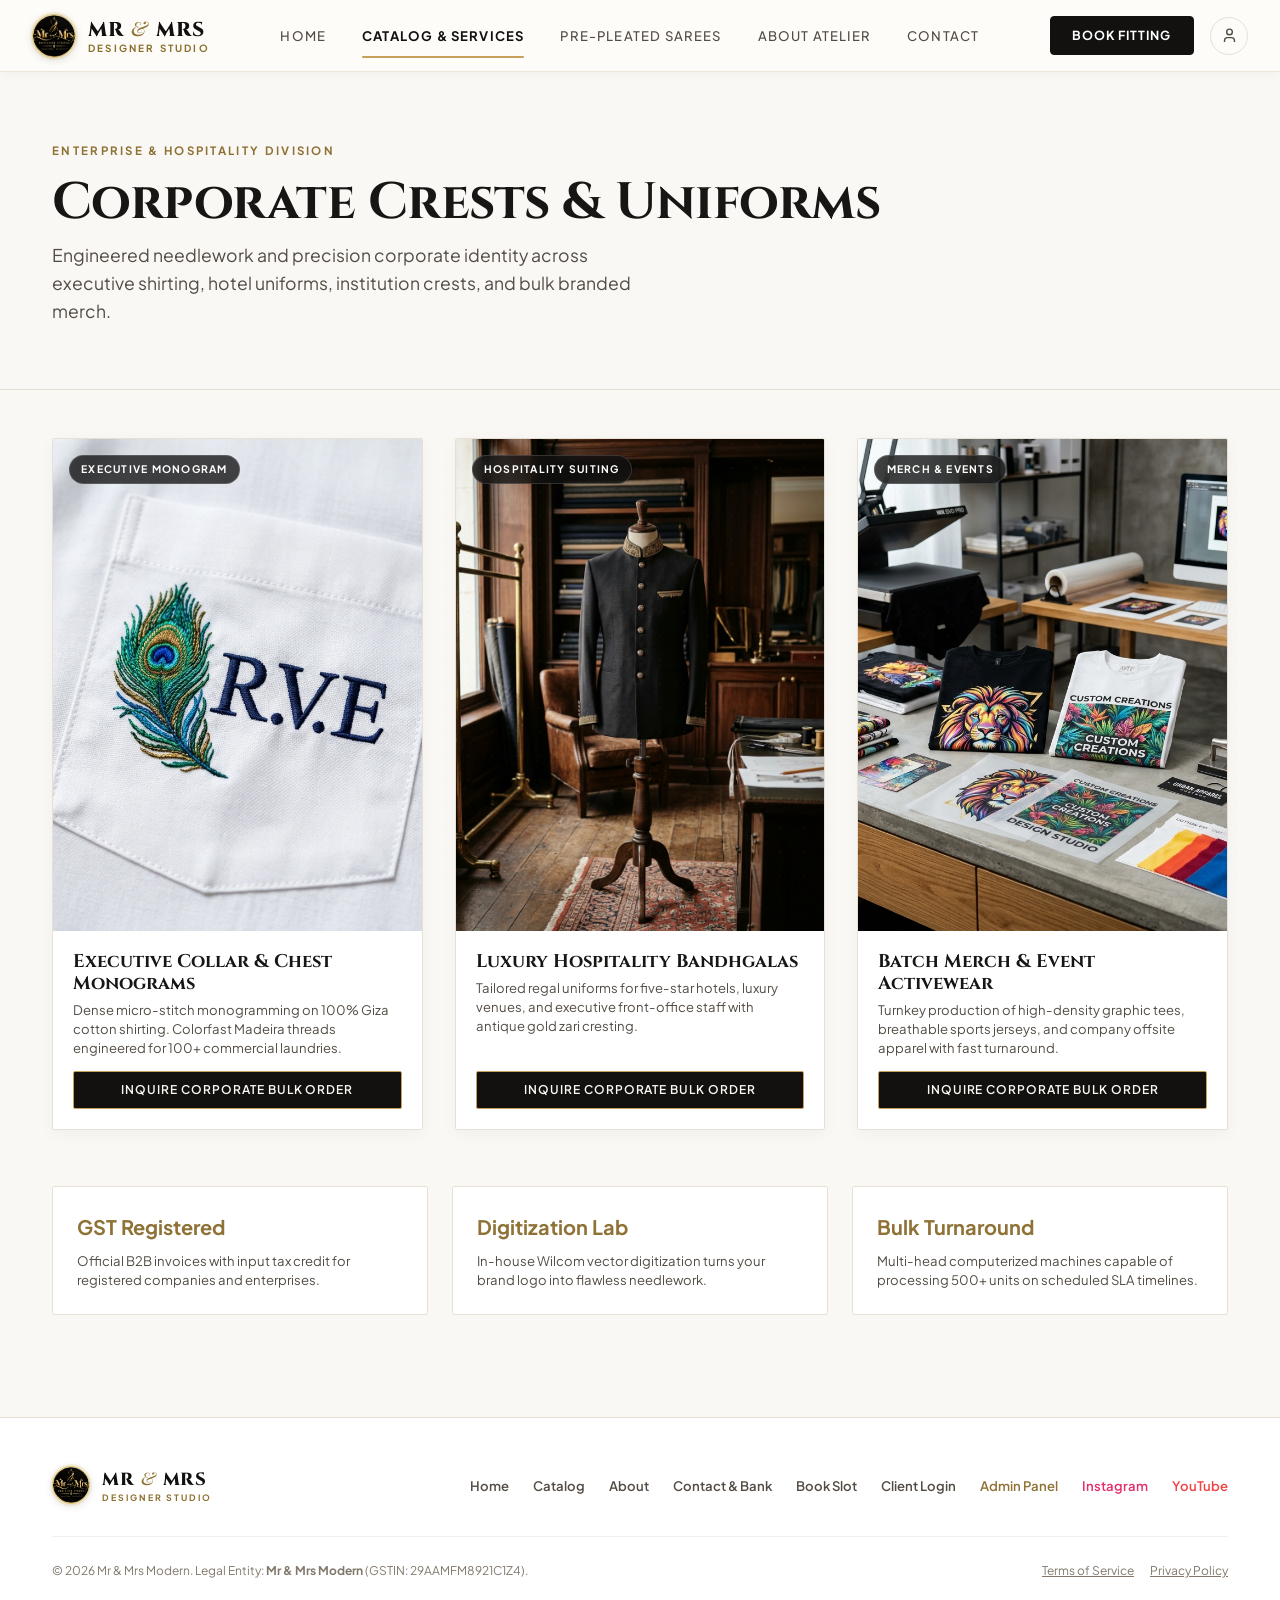
<file: corporate.html>
<!DOCTYPE html>
<html lang="en">
<head>
  <meta charset="UTF-8">
  <meta name="viewport" content="width=device-width, initial-scale=1.0, maximum-scale=5.0">
  <title>Corporate Crests &amp; Uniform Apparel — Mr &amp; Mrs Modern</title>
  <meta name="description" content="High-precision corporate embroidery, executive shirting, luxury hospitality uniforms, and bulk corporate merchandise with GST invoicing.">

  <!-- Google Fonts -->
  <link rel="preconnect" href="https://fonts.googleapis.com">
  <link rel="preconnect" href="https://fonts.gstatic.com" crossorigin>
  <link href="https://fonts.googleapis.com/css2?family=Cinzel:wght@600;700&family=Playfair+Display:ital,wght@0,500;0,600;1,400&family=Plus+Jakarta+Sans:wght@400;500;600;700;800&display=swap" rel="stylesheet">

  <link rel="stylesheet" href="styles.css?v=multi_page_v2">
  <link rel="icon" type="image/svg+xml" href="assets/images/logo-mark.svg">
</head>
<body>

  <!-- Anchored Luxury Header -->
  <header class="dynamic-island-header" id="dynamicIslandHeader" role="banner">
    <div class="island-inner">
      <a href="index.html" class="island-brand" aria-label="Mr &amp; Mrs Designer Studio Home">
        <img src="assets/images/brand_logo.png" alt="Mr &amp; Mrs Emblem" class="island-logo-crest">
        <div class="island-brand-text">
          <span class="brand-name">Mr <span class="brand-amp">&amp;</span> Mrs</span>
          <span class="brand-tagline">DESIGNER STUDIO</span>
        </div>
      </a>

      <nav class="island-nav" aria-label="Main Navigation">
        <a href="index.html" class="island-nav-link ">Home</a>
        <a href="catalog.html" class="island-nav-link active">Catalog &amp; Services</a>
        <a href="saree-pleating.html" class="island-nav-link ">Pre-Pleated Sarees</a>
        <a href="about.html" class="island-nav-link ">About Atelier</a>
        <a href="contact.html" class="island-nav-link ">Contact</a>
      </nav>

      <div class="island-actions">
        <a href="booking.html" class="island-btn-book">
          <span>Book Fitting</span>
        </a>

        <a href="auth.html" class="island-auth-link" title="Client Portal" aria-label="Client Sign In">
          <svg width="17" height="17" viewBox="0 0 24 24" fill="none" stroke="currentColor" stroke-width="2"><path d="M19 21v-2a4 4 0 0 0-4-4H9a4 4 0 0 0-4 4v2"/><circle cx="12" cy="7" r="4"/></svg>
        </a>

        <button class="mobile-toggle" id="islandMobileToggle" aria-label="Open Navigation Menu">
          <span></span>
          <span></span>
          <span></span>
        </button>
      </div>
    </div>
  </header>

  <!-- Lookbook Hero -->
  <section class="lookbook-hero">
    <div class="container">
      <div class="anim-fade-up">
        <span class="eyebrow">Enterprise &amp; Hospitality Division</span>
        <h1 class="lookbook-title">Corporate Crests &amp; Uniforms</h1>
        <p class="lookbook-subtitle">
          Engineered needlework and precision corporate identity across executive shirting, hotel uniforms, institution crests, and bulk branded merch.
        </p>
      </div>
    </div>
  </section>

  <!-- Visual Photo Gallery -->
  <section class="section" style="padding-top: 3rem;">
    <div class="container">
      <div class="visual-gallery-grid">

        <!-- Photo 1: Executive Shirt Monogram -->
        <article class="photo-card anim-fade-up">
          <div class="photo-card-img-wrap">
            <img src="assets/images/executive_shirt_embroidery.jpg" alt="Executive Shirt Embroidery with Precision Crest">
            <div class="photo-card-overlay">
              <span class="photo-tag">Executive Monogram</span>
            </div>
          </div>
          <div class="photo-card-body">
            <h2 class="photo-card-title">Executive Collar &amp; Chest Monograms</h2>
            <p class="photo-card-caption">Dense micro-stitch monogramming on 100% Giza cotton shirting. Colorfast Madeira threads engineered for 100+ commercial laundries.</p>
            <a href="https://wa.me/919943214618?text=Hello!%20I%20would%20like%20to%20inquire%20about%20Executive%20Shirt%20Embroidery%20for%20our%20company." target="_blank" class="btn btn-primary btn-sm" style="width: 100%;">
              Inquire Corporate Bulk Order
            </a>
          </div>
        </article>

        <!-- Photo 2: Hospitality & Formal Bandhgala -->
        <article class="photo-card anim-fade-up" style="animation-delay: 0.1s;">
          <div class="photo-card-img-wrap">
            <img src="assets/images/bespoke_mens_sherwani.jpg" alt="Hospitality & Event Bandhgala Uniforms">
            <div class="photo-card-overlay">
              <span class="photo-tag">Hospitality Suiting</span>
            </div>
          </div>
          <div class="photo-card-body">
            <h2 class="photo-card-title">Luxury Hospitality Bandhgalas</h2>
            <p class="photo-card-caption">Tailored regal uniforms for five-star hotels, luxury venues, and executive front-office staff with antique gold zari cresting.</p>
            <a href="https://wa.me/919943214618?text=Hello!%20I%20would%20like%20to%20order%20Hospitality%20Uniforms%20for%20our%20hotel%20or%20venue." target="_blank" class="btn btn-primary btn-sm" style="width: 100%;">
              Inquire Corporate Bulk Order
            </a>
          </div>
        </article>

        <!-- Photo 3: Bulk Branded Merch & DTF -->
        <article class="photo-card anim-fade-up" style="animation-delay: 0.2s;">
          <div class="photo-card-img-wrap">
            <img src="assets/images/dtf_sublimation_apparel.jpg" alt="Commercial DTF and Sublimation Printing Facility">
            <div class="photo-card-overlay">
              <span class="photo-tag">Merch &amp; Events</span>
            </div>
          </div>
          <div class="photo-card-body">
            <h2 class="photo-card-title">Batch Merch &amp; Event Activewear</h2>
            <p class="photo-card-caption">Turnkey production of high-density graphic tees, breathable sports jerseys, and company offsite apparel with fast turnaround.</p>
            <a href="https://wa.me/919943214618?text=Hello!%20I%20would%20like%20a%20quotation%20for%20Bulk%20Corporate%20Merchandise." target="_blank" class="btn btn-primary btn-sm" style="width: 100%;">
              Inquire Corporate Bulk Order
            </a>
          </div>
        </article>

      </div>

      <!-- Corporate Perks Box -->
      <div style="margin-top: 3.5rem;" class="anim-fade-up">
        <div style="display: grid; grid-template-columns: repeat(auto-fit, minmax(260px, 1fr)); gap: 1.5rem;">
          <div style="background: var(--color-surface); border: 1px solid var(--border-light); padding: 1.5rem; border-radius: var(--radius-xs);">
            <div style="font-size: 1.25rem; margin-bottom: 0.5rem; color: var(--gold-zari-dark); font-weight: 700;">GST Registered</div>
            <p style="font-size: 0.82rem; color: var(--ink-secondary); margin: 0; line-height: 1.5;">Official B2B invoices with input tax credit for registered companies and enterprises.</p>
          </div>
          <div style="background: var(--color-surface); border: 1px solid var(--border-light); padding: 1.5rem; border-radius: var(--radius-xs);">
            <div style="font-size: 1.25rem; margin-bottom: 0.5rem; color: var(--gold-zari-dark); font-weight: 700;">Digitization Lab</div>
            <p style="font-size: 0.82rem; color: var(--ink-secondary); margin: 0; line-height: 1.5;">In-house Wilcom vector digitization turns your brand logo into flawless needlework.</p>
          </div>
          <div style="background: var(--color-surface); border: 1px solid var(--border-light); padding: 1.5rem; border-radius: var(--radius-xs);">
            <div style="font-size: 1.25rem; margin-bottom: 0.5rem; color: var(--gold-zari-dark); font-weight: 700;">Bulk Turnaround</div>
            <p style="font-size: 0.82rem; color: var(--ink-secondary); margin: 0; line-height: 1.5;">Multi-head computerized machines capable of processing 500+ units on scheduled SLA timelines.</p>
          </div>
        </div>
      </div>

    </div>
  </section>

    <!-- Minimal Luxury Footer -->
  <footer class="footer-main" role="contentinfo" style="border-top: 1px solid var(--border-light); padding: 3rem 0 2rem; background: var(--color-surface);">
    <div class="container">
      <div style="display: flex; justify-content: space-between; align-items: center; flex-wrap: wrap; gap: 1.5rem; padding-bottom: 2rem; border-bottom: 1px solid rgba(0,0,0,0.06);">
        <a href="index.html" class="island-brand">
          <img src="assets/images/brand_logo.png" alt="Mr &amp; Mrs Emblem" class="island-logo-crest" style="width: 38px; height: 38px;">
          <div class="island-brand-text">
            <span class="brand-name" style="font-size: 1.1rem;">Mr <span class="brand-amp">&amp;</span> Mrs</span>
            <span class="brand-tagline" style="font-size: 0.55rem;">DESIGNER STUDIO</span>
          </div>
        </a>

        <div style="display: flex; gap: 1.5rem; flex-wrap: wrap; font-size: 0.82rem; font-weight: 600;">
          <a href="index.html" style="color: var(--ink-secondary); text-decoration: none;">Home</a>
          <a href="catalog.html" style="color: var(--ink-secondary); text-decoration: none;">Catalog</a>
          <a href="about.html" style="color: var(--ink-secondary); text-decoration: none;">About</a>
          <a href="contact.html" style="color: var(--ink-secondary); text-decoration: none;">Contact &amp; Bank</a>
          <a href="booking.html" style="color: var(--ink-secondary); text-decoration: none;">Book Slot</a>
          <a href="auth.html" style="color: var(--ink-secondary); text-decoration: none;">Client Login</a>
          <a href="admin.html" style="color: var(--gold-zari-dark); text-decoration: none;">Admin Panel</a>
          <a href="https://www.instagram.com/mr_and_mrs_designer_studio" target="_blank" rel="noopener" style="color: #E1306C; text-decoration: none;">Instagram</a>
          <a href="https://youtube.com/@all-is-possible" target="_blank" rel="noopener" style="color: #EF4444; text-decoration: none;">YouTube</a>
        </div>
      </div>

      <div style="display: flex; justify-content: space-between; align-items: center; flex-wrap: wrap; gap: 1rem; padding-top: 1.5rem; font-size: 0.75rem; color: var(--ink-muted);">
        <p>&copy; 2026 Mr &amp; Mrs Modern. Legal Entity: <strong>Mr &amp; Mrs Modern</strong> (GSTIN: 29AAMFM8921C1Z4).</p>
        <div style="display: flex; gap: 1rem;">
          <a href="terms.html" style="color: var(--ink-muted); text-decoration: underline;">Terms of Service</a>
          <a href="privacy.html" style="color: var(--ink-muted); text-decoration: underline;">Privacy Policy</a>
        </div>
      </div>
    </div>
  </footer>

  <!-- Sticky Mobile Bottom App Bar -->
  <nav class="mobile-bottom-bar" aria-label="Mobile Quick Actions">
    <a href="index.html" class="bottom-bar-action">
      <svg viewBox="0 0 24 24" fill="none" stroke="currentColor" stroke-width="2"><path d="m3 9 9-7 9 7v11a2 2 0 0 1-2 2H5a2 2 0 0 1-2-2z"/></svg>
      <span>Home</span>
    </a>
    <a href="catalog.html" class="bottom-bar-action">
      <svg viewBox="0 0 24 24" fill="none" stroke="currentColor" stroke-width="2"><rect width="7" height="7" x="3" y="3" rx="1"/><rect width="7" height="7" x="14" y="3" rx="1"/><rect width="7" height="7" x="14" y="14" rx="1"/><rect width="7" height="7" x="3" y="14" rx="1"/></svg>
      <span>Catalog</span>
    </a>
    <a href="booking.html?service=corporate" class="bottom-bar-action" style="color: var(--gold-zari-dark);">
      <svg viewBox="0 0 24 24" fill="none" stroke="currentColor" stroke-width="2"><rect width="18" height="18" x="3" y="4" rx="2" ry="2"/><line x1="16" x2="16" y1="2" y2="6"/><line x1="8" x2="8" y1="2" y2="6"/><line x1="3" x2="21" y1="10" y2="10"/></svg>
      <span>Book Slot</span>
    </a>
    <a href="contact.html" class="bottom-bar-action">
      <svg viewBox="0 0 24 24" fill="none" stroke="currentColor" stroke-width="2"><path d="M22 16.92v3a2 2 0 0 1-2.18 2 19.79 19.79 0 0 1-8.63-3.07 19.5 19.5 0 0 1-6-6 19.79 19.79 0 0 1-3.07-8.67A2 2 0 0 1 4.11 2h3a2 2 0 0 1 2 1.72 12.84 12.84 0 0 0 .7 2.81 2 2 0 0 1-.45 2.11L8.09 9.91a16 16 0 0 0 6 6l1.27-1.27a2 2 0 0 1 2.11-.45 12.84 12.84 0 0 0 2.81.7A2 2 0 0 1 22 16.92z"/></svg>
      <span>Contact</span>
    </a>
  </nav>

  <!-- Mobile Drawer Overlay -->
  <div class="mobile-drawer-overlay" id="mobileDrawerOverlay" style="display: none;" aria-hidden="true">
    <div class="mobile-drawer-backdrop" id="mobileDrawerBackdrop"></div>
    <div class="mobile-drawer" role="dialog" aria-modal="true" aria-label="Mobile Navigation">
      <div class="drawer-header">
        <a href="index.html" class="brand-mark">
          <img src="assets/images/logo.svg" alt="MR &amp; MRS MODERN" style="height: 32px; width: auto; max-width: 200px;">
        </a>
        <button class="drawer-close" id="drawerCloseBtn" aria-label="Close menu">&times;</button>
      </div>

      <ul class="drawer-links">
        <li><a href="index.html" class="drawer-link">Home <span>&rarr;</span></a></li>
        <li><a href="catalog.html" class="drawer-link">Catalog &amp; Services <span>&rarr;</span></a></li>
        <li><a href="embroidery.html" class="drawer-link">Bridal Embroidery <span>&rarr;</span></a></li>
        <li><a href="saree-pleating.html" class="drawer-link">Saree Pre-Pleating <span>&rarr;</span></a></li>
        <li><a href="kids-couture.html" class="drawer-link">Kids Couture <span>&rarr;</span></a></li>
        <li><a href="tailoring.html" class="drawer-link">Unisex Tailoring <span>&rarr;</span></a></li>
        <li><a href="printing.html" class="drawer-link">DTF &amp; Sublimation <span>&rarr;</span></a></li>
        <li><a href="corporate.html" class="drawer-link" style="color: var(--gold-zari-dark); font-weight: 700;">Corporate Crests <span>&rarr;</span></a></li>
        <li><a href="about.html" class="drawer-link">About Atelier <span>&rarr;</span></a></li>
        <li><a href="contact.html" class="drawer-link">Contact &amp; Bank Details <span>&rarr;</span></a></li>
        <li><a href="booking.html" class="drawer-link">Book Fitting Slot <span>&rarr;</span></a></li>
        <li><a href="admin.html" class="drawer-link" style="color: var(--gold-zari-dark);">Admin Panel (Supabase) <span>&rarr;</span></a></li>
      </ul>

      <div class="drawer-footer">
        <a href="booking.html?service=corporate" class="btn btn-gold btn-sm" style="width: 100%; border-radius: 9999px;">Book Corporate Sizing</a>
      </div>
    </div>
  </div>

  <script src="script.js?v=multi_page_v2"></script>
</body>
</html>
</file>
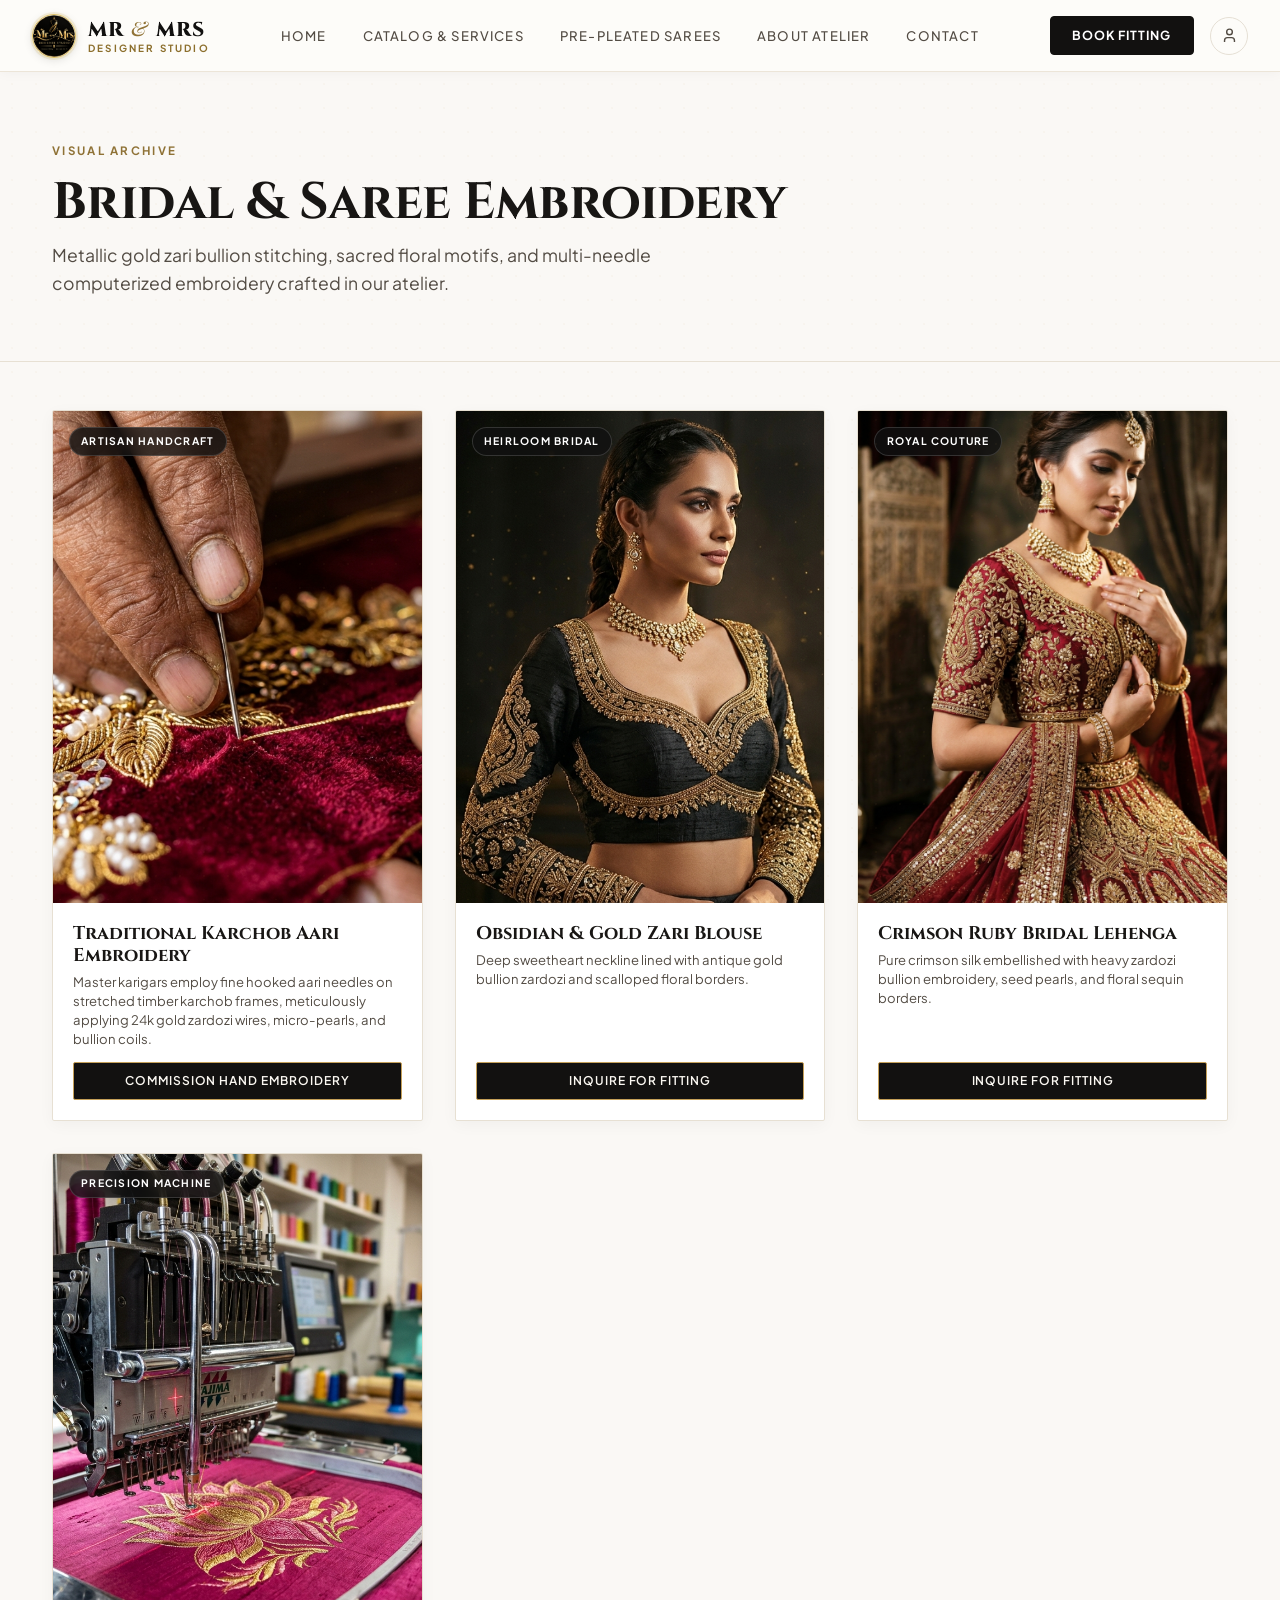
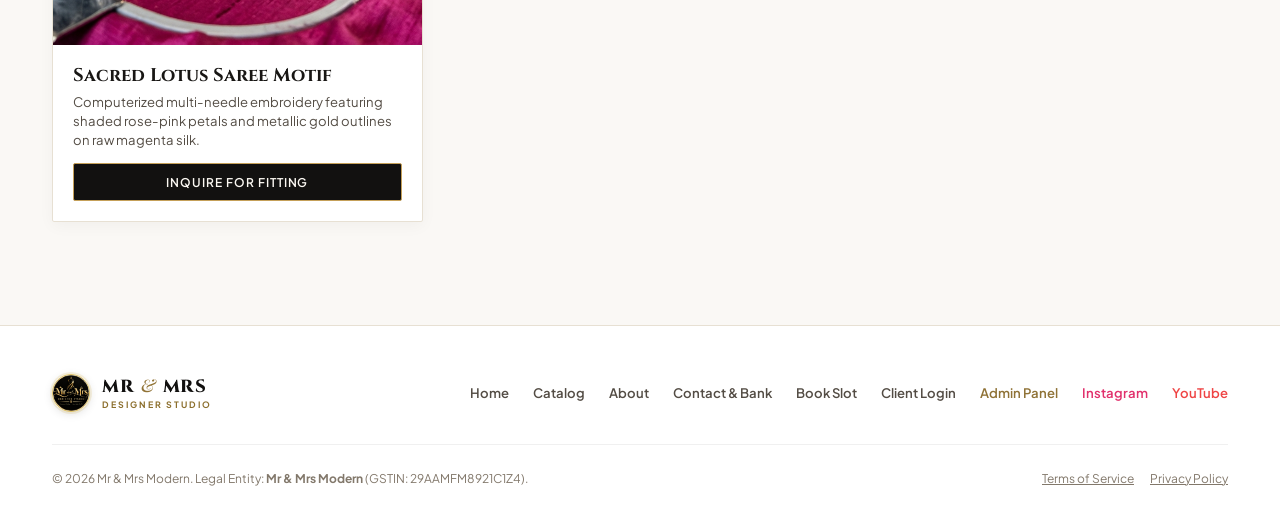
<file: embroidery.html>
<!DOCTYPE html>
<html lang="en">
<head>
  <meta charset="UTF-8">
  <meta name="viewport" content="width=device-width, initial-scale=1.0, maximum-scale=5.0">
  <title>Bridal &amp; Saree Embroidery — Mr &amp; Mrs Modern</title>
  <meta name="description" content="Visual lookbook of bespoke bridal blouse zardozi embroidery, metallic zari threadwork, and sacred floral motifs.">

  <!-- Google Fonts -->
  <link rel="preconnect" href="https://fonts.googleapis.com">
  <link rel="preconnect" href="https://fonts.gstatic.com" crossorigin>
  <link href="https://fonts.googleapis.com/css2?family=Cinzel:wght@600;700&family=Playfair+Display:ital,wght@0,500;0,600;1,400&family=Plus+Jakarta+Sans:wght@400;500;600;700;800&display=swap" rel="stylesheet">

  <link rel="stylesheet" href="styles.css?v=multi_page_v2">
  <link rel="icon" type="image/svg+xml" href="assets/images/logo-mark.svg">
</head>
<body>

  <!-- Dynamic Island Floating Header -->
  <!-- Anchored Luxury Header -->
  <header class="dynamic-island-header" id="dynamicIslandHeader" role="banner">
    <div class="island-inner">
      <a href="index.html" class="island-brand" aria-label="Mr &amp; Mrs Designer Studio Home">
        <img src="assets/images/brand_logo.png" alt="Mr &amp; Mrs Emblem" class="island-logo-crest">
        <div class="island-brand-text">
          <span class="brand-name">Mr <span class="brand-amp">&amp;</span> Mrs</span>
          <span class="brand-tagline">DESIGNER STUDIO</span>
        </div>
      </a>

      <nav class="island-nav" aria-label="Main Navigation">
        <a href="index.html" class="island-nav-link">Home</a>
        <a href="catalog.html" class="island-nav-link">Catalog &amp; Services</a>
        <a href="saree-pleating.html" class="island-nav-link">Pre-Pleated Sarees</a>
        <a href="about.html" class="island-nav-link">About Atelier</a>
        <a href="contact.html" class="island-nav-link">Contact</a>
      </nav>

      <div class="island-actions">
        <a href="booking.html" class="island-btn-book">
          <span>Book Fitting</span>
        </a>

        <a href="auth.html" class="island-auth-link" title="Client Portal" aria-label="Client Sign In">
          <svg width="17" height="17" viewBox="0 0 24 24" fill="none" stroke="currentColor" stroke-width="2"><path d="M19 21v-2a4 4 0 0 0-4-4H9a4 4 0 0 0-4 4v2"/><circle cx="12" cy="7" r="4"/></svg>
        </a>

        <button class="mobile-toggle" id="islandMobileToggle" aria-label="Open Navigation Menu">
          <span></span>
          <span></span>
          <span></span>
        </button>
      </div>
    </div>
  </header>

  <!-- Category Lookbook Hero Banner -->
  <section class="lookbook-hero">
    <div class="container">

      <div class="anim-fade-up">
        <span class="eyebrow">Visual Archive</span>
        <h1 class="lookbook-title">Bridal &amp; Saree Embroidery</h1>
        <p class="lookbook-subtitle">
          Metallic gold zari bullion stitching, sacred floral motifs, and multi-needle computerized embroidery crafted in our atelier.
        </p>
      </div>
    </div>
  </section>

  <!-- Visual-First Photo Gallery Grid -->
  <section class="section" style="padding-top: 3rem;">
    <div class="container">
      <div class="visual-gallery-grid">

        <!-- Photo 0: Master Artisan Aari & Karchob Handcraft (New High-Res Photo) -->
        <article class="photo-card anim-fade-up">
          <div class="photo-card-img-wrap">
            <img src="assets/images/bridal_aari_embroidery.jpg" alt="Master Embroidery Artisan working on Karchob Frame">
            <div class="photo-card-overlay">
              <span class="photo-tag">Artisan Handcraft</span>
            </div>
          </div>
          <div class="photo-card-body">
            <h2 class="photo-card-title">Traditional Karchob Aari Embroidery</h2>
            <p class="photo-card-caption">Master karigars employ fine hooked aari needles on stretched timber karchob frames, meticulously applying 24k gold zardozi wires, micro-pearls, and bullion coils.</p>
            <a href="booking.html?service=embroidery" class="btn btn-primary btn-sm" style="width: 100%;">
              Commission Hand Embroidery
            </a>
          </div>
        </article>

        <!-- Photo 1: Obsidian Bridal Blouse -->
        <article class="photo-card anim-fade-up" style="animation-delay: 0.05s;">
          <div class="photo-card-img-wrap">
            <img src="assets/images/hero_bridal_embroidery.jpg" alt="Bridal Blouse Zari Embroidery on Obsidian Silk">
            <div class="photo-card-overlay">
              <span class="photo-tag">Heirloom Bridal</span>
            </div>
          </div>
          <div class="photo-card-body">
            <h2 class="photo-card-title">Obsidian &amp; Gold Zari Blouse</h2>
            <p class="photo-card-caption">Deep sweetheart neckline lined with antique gold bullion zardozi and scalloped floral borders.</p>
            <a href="https://wa.me/919943214618?text=Hello!%20I%20would%20like%20to%20inquire%20about%20the%20Obsidian%20Bridal%20Blouse%20embroidery." target="_blank" class="btn btn-primary btn-sm" style="width: 100%;">
              Inquire for Fitting
            </a>
          </div>
        </article>

        <!-- Photo 2: Crimson Ruby Lehenga -->
        <article class="photo-card anim-fade-up" style="animation-delay: 0.1s;">
          <div class="photo-card-img-wrap">
            <img src="assets/images/bridal_lehenga_detail.jpg" alt="Crimson Ruby Silk & Gold Zardozi Lehenga">
            <div class="photo-card-overlay">
              <span class="photo-tag">Royal Couture</span>
            </div>
          </div>
          <div class="photo-card-body">
            <h2 class="photo-card-title">Crimson Ruby Bridal Lehenga</h2>
            <p class="photo-card-caption">Pure crimson silk embellished with heavy zardozi bullion embroidery, seed pearls, and floral sequin borders.</p>
            <a href="https://wa.me/919943214618?text=Hello!%20I%20would%20like%20to%20inquire%20about%20the%20Crimson%20Ruby%20Bridal%20Lehenga." target="_blank" class="btn btn-primary btn-sm" style="width: 100%;">
              Inquire for Fitting
            </a>
          </div>
        </article>

        <!-- Photo 3: Machine Lotus Silk Motif -->
        <article class="photo-card anim-fade-up" style="animation-delay: 0.2s;">
          <div class="photo-card-img-wrap">
            <img src="assets/images/machine_lotus_embroidery.jpg" alt="Multi-needle Lotus Embroidery on Raw Magenta Silk">
            <div class="photo-card-overlay">
              <span class="photo-tag">Precision Machine</span>
            </div>
          </div>
          <div class="photo-card-body">
            <h2 class="photo-card-title">Sacred Lotus Saree Motif</h2>
            <p class="photo-card-caption">Computerized multi-needle embroidery featuring shaded rose-pink petals and metallic gold outlines on raw magenta silk.</p>
            <a href="https://wa.me/919943214618?text=Hello!%20I%20would%20like%20to%20inquire%20about%20the%20Sacred%20Lotus%20Embroidery." target="_blank" class="btn btn-primary btn-sm" style="width: 100%;">
              Inquire for Fitting
            </a>
          </div>
        </article>

      </div>
    </div>
  </section>

    <!-- Minimal Luxury Footer -->
  <footer class="footer-main" role="contentinfo" style="border-top: 1px solid var(--border-light); padding: 3rem 0 2rem; background: var(--color-surface);">
    <div class="container">
      <div style="display: flex; justify-content: space-between; align-items: center; flex-wrap: wrap; gap: 1.5rem; padding-bottom: 2rem; border-bottom: 1px solid rgba(0,0,0,0.06);">
        <a href="index.html" class="island-brand">
          <img src="assets/images/brand_logo.png" alt="Mr &amp; Mrs Emblem" class="island-logo-crest" style="width: 38px; height: 38px;">
          <div class="island-brand-text">
            <span class="brand-name" style="font-size: 1.1rem;">Mr <span class="brand-amp">&amp;</span> Mrs</span>
            <span class="brand-tagline" style="font-size: 0.55rem;">DESIGNER STUDIO</span>
          </div>
        </a>

        <div style="display: flex; gap: 1.5rem; flex-wrap: wrap; font-size: 0.82rem; font-weight: 600;">
          <a href="index.html" style="color: var(--ink-secondary); text-decoration: none;">Home</a>
          <a href="catalog.html" style="color: var(--ink-secondary); text-decoration: none;">Catalog</a>
          <a href="about.html" style="color: var(--ink-secondary); text-decoration: none;">About</a>
          <a href="contact.html" style="color: var(--ink-secondary); text-decoration: none;">Contact &amp; Bank</a>
          <a href="booking.html" style="color: var(--ink-secondary); text-decoration: none;">Book Slot</a>
          <a href="auth.html" style="color: var(--ink-secondary); text-decoration: none;">Client Login</a>
          <a href="admin.html" style="color: var(--gold-zari-dark); text-decoration: none;">Admin Panel</a>
          <a href="https://www.instagram.com/mr_and_mrs_designer_studio" target="_blank" rel="noopener" style="color: #E1306C; text-decoration: none;">Instagram</a>
          <a href="https://youtube.com/@all-is-possible" target="_blank" rel="noopener" style="color: #EF4444; text-decoration: none;">YouTube</a>
        </div>
      </div>

      <div style="display: flex; justify-content: space-between; align-items: center; flex-wrap: wrap; gap: 1rem; padding-top: 1.5rem; font-size: 0.75rem; color: var(--ink-muted);">
        <p>&copy; 2026 Mr &amp; Mrs Modern. Legal Entity: <strong>Mr &amp; Mrs Modern</strong> (GSTIN: 29AAMFM8921C1Z4).</p>
        <div style="display: flex; gap: 1rem;">
          <a href="terms.html" style="color: var(--ink-muted); text-decoration: underline;">Terms of Service</a>
          <a href="privacy.html" style="color: var(--ink-muted); text-decoration: underline;">Privacy Policy</a>
        </div>
      </div>
    </div>
  </footer>

  <!-- Sticky Mobile Bottom App Bar -->
  <nav class="mobile-bottom-bar" aria-label="Mobile Quick Actions">
    <a href="index.html" class="bottom-bar-action">
      <svg viewBox="0 0 24 24" fill="none" stroke="currentColor" stroke-width="2"><path d="m3 9 9-7 9 7v11a2 2 0 0 1-2 2H5a2 2 0 0 1-2-2z"/></svg>
      <span>Home</span>
    </a>
    <a href="catalog.html" class="bottom-bar-action">
      <svg viewBox="0 0 24 24" fill="none" stroke="currentColor" stroke-width="2"><rect width="7" height="7" x="3" y="3" rx="1"/><rect width="7" height="7" x="14" y="3" rx="1"/><rect width="7" height="7" x="14" y="14" rx="1"/><rect width="7" height="7" x="3" y="14" rx="1"/></svg>
      <span>Catalog</span>
    </a>
    <a href="booking.html?service=embroidery" class="bottom-bar-action" style="color: var(--gold-zari-dark);">
      <svg viewBox="0 0 24 24" fill="none" stroke="currentColor" stroke-width="2"><rect width="18" height="18" x="3" y="4" rx="2" ry="2"/><line x1="16" x2="16" y1="2" y2="6"/><line x1="8" x2="8" y1="2" y2="6"/><line x1="3" x2="21" y1="10" y2="10"/></svg>
      <span>Book Slot</span>
    </a>
    <a href="contact.html" class="bottom-bar-action">
      <svg viewBox="0 0 24 24" fill="none" stroke="currentColor" stroke-width="2"><path d="M22 16.92v3a2 2 0 0 1-2.18 2 19.79 19.79 0 0 1-8.63-3.07 19.5 19.5 0 0 1-6-6 19.79 19.79 0 0 1-3.07-8.67A2 2 0 0 1 4.11 2h3a2 2 0 0 1 2 1.72 12.84 12.84 0 0 0 .7 2.81 2 2 0 0 1-.45 2.11L8.09 9.91a16 16 0 0 0 6 6l1.27-1.27a2 2 0 0 1 2.11-.45 12.84 12.84 0 0 0 2.81.7A2 2 0 0 1 22 16.92z"/></svg>
      <span>Contact</span>
    </a>
  </nav>

  <!-- Modern Minimal Glassmorphic Mobile Drawer -->
  <div class="mobile-drawer-overlay" id="mobileDrawerOverlay" style="display: none;" aria-hidden="true">
    <div class="mobile-drawer-backdrop" id="mobileDrawerBackdrop"></div>
    <div class="mobile-drawer" role="dialog" aria-modal="true" aria-label="Mobile Navigation">
      <div class="drawer-header">
        <a href="index.html" class="brand-mark">
          <img src="assets/images/logo.svg" alt="MR &amp; MRS MODERN" style="height: 32px; width: auto; max-width: 200px;">
        </a>
        <button class="drawer-close" id="drawerCloseBtn" aria-label="Close menu">&times;</button>
      </div>

      <ul class="drawer-links">
        <li><a href="index.html" class="drawer-link">Home <span>&rarr;</span></a></li>
        <li><a href="catalog.html" class="drawer-link">Catalog &amp; Services <span>&rarr;</span></a></li>
        <li><a href="embroidery.html" class="drawer-link" style="color: var(--gold-zari-dark); font-weight: 700;">Bridal Embroidery <span>&rarr;</span></a></li>
        <li><a href="saree-pleating.html" class="drawer-link">Saree Pre-Pleating <span>&rarr;</span></a></li>
        <li><a href="kids-couture.html" class="drawer-link">Kids Couture <span>&rarr;</span></a></li>
        <li><a href="tailoring.html" class="drawer-link">Unisex Tailoring <span>&rarr;</span></a></li>
        <li><a href="printing.html" class="drawer-link">DTF &amp; Sublimation <span>&rarr;</span></a></li>
        <li><a href="corporate.html" class="drawer-link">Corporate Crests <span>&rarr;</span></a></li>
        <li><a href="about.html" class="drawer-link">About Atelier <span>&rarr;</span></a></li>
        <li><a href="contact.html" class="drawer-link">Contact &amp; Bank Details <span>&rarr;</span></a></li>
        <li><a href="booking.html" class="drawer-link">Book Fitting Slot <span>&rarr;</span></a></li>
        <li><a href="admin.html" class="drawer-link" style="color: var(--gold-zari-dark);">Admin Panel (Supabase) <span>&rarr;</span></a></li>
      </ul>

      <div class="drawer-footer">
        <a href="booking.html?service=embroidery" class="btn btn-gold btn-sm" style="width: 100%; border-radius: 9999px;">Schedule Private Fitting</a>
      </div>
    </div>
  </div>

  <script src="script.js?v=multi_page_v2"></script>
</body>
</html>
</file>
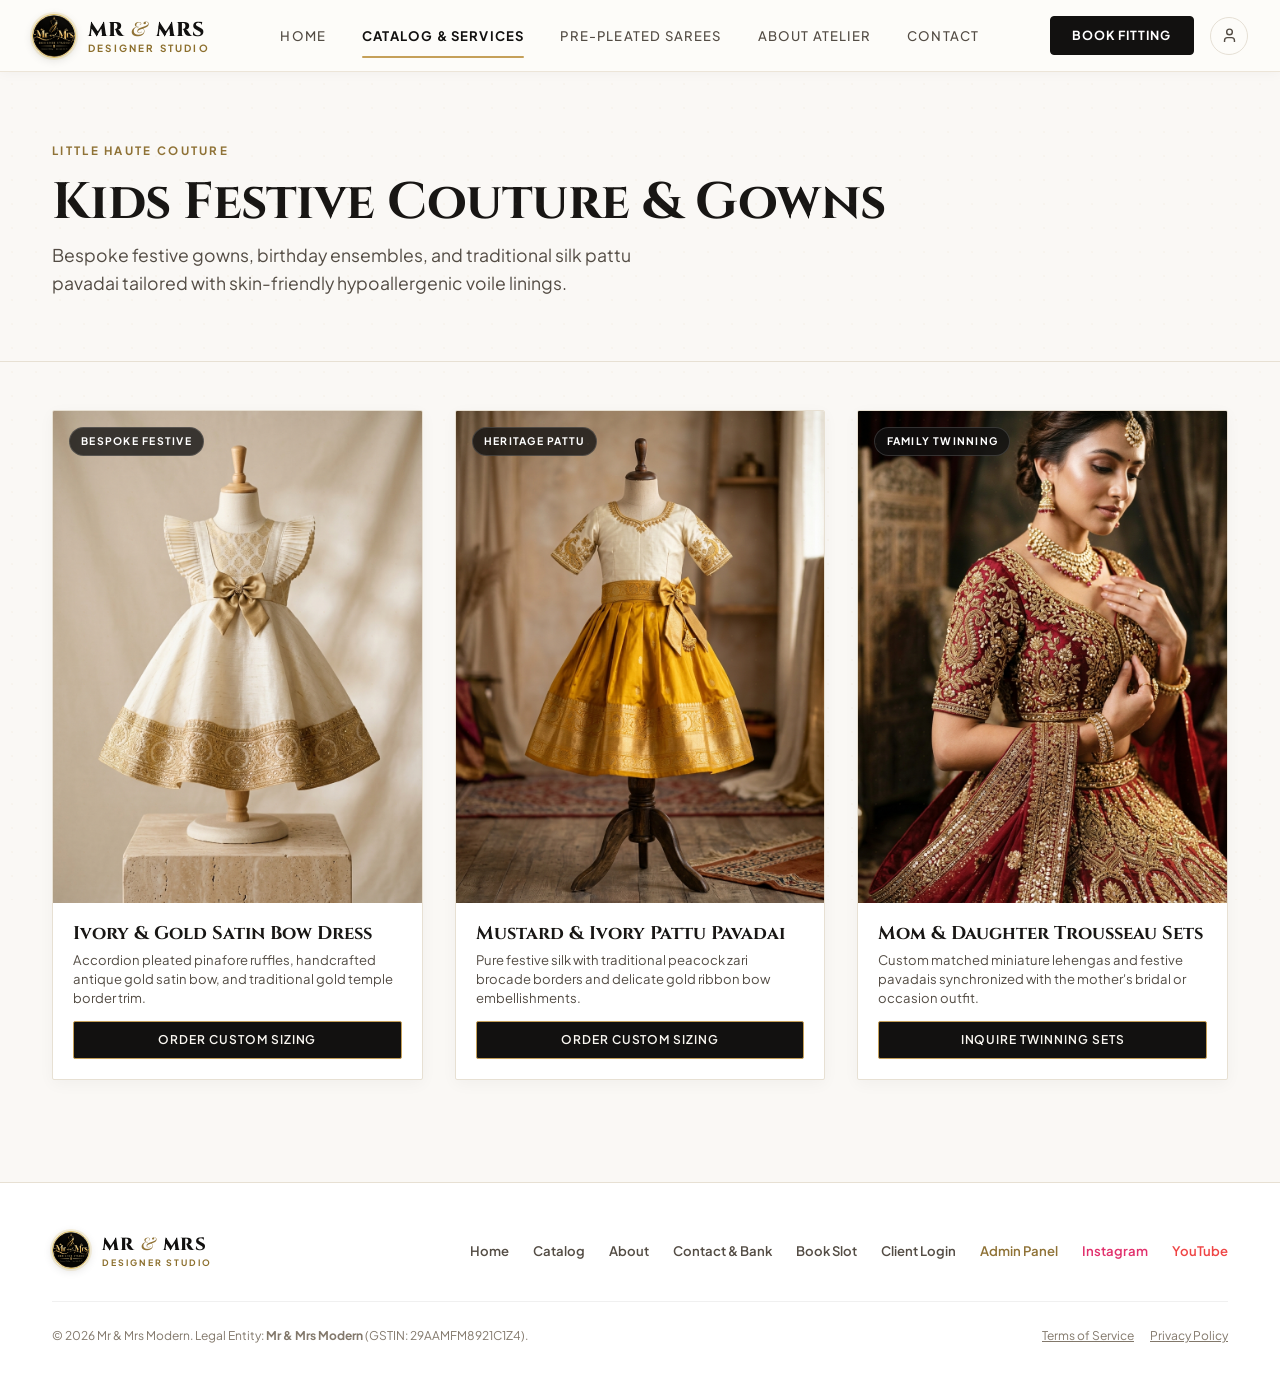
<file: kids-couture.html>
<!DOCTYPE html>
<html lang="en">
<head>
  <meta charset="UTF-8">
  <meta name="viewport" content="width=device-width, initial-scale=1.0, maximum-scale=5.0">
  <title>Kids Festive Couture — Mr &amp; Mrs Modern</title>
  <meta name="description" content="Customized luxury children's festive dresses, tiered gowns, and traditional pattu pavadai with hypoallergenic soft voile lining.">

  <!-- Google Fonts -->
  <link rel="preconnect" href="https://fonts.googleapis.com">
  <link rel="preconnect" href="https://fonts.gstatic.com" crossorigin>
  <link href="https://fonts.googleapis.com/css2?family=Cinzel:wght@600;700&family=Playfair+Display:ital,wght@0,500;0,600;1,400&family=Plus+Jakarta+Sans:wght@400;500;600;700;800&display=swap" rel="stylesheet">

  <link rel="stylesheet" href="styles.css?v=multi_page_v2">
  <link rel="icon" type="image/svg+xml" href="assets/images/logo-mark.svg">
</head>
<body>

  <!-- Anchored Luxury Header -->
  <header class="dynamic-island-header" id="dynamicIslandHeader" role="banner">
    <div class="island-inner">
      <a href="index.html" class="island-brand" aria-label="Mr &amp; Mrs Designer Studio Home">
        <img src="assets/images/brand_logo.png" alt="Mr &amp; Mrs Emblem" class="island-logo-crest">
        <div class="island-brand-text">
          <span class="brand-name">Mr <span class="brand-amp">&amp;</span> Mrs</span>
          <span class="brand-tagline">DESIGNER STUDIO</span>
        </div>
      </a>

      <nav class="island-nav" aria-label="Main Navigation">
        <a href="index.html" class="island-nav-link ">Home</a>
        <a href="catalog.html" class="island-nav-link active">Catalog &amp; Services</a>
        <a href="saree-pleating.html" class="island-nav-link ">Pre-Pleated Sarees</a>
        <a href="about.html" class="island-nav-link ">About Atelier</a>
        <a href="contact.html" class="island-nav-link ">Contact</a>
      </nav>

      <div class="island-actions">
        <a href="booking.html" class="island-btn-book">
          <span>Book Fitting</span>
        </a>

        <a href="auth.html" class="island-auth-link" title="Client Portal" aria-label="Client Sign In">
          <svg width="17" height="17" viewBox="0 0 24 24" fill="none" stroke="currentColor" stroke-width="2"><path d="M19 21v-2a4 4 0 0 0-4-4H9a4 4 0 0 0-4 4v2"/><circle cx="12" cy="7" r="4"/></svg>
        </a>

        <button class="mobile-toggle" id="islandMobileToggle" aria-label="Open Navigation Menu">
          <span></span>
          <span></span>
          <span></span>
        </button>
      </div>
    </div>
  </header>

  <!-- Lookbook Hero -->
  <section class="lookbook-hero">
    <div class="container">
      <div class="anim-fade-up">
        <span class="eyebrow">Little Haute Couture</span>
        <h1 class="lookbook-title">Kids Festive Couture &amp; Gowns</h1>
        <p class="lookbook-subtitle">
          Bespoke festive gowns, birthday ensembles, and traditional silk pattu pavadai tailored with skin-friendly hypoallergenic voile linings.
        </p>
      </div>
    </div>
  </section>

  <!-- Visual Photo Gallery -->
  <section class="section" style="padding-top: 3rem;">
    <div class="container">
      <div class="visual-gallery-grid" style="grid-template-columns: repeat(auto-fit, minmax(300px, 1fr));">

        <!-- Photo 1 -->
        <article class="photo-card anim-fade-up">
          <div class="photo-card-img-wrap">
            <img src="assets/images/kids_couture_dress.jpg" alt="Ivory Tiered Kids Silk Dress with Golden Bow">
            <div class="photo-card-overlay">
              <span class="photo-tag">Bespoke Festive</span>
            </div>
          </div>
          <div class="photo-card-body">
            <h2 class="photo-card-title">Ivory &amp; Gold Satin Bow Dress</h2>
            <p class="photo-card-caption">Accordion pleated pinafore ruffles, handcrafted antique gold satin bow, and traditional gold temple border trim.</p>
            <a href="https://wa.me/919943214618?text=Hello!%20I%20would%20like%20to%20order%20the%20Ivory%20%26%20Gold%20Kids%20Festive%20Dress." target="_blank" class="btn btn-primary btn-sm" style="width: 100%;">
              Order Custom Sizing
            </a>
          </div>
        </article>

        <!-- Photo 2 -->
        <article class="photo-card anim-fade-up" style="animation-delay: 0.1s;">
          <div class="photo-card-img-wrap">
            <img src="assets/images/kids_festive_pattu.jpg" alt="Traditional Silk Pattu Pavadai for Girls">
            <div class="photo-card-overlay">
              <span class="photo-tag">Heritage Pattu</span>
            </div>
          </div>
          <div class="photo-card-body">
            <h2 class="photo-card-title">Mustard &amp; Ivory Pattu Pavadai</h2>
            <p class="photo-card-caption">Pure festive silk with traditional peacock zari brocade borders and delicate gold ribbon bow embellishments.</p>
            <a href="https://wa.me/919943214618?text=Hello!%20I%20would%20like%20to%20order%20the%20Traditional%20Pattu%20Pavadai%20kidswear." target="_blank" class="btn btn-primary btn-sm" style="width: 100%;">
              Order Custom Sizing
            </a>
          </div>
        </article>

        <!-- Photo 3 -->
        <article class="photo-card anim-fade-up" style="animation-delay: 0.2s;">
          <div class="photo-card-img-wrap">
            <img src="assets/images/bridal_lehenga_detail.jpg" alt="Mom & Daughter Occasion Twinning Lehenga">
            <div class="photo-card-overlay">
              <span class="photo-tag">Family Twinning</span>
            </div>
          </div>
          <div class="photo-card-body">
            <h2 class="photo-card-title">Mom &amp; Daughter Trousseau Sets</h2>
            <p class="photo-card-caption">Custom matched miniature lehengas and festive pavadais synchronized with the mother's bridal or occasion outfit.</p>
            <a href="https://wa.me/919943214618?text=Hello!%20I%20would%20like%20to%20inquire%20about%20Mom%20%26%20Daughter%20twinning%20couture%20sets." target="_blank" class="btn btn-primary btn-sm" style="width: 100%;">
              Inquire Twinning Sets
            </a>
          </div>
        </article>

      </div>
    </div>
  </section>

    <!-- Minimal Luxury Footer -->
  <footer class="footer-main" role="contentinfo" style="border-top: 1px solid var(--border-light); padding: 3rem 0 2rem; background: var(--color-surface);">
    <div class="container">
      <div style="display: flex; justify-content: space-between; align-items: center; flex-wrap: wrap; gap: 1.5rem; padding-bottom: 2rem; border-bottom: 1px solid rgba(0,0,0,0.06);">
        <a href="index.html" class="island-brand">
          <img src="assets/images/brand_logo.png" alt="Mr &amp; Mrs Emblem" class="island-logo-crest" style="width: 38px; height: 38px;">
          <div class="island-brand-text">
            <span class="brand-name" style="font-size: 1.1rem;">Mr <span class="brand-amp">&amp;</span> Mrs</span>
            <span class="brand-tagline" style="font-size: 0.55rem;">DESIGNER STUDIO</span>
          </div>
        </a>

        <div style="display: flex; gap: 1.5rem; flex-wrap: wrap; font-size: 0.82rem; font-weight: 600;">
          <a href="index.html" style="color: var(--ink-secondary); text-decoration: none;">Home</a>
          <a href="catalog.html" style="color: var(--ink-secondary); text-decoration: none;">Catalog</a>
          <a href="about.html" style="color: var(--ink-secondary); text-decoration: none;">About</a>
          <a href="contact.html" style="color: var(--ink-secondary); text-decoration: none;">Contact &amp; Bank</a>
          <a href="booking.html" style="color: var(--ink-secondary); text-decoration: none;">Book Slot</a>
          <a href="auth.html" style="color: var(--ink-secondary); text-decoration: none;">Client Login</a>
          <a href="admin.html" style="color: var(--gold-zari-dark); text-decoration: none;">Admin Panel</a>
          <a href="https://www.instagram.com/mr_and_mrs_designer_studio" target="_blank" rel="noopener" style="color: #E1306C; text-decoration: none;">Instagram</a>
          <a href="https://youtube.com/@all-is-possible" target="_blank" rel="noopener" style="color: #EF4444; text-decoration: none;">YouTube</a>
        </div>
      </div>

      <div style="display: flex; justify-content: space-between; align-items: center; flex-wrap: wrap; gap: 1rem; padding-top: 1.5rem; font-size: 0.75rem; color: var(--ink-muted);">
        <p>&copy; 2026 Mr &amp; Mrs Modern. Legal Entity: <strong>Mr &amp; Mrs Modern</strong> (GSTIN: 29AAMFM8921C1Z4).</p>
        <div style="display: flex; gap: 1rem;">
          <a href="terms.html" style="color: var(--ink-muted); text-decoration: underline;">Terms of Service</a>
          <a href="privacy.html" style="color: var(--ink-muted); text-decoration: underline;">Privacy Policy</a>
        </div>
      </div>
    </div>
  </footer>

  <!-- Sticky Mobile Bottom App Bar -->
  <nav class="mobile-bottom-bar" aria-label="Mobile Quick Actions">
    <a href="index.html" class="bottom-bar-action">
      <svg viewBox="0 0 24 24" fill="none" stroke="currentColor" stroke-width="2"><path d="m3 9 9-7 9 7v11a2 2 0 0 1-2 2H5a2 2 0 0 1-2-2z"/></svg>
      <span>Home</span>
    </a>
    <a href="catalog.html" class="bottom-bar-action">
      <svg viewBox="0 0 24 24" fill="none" stroke="currentColor" stroke-width="2"><rect width="7" height="7" x="3" y="3" rx="1"/><rect width="7" height="7" x="14" y="3" rx="1"/><rect width="7" height="7" x="14" y="14" rx="1"/><rect width="7" height="7" x="3" y="14" rx="1"/></svg>
      <span>Catalog</span>
    </a>
    <a href="booking.html?service=kids-couture" class="bottom-bar-action" style="color: var(--gold-zari-dark);">
      <svg viewBox="0 0 24 24" fill="none" stroke="currentColor" stroke-width="2"><rect width="18" height="18" x="3" y="4" rx="2" ry="2"/><line x1="16" x2="16" y1="2" y2="6"/><line x1="8" x2="8" y1="2" y2="6"/><line x1="3" x2="21" y1="10" y2="10"/></svg>
      <span>Book Slot</span>
    </a>
    <a href="contact.html" class="bottom-bar-action">
      <svg viewBox="0 0 24 24" fill="none" stroke="currentColor" stroke-width="2"><path d="M22 16.92v3a2 2 0 0 1-2.18 2 19.79 19.79 0 0 1-8.63-3.07 19.5 19.5 0 0 1-6-6 19.79 19.79 0 0 1-3.07-8.67A2 2 0 0 1 4.11 2h3a2 2 0 0 1 2 1.72 12.84 12.84 0 0 0 .7 2.81 2 2 0 0 1-.45 2.11L8.09 9.91a16 16 0 0 0 6 6l1.27-1.27a2 2 0 0 1 2.11-.45 12.84 12.84 0 0 0 2.81.7A2 2 0 0 1 22 16.92z"/></svg>
      <span>Contact</span>
    </a>
  </nav>

  <!-- Mobile Drawer -->
  <div class="mobile-drawer-overlay" id="mobileDrawerOverlay" style="display: none;" aria-hidden="true">
    <div class="mobile-drawer-backdrop" id="mobileDrawerBackdrop"></div>
    <div class="mobile-drawer" role="dialog" aria-modal="true" aria-label="Mobile Navigation">
      <div class="drawer-header">
        <a href="index.html" class="brand-mark">
          <img src="assets/images/logo.svg" alt="MR &amp; MRS MODERN" style="height: 32px; width: auto; max-width: 200px;">
        </a>
        <button class="drawer-close" id="drawerCloseBtn" aria-label="Close menu">&times;</button>
      </div>

      <ul class="drawer-links">
        <li><a href="index.html" class="drawer-link">Home <span>&rarr;</span></a></li>
        <li><a href="catalog.html" class="drawer-link">Catalog &amp; Services <span>&rarr;</span></a></li>
        <li><a href="embroidery.html" class="drawer-link">Bridal Embroidery <span>&rarr;</span></a></li>
        <li><a href="saree-pleating.html" class="drawer-link">Saree Pre-Pleating <span>&rarr;</span></a></li>
        <li><a href="kids-couture.html" class="drawer-link" style="color: var(--gold-zari-dark); font-weight: 700;">Kids Couture <span>&rarr;</span></a></li>
        <li><a href="tailoring.html" class="drawer-link">Unisex Tailoring <span>&rarr;</span></a></li>
        <li><a href="printing.html" class="drawer-link">DTF &amp; Sublimation <span>&rarr;</span></a></li>
        <li><a href="corporate.html" class="drawer-link">Corporate Crests <span>&rarr;</span></a></li>
        <li><a href="about.html" class="drawer-link">About Atelier <span>&rarr;</span></a></li>
        <li><a href="contact.html" class="drawer-link">Contact &amp; Bank Details <span>&rarr;</span></a></li>
        <li><a href="booking.html" class="drawer-link">Book Fitting Slot <span>&rarr;</span></a></li>
        <li><a href="admin.html" class="drawer-link" style="color: var(--gold-zari-dark);">Admin Panel (Supabase) <span>&rarr;</span></a></li>
      </ul>

      <div class="drawer-footer">
        <a href="booking.html?service=kids-couture" class="btn btn-gold btn-sm" style="width: 100%; border-radius: 9999px;">Book Kids Fitting</a>
      </div>
    </div>
  </div>

  <script src="script.js?v=multi_page_v2"></script>
</body>
</html>
</file>
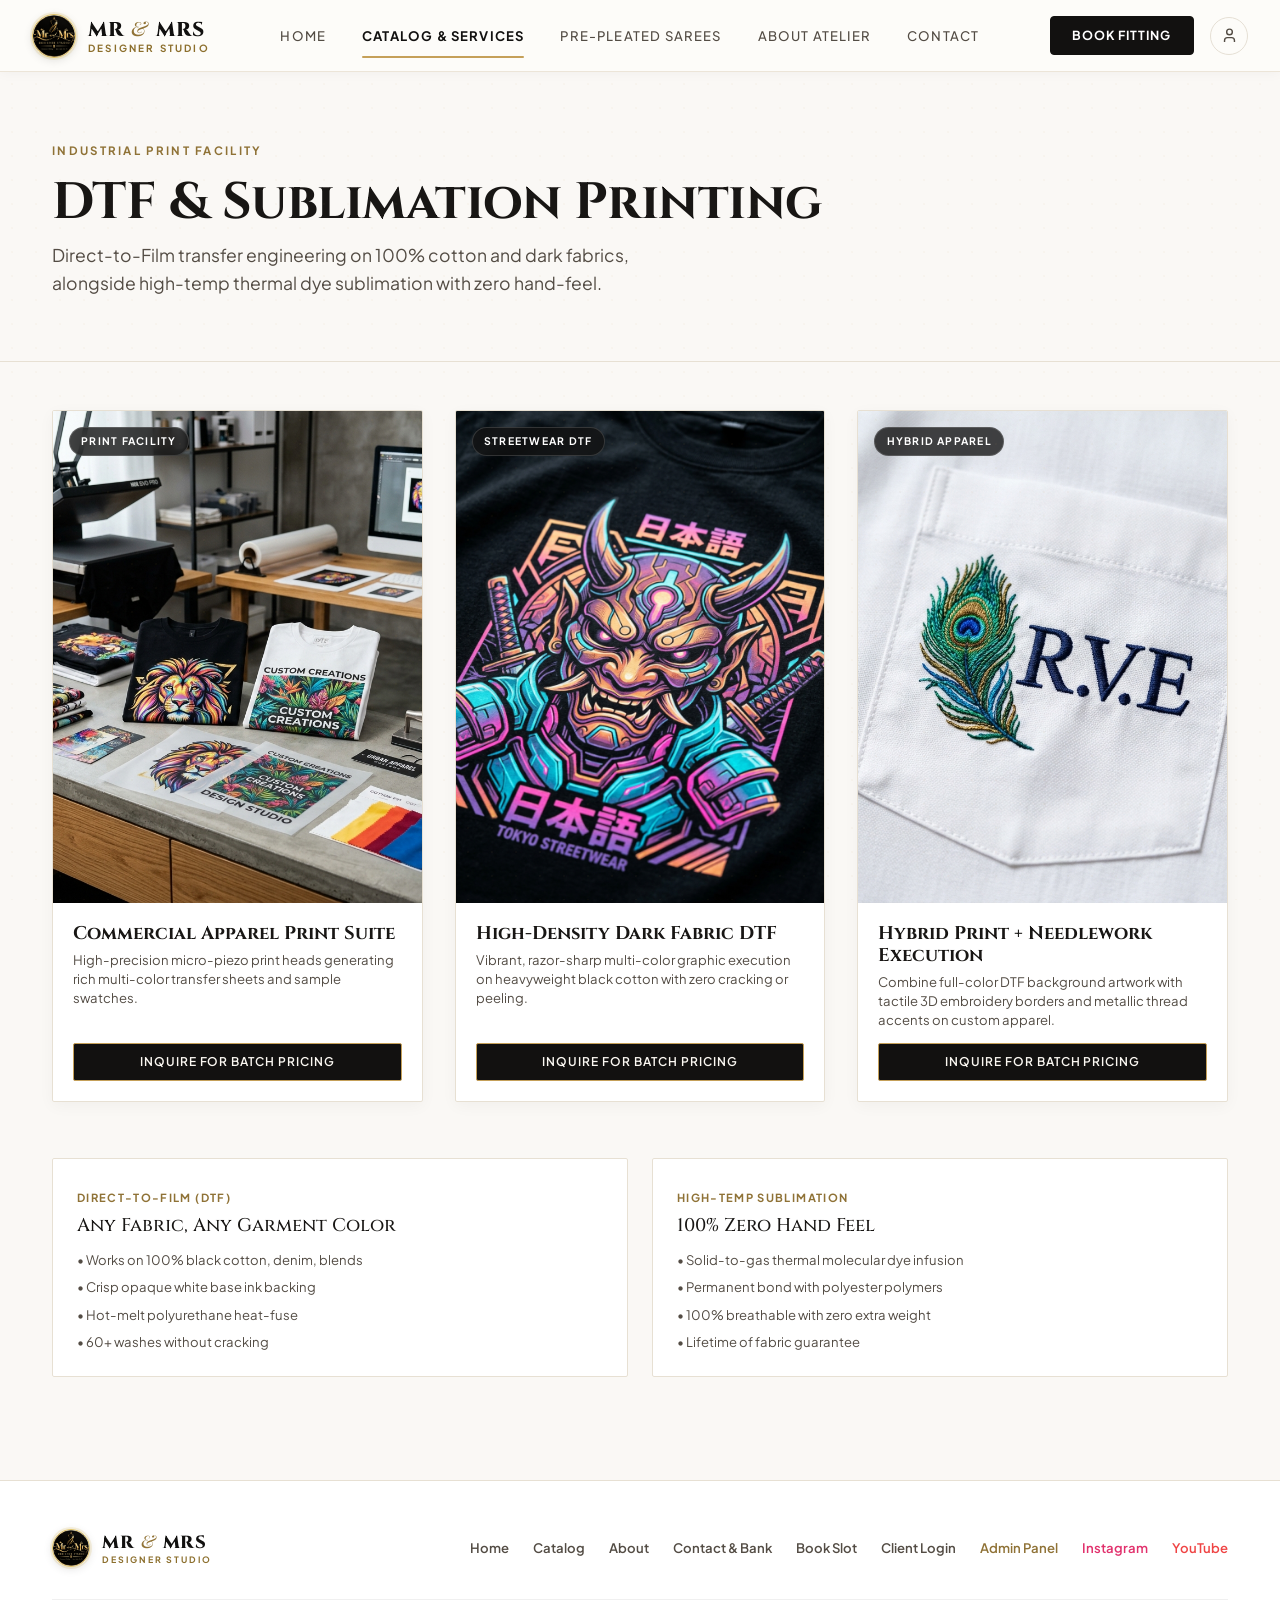
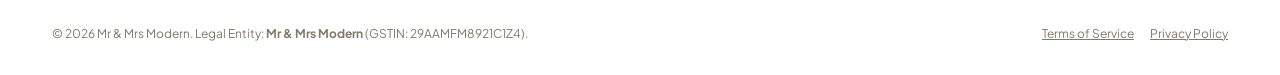
<file: printing.html>
<!DOCTYPE html>
<html lang="en">
<head>
  <meta charset="UTF-8">
  <meta name="viewport" content="width=device-width, initial-scale=1.0, maximum-scale=5.0">
  <title>DTF &amp; Sublimation Textile Printing — Mr &amp; Mrs Modern</title>
  <meta name="description" content="Industrial in-house garment printing. High-density Direct-to-Film (DTF) on dark cotton and zero-hand-feel thermal sublimation.">

  <!-- Google Fonts -->
  <link rel="preconnect" href="https://fonts.googleapis.com">
  <link rel="preconnect" href="https://fonts.gstatic.com" crossorigin>
  <link href="https://fonts.googleapis.com/css2?family=Cinzel:wght@600;700&family=Playfair+Display:ital,wght@0,500;0,600;1,400&family=Plus+Jakarta+Sans:wght@400;500;600;700;800&display=swap" rel="stylesheet">

  <link rel="stylesheet" href="styles.css?v=multi_page_v2">
  <link rel="icon" type="image/svg+xml" href="assets/images/logo-mark.svg">
</head>
<body>

  <!-- Anchored Luxury Header -->
  <header class="dynamic-island-header" id="dynamicIslandHeader" role="banner">
    <div class="island-inner">
      <a href="index.html" class="island-brand" aria-label="Mr &amp; Mrs Designer Studio Home">
        <img src="assets/images/brand_logo.png" alt="Mr &amp; Mrs Emblem" class="island-logo-crest">
        <div class="island-brand-text">
          <span class="brand-name">Mr <span class="brand-amp">&amp;</span> Mrs</span>
          <span class="brand-tagline">DESIGNER STUDIO</span>
        </div>
      </a>

      <nav class="island-nav" aria-label="Main Navigation">
        <a href="index.html" class="island-nav-link ">Home</a>
        <a href="catalog.html" class="island-nav-link active">Catalog &amp; Services</a>
        <a href="saree-pleating.html" class="island-nav-link ">Pre-Pleated Sarees</a>
        <a href="about.html" class="island-nav-link ">About Atelier</a>
        <a href="contact.html" class="island-nav-link ">Contact</a>
      </nav>

      <div class="island-actions">
        <a href="booking.html" class="island-btn-book">
          <span>Book Fitting</span>
        </a>

        <a href="auth.html" class="island-auth-link" title="Client Portal" aria-label="Client Sign In">
          <svg width="17" height="17" viewBox="0 0 24 24" fill="none" stroke="currentColor" stroke-width="2"><path d="M19 21v-2a4 4 0 0 0-4-4H9a4 4 0 0 0-4 4v2"/><circle cx="12" cy="7" r="4"/></svg>
        </a>

        <button class="mobile-toggle" id="islandMobileToggle" aria-label="Open Navigation Menu">
          <span></span>
          <span></span>
          <span></span>
        </button>
      </div>
    </div>
  </header>

  <!-- Lookbook Hero -->
  <section class="lookbook-hero">
    <div class="container">
      <div class="anim-fade-up">
        <span class="eyebrow">Industrial Print Facility</span>
        <h1 class="lookbook-title">DTF &amp; Sublimation Printing</h1>
        <p class="lookbook-subtitle">
          Direct-to-Film transfer engineering on 100% cotton and dark fabrics, alongside high-temp thermal dye sublimation with zero hand-feel.
        </p>
      </div>
    </div>
  </section>

  <!-- Visual Photo Gallery -->
  <section class="section" style="padding-top: 3rem;">
    <div class="container">
      <div class="visual-gallery-grid" style="grid-template-columns: repeat(auto-fit, minmax(300px, 1fr));">

        <!-- Photo 1 -->
        <article class="photo-card anim-fade-up">
          <div class="photo-card-img-wrap">
            <img src="assets/images/dtf_sublimation_apparel.jpg" alt="Printing Atelier Workbench with DTF and Sublimation Samples">
            <div class="photo-card-overlay">
              <span class="photo-tag">Print Facility</span>
            </div>
          </div>
          <div class="photo-card-body">
            <h2 class="photo-card-title">Commercial Apparel Print Suite</h2>
            <p class="photo-card-caption">High-precision micro-piezo print heads generating rich multi-color transfer sheets and sample swatches.</p>
            <a href="https://wa.me/919943214618?text=Hello!%20I%20would%20like%20to%20inquire%20about%20Commercial%20DTF%20Printing%20runs." target="_blank" class="btn btn-primary btn-sm" style="width: 100%;">
              Inquire for Batch Pricing
            </a>
          </div>
        </article>

        <!-- Photo 2 -->
        <article class="photo-card anim-fade-up" style="animation-delay: 0.1s;">
          <div class="photo-card-img-wrap">
            <img src="assets/images/dtf_streetwear_print.jpg" alt="Macro Heavyweight Black Cotton DTF Graphic Print">
            <div class="photo-card-overlay">
              <span class="photo-tag">Streetwear DTF</span>
            </div>
          </div>
          <div class="photo-card-body">
            <h2 class="photo-card-title">High-Density Dark Fabric DTF</h2>
            <p class="photo-card-caption">Vibrant, razor-sharp multi-color graphic execution on heavyweight black cotton with zero cracking or peeling.</p>
            <a href="https://wa.me/919943214618?text=Hello!%20I%20would%20like%20to%20order%20Custom%20Streetwear%20DTF%20Garment%20Prints." target="_blank" class="btn btn-primary btn-sm" style="width: 100%;">
              Inquire for Batch Pricing
            </a>
          </div>
        </article>

        <!-- Photo 3 -->
        <article class="photo-card anim-fade-up" style="animation-delay: 0.2s;">
          <div class="photo-card-img-wrap">
            <img src="assets/images/executive_shirt_embroidery.jpg" alt="Hybrid Print and Embroidery Merchandising">
            <div class="photo-card-overlay">
              <span class="photo-tag">Hybrid Apparel</span>
            </div>
          </div>
          <div class="photo-card-body">
            <h2 class="photo-card-title">Hybrid Print + Needlework Execution</h2>
            <p class="photo-card-caption">Combine full-color DTF background artwork with tactile 3D embroidery borders and metallic thread accents on custom apparel.</p>
            <a href="https://wa.me/919943214618?text=Hello!%20I%20would%20like%20to%20inquire%20about%20Hybrid%20Print%20and%20Embroidery%20runs." target="_blank" class="btn btn-primary btn-sm" style="width: 100%;">
              Inquire for Batch Pricing
            </a>
          </div>
        </article>

      </div>

      <!-- Comparison Card -->
      <div style="margin-top: 3.5rem;" class="anim-fade-up">
        <div style="display: grid; grid-template-columns: repeat(auto-fit, minmax(280px, 1fr)); gap: 1.5rem;">
          <div style="background: var(--color-surface); border: 1px solid var(--border-light); padding: 1.5rem; border-radius: var(--radius-xs);">
            <span style="font-size: 0.7rem; font-weight: 700; color: var(--gold-zari-dark); letter-spacing: 0.12em; text-transform: uppercase;">Direct-to-Film (DTF)</span>
            <h3 style="font-family: var(--font-display); font-size: 1.15rem; margin: 0.4rem 0 0.8rem;">Any Fabric, Any Garment Color</h3>
            <ul style="list-style: none; font-size: 0.82rem; color: var(--ink-secondary); display: flex; flex-direction: column; gap: 0.4rem;">
              <li>• Works on 100% black cotton, denim, blends</li>
              <li>• Crisp opaque white base ink backing</li>
              <li>• Hot-melt polyurethane heat-fuse</li>
              <li>• 60+ washes without cracking</li>
            </ul>
          </div>

          <div style="background: var(--color-surface); border: 1px solid var(--border-light); padding: 1.5rem; border-radius: var(--radius-xs);">
            <span style="font-size: 0.7rem; font-weight: 700; color: var(--gold-zari-dark); letter-spacing: 0.12em; text-transform: uppercase;">High-Temp Sublimation</span>
            <h3 style="font-family: var(--font-display); font-size: 1.15rem; margin: 0.4rem 0 0.8rem;">100% Zero Hand Feel</h3>
            <ul style="list-style: none; font-size: 0.82rem; color: var(--ink-secondary); display: flex; flex-direction: column; gap: 0.4rem;">
              <li>• Solid-to-gas thermal molecular dye infusion</li>
              <li>• Permanent bond with polyester polymers</li>
              <li>• 100% breathable with zero extra weight</li>
              <li>• Lifetime of fabric guarantee</li>
            </ul>
          </div>
        </div>
      </div>
    </div>
  </section>

    <!-- Minimal Luxury Footer -->
  <footer class="footer-main" role="contentinfo" style="border-top: 1px solid var(--border-light); padding: 3rem 0 2rem; background: var(--color-surface);">
    <div class="container">
      <div style="display: flex; justify-content: space-between; align-items: center; flex-wrap: wrap; gap: 1.5rem; padding-bottom: 2rem; border-bottom: 1px solid rgba(0,0,0,0.06);">
        <a href="index.html" class="island-brand">
          <img src="assets/images/brand_logo.png" alt="Mr &amp; Mrs Emblem" class="island-logo-crest" style="width: 38px; height: 38px;">
          <div class="island-brand-text">
            <span class="brand-name" style="font-size: 1.1rem;">Mr <span class="brand-amp">&amp;</span> Mrs</span>
            <span class="brand-tagline" style="font-size: 0.55rem;">DESIGNER STUDIO</span>
          </div>
        </a>

        <div style="display: flex; gap: 1.5rem; flex-wrap: wrap; font-size: 0.82rem; font-weight: 600;">
          <a href="index.html" style="color: var(--ink-secondary); text-decoration: none;">Home</a>
          <a href="catalog.html" style="color: var(--ink-secondary); text-decoration: none;">Catalog</a>
          <a href="about.html" style="color: var(--ink-secondary); text-decoration: none;">About</a>
          <a href="contact.html" style="color: var(--ink-secondary); text-decoration: none;">Contact &amp; Bank</a>
          <a href="booking.html" style="color: var(--ink-secondary); text-decoration: none;">Book Slot</a>
          <a href="auth.html" style="color: var(--ink-secondary); text-decoration: none;">Client Login</a>
          <a href="admin.html" style="color: var(--gold-zari-dark); text-decoration: none;">Admin Panel</a>
          <a href="https://www.instagram.com/mr_and_mrs_designer_studio" target="_blank" rel="noopener" style="color: #E1306C; text-decoration: none;">Instagram</a>
          <a href="https://youtube.com/@all-is-possible" target="_blank" rel="noopener" style="color: #EF4444; text-decoration: none;">YouTube</a>
        </div>
      </div>

      <div style="display: flex; justify-content: space-between; align-items: center; flex-wrap: wrap; gap: 1rem; padding-top: 1.5rem; font-size: 0.75rem; color: var(--ink-muted);">
        <p>&copy; 2026 Mr &amp; Mrs Modern. Legal Entity: <strong>Mr &amp; Mrs Modern</strong> (GSTIN: 29AAMFM8921C1Z4).</p>
        <div style="display: flex; gap: 1rem;">
          <a href="terms.html" style="color: var(--ink-muted); text-decoration: underline;">Terms of Service</a>
          <a href="privacy.html" style="color: var(--ink-muted); text-decoration: underline;">Privacy Policy</a>
        </div>
      </div>
    </div>
  </footer>

  <!-- Sticky Mobile Bottom App Bar -->
  <nav class="mobile-bottom-bar" aria-label="Mobile Quick Actions">
    <a href="index.html" class="bottom-bar-action">
      <svg viewBox="0 0 24 24" fill="none" stroke="currentColor" stroke-width="2"><path d="m3 9 9-7 9 7v11a2 2 0 0 1-2 2H5a2 2 0 0 1-2-2z"/></svg>
      <span>Home</span>
    </a>
    <a href="catalog.html" class="bottom-bar-action">
      <svg viewBox="0 0 24 24" fill="none" stroke="currentColor" stroke-width="2"><rect width="7" height="7" x="3" y="3" rx="1"/><rect width="7" height="7" x="14" y="3" rx="1"/><rect width="7" height="7" x="14" y="14" rx="1"/><rect width="7" height="7" x="3" y="14" rx="1"/></svg>
      <span>Catalog</span>
    </a>
    <a href="booking.html?service=printing" class="bottom-bar-action" style="color: var(--gold-zari-dark);">
      <svg viewBox="0 0 24 24" fill="none" stroke="currentColor" stroke-width="2"><rect width="18" height="18" x="3" y="4" rx="2" ry="2"/><line x1="16" x2="16" y1="2" y2="6"/><line x1="8" x2="8" y1="2" y2="6"/><line x1="3" x2="21" y1="10" y2="10"/></svg>
      <span>Book Slot</span>
    </a>
    <a href="contact.html" class="bottom-bar-action">
      <svg viewBox="0 0 24 24" fill="none" stroke="currentColor" stroke-width="2"><path d="M22 16.92v3a2 2 0 0 1-2.18 2 19.79 19.79 0 0 1-8.63-3.07 19.5 19.5 0 0 1-6-6 19.79 19.79 0 0 1-3.07-8.67A2 2 0 0 1 4.11 2h3a2 2 0 0 1 2 1.72 12.84 12.84 0 0 0 .7 2.81 2 2 0 0 1-.45 2.11L8.09 9.91a16 16 0 0 0 6 6l1.27-1.27a2 2 0 0 1 2.11-.45 12.84 12.84 0 0 0 2.81.7A2 2 0 0 1 22 16.92z"/></svg>
      <span>Contact</span>
    </a>
  </nav>

  <!-- Mobile Drawer -->
  <div class="mobile-drawer-overlay" id="mobileDrawerOverlay" style="display: none;" aria-hidden="true">
    <div class="mobile-drawer-backdrop" id="mobileDrawerBackdrop"></div>
    <div class="mobile-drawer" role="dialog" aria-modal="true" aria-label="Mobile Navigation">
      <div class="drawer-header">
        <a href="index.html" class="brand-mark">
          <img src="assets/images/logo.svg" alt="MR &amp; MRS MODERN" style="height: 32px; width: auto; max-width: 200px;">
        </a>
        <button class="drawer-close" id="drawerCloseBtn" aria-label="Close menu">&times;</button>
      </div>

      <ul class="drawer-links">
        <li><a href="index.html" class="drawer-link">Home <span>&rarr;</span></a></li>
        <li><a href="catalog.html" class="drawer-link">Catalog &amp; Services <span>&rarr;</span></a></li>
        <li><a href="embroidery.html" class="drawer-link">Bridal Embroidery <span>&rarr;</span></a></li>
        <li><a href="saree-pleating.html" class="drawer-link">Saree Pre-Pleating <span>&rarr;</span></a></li>
        <li><a href="kids-couture.html" class="drawer-link">Kids Couture <span>&rarr;</span></a></li>
        <li><a href="tailoring.html" class="drawer-link">Unisex Tailoring <span>&rarr;</span></a></li>
        <li><a href="printing.html" class="drawer-link" style="color: var(--gold-zari-dark); font-weight: 700;">DTF &amp; Sublimation <span>&rarr;</span></a></li>
        <li><a href="corporate.html" class="drawer-link">Corporate Crests <span>&rarr;</span></a></li>
        <li><a href="about.html" class="drawer-link">About Atelier <span>&rarr;</span></a></li>
        <li><a href="contact.html" class="drawer-link">Contact &amp; Bank Details <span>&rarr;</span></a></li>
        <li><a href="booking.html" class="drawer-link">Book Fitting Slot <span>&rarr;</span></a></li>
        <li><a href="admin.html" class="drawer-link" style="color: var(--gold-zari-dark);">Admin Panel (Supabase) <span>&rarr;</span></a></li>
      </ul>

      <div class="drawer-footer">
        <a href="booking.html?service=printing" class="btn btn-gold btn-sm" style="width: 100%; border-radius: 9999px;">Request Batch Consultation</a>
      </div>
    </div>
  </div>

  <script src="script.js?v=multi_page_v2"></script>
</body>
</html>
</file>
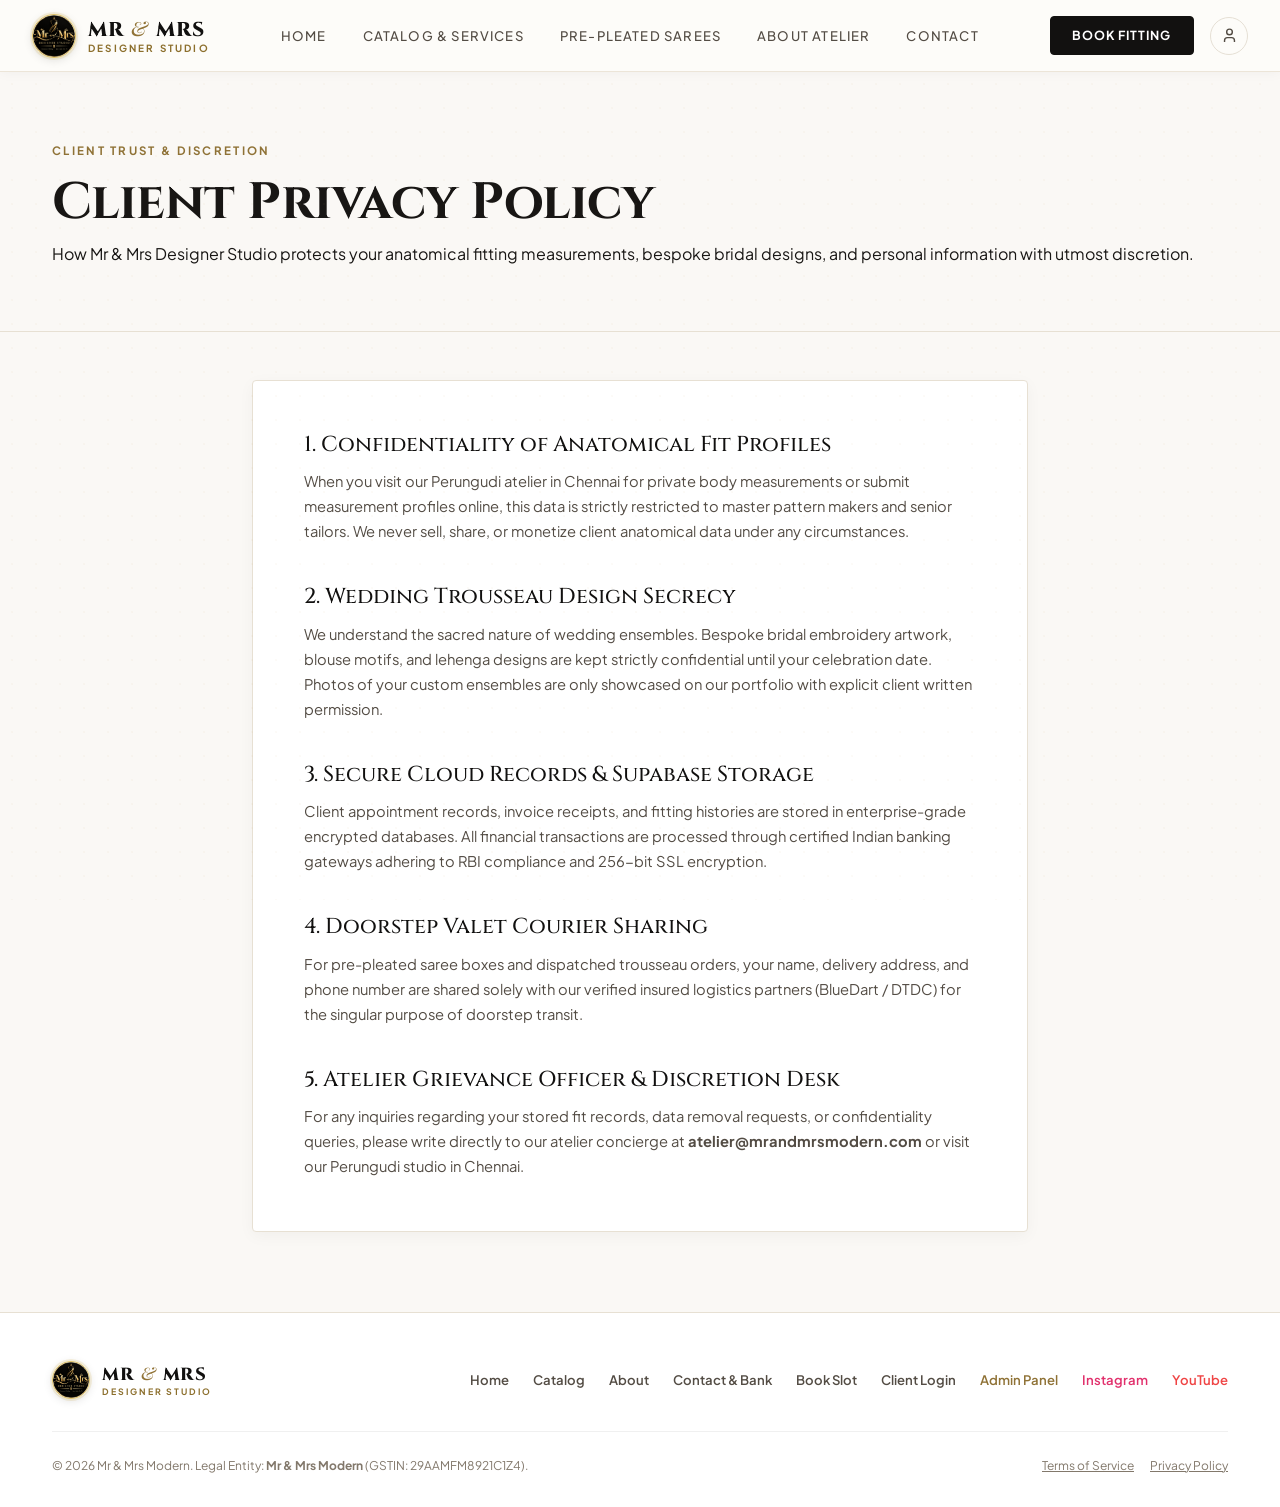
<file: privacy.html>
<!DOCTYPE html>
<html lang="en">
<head>
  <meta charset="UTF-8">
  <meta name="viewport" content="width=device-width, initial-scale=1.0, maximum-scale=5.0">
  <title>Client Privacy Policy — Mr &amp; Mrs Designer Studio</title>
  <meta name="description" content="Client privacy policy, anatomical measurement confidentiality, wedding trousseau secrecy, and digital data protection standards.">

  <!-- Google Fonts -->
  <link rel="preconnect" href="https://fonts.googleapis.com">
  <link rel="preconnect" href="https://fonts.gstatic.com" crossorigin>
  <link href="https://fonts.googleapis.com/css2?family=Cinzel:wght@600;700&family=Playfair+Display:ital,wght@0,500;0,600;1,400&family=Plus+Jakarta+Sans:wght@400;500;600;700;800&display=swap" rel="stylesheet">

  <link rel="stylesheet" href="styles.css?v=multi_page_v2">
  <link rel="icon" type="image/svg+xml" href="assets/images/logo-mark.svg">
</head>
<body>

  <!-- Anchored Luxury Header -->
  <header class="dynamic-island-header" id="dynamicIslandHeader" role="banner">
    <div class="island-inner">
      <a href="index.html" class="island-brand" aria-label="Mr &amp; Mrs Designer Studio Home">
        <img src="assets/images/brand_logo.png" alt="Mr &amp; Mrs Emblem" class="island-logo-crest">
        <div class="island-brand-text">
          <span class="brand-name">Mr <span class="brand-amp">&amp;</span> Mrs</span>
          <span class="brand-tagline">DESIGNER STUDIO</span>
        </div>
      </a>

      <nav class="island-nav" aria-label="Main Navigation">
        <a href="index.html" class="island-nav-link">Home</a>
        <a href="catalog.html" class="island-nav-link">Catalog &amp; Services</a>
        <a href="saree-pleating.html" class="island-nav-link">Pre-Pleated Sarees</a>
        <a href="about.html" class="island-nav-link">About Atelier</a>
        <a href="contact.html" class="island-nav-link">Contact</a>
      </nav>

      <div class="island-actions">
        <a href="booking.html" class="island-btn-book">
          <span>Book Fitting</span>
        </a>

        <a href="auth.html" class="island-auth-link" title="Client Portal" aria-label="Client Sign In">
          <svg width="17" height="17" viewBox="0 0 24 24" fill="none" stroke="currentColor" stroke-width="2"><path d="M19 21v-2a4 4 0 0 0-4-4H9a4 4 0 0 0-4 4v2"/><circle cx="12" cy="7" r="4"/></svg>
        </a>

        <button class="mobile-toggle" id="islandMobileToggle" aria-label="Open Navigation Menu">
          <span></span>
          <span></span>
          <span></span>
        </button>
      </div>
    </div>
  </header>

  <!-- Legal Hero -->
  <section class="lookbook-hero">
    <div class="container">
      <div class="anim-fade-up">
        <span class="eyebrow">Client Trust &amp; Discretion</span>
        <h1 class="lookbook-title">Client Privacy Policy</h1>
        <p class="lookbook-desc">
          How Mr &amp; Mrs Designer Studio protects your anatomical fitting measurements, bespoke bridal designs, and personal information with utmost discretion.
        </p>
      </div>
    </div>
  </section>

  <!-- Legal Content Container -->
  <section class="section" style="padding: 3rem 0 5rem;">
    <div class="container" style="max-width: 840px;">
      <article style="background: #FFFFFF; padding: clamp(2rem, 4vw, 3.5rem); border: 1px solid var(--border-light); border-radius: var(--radius-sm); box-shadow: var(--shadow-subtle);">
        
        <div style="margin-bottom: 2.5rem;">
          <h2 style="font-family: 'Cinzel', serif; font-size: 1.35rem; color: #11100F; margin-bottom: 0.75rem;">1. Confidentiality of Anatomical Fit Profiles</h2>
          <p style="color: var(--ink-secondary); line-height: 1.7; font-size: 0.92rem;">
            When you visit our Perungudi atelier in Chennai for private body measurements or submit measurement profiles online, this data is strictly restricted to master pattern makers and senior tailors. We never sell, share, or monetize client anatomical data under any circumstances.
          </p>
        </div>

        <div style="margin-bottom: 2.5rem;">
          <h2 style="font-family: 'Cinzel', serif; font-size: 1.35rem; color: #11100F; margin-bottom: 0.75rem;">2. Wedding Trousseau Design Secrecy</h2>
          <p style="color: var(--ink-secondary); line-height: 1.7; font-size: 0.92rem;">
            We understand the sacred nature of wedding ensembles. Bespoke bridal embroidery artwork, blouse motifs, and lehenga designs are kept strictly confidential until your celebration date. Photos of your custom ensembles are only showcased on our portfolio with explicit client written permission.
          </p>
        </div>

        <div style="margin-bottom: 2.5rem;">
          <h2 style="font-family: 'Cinzel', serif; font-size: 1.35rem; color: #11100F; margin-bottom: 0.75rem;">3. Secure Cloud Records &amp; Supabase Storage</h2>
          <p style="color: var(--ink-secondary); line-height: 1.7; font-size: 0.92rem;">
            Client appointment records, invoice receipts, and fitting histories are stored in enterprise-grade encrypted databases. All financial transactions are processed through certified Indian banking gateways adhering to RBI compliance and 256-bit SSL encryption.
          </p>
        </div>

        <div style="margin-bottom: 2.5rem;">
          <h2 style="font-family: 'Cinzel', serif; font-size: 1.35rem; color: #11100F; margin-bottom: 0.75rem;">4. Doorstep Valet Courier Sharing</h2>
          <p style="color: var(--ink-secondary); line-height: 1.7; font-size: 0.92rem;">
            For pre-pleated saree boxes and dispatched trousseau orders, your name, delivery address, and phone number are shared solely with our verified insured logistics partners (BlueDart / DTDC) for the singular purpose of doorstep transit.
          </p>
        </div>

        <div>
          <h2 style="font-family: 'Cinzel', serif; font-size: 1.35rem; color: #11100F; margin-bottom: 0.75rem;">5. Atelier Grievance Officer &amp; Discretion Desk</h2>
          <p style="color: var(--ink-secondary); line-height: 1.7; font-size: 0.92rem;">
            For any inquiries regarding your stored fit records, data removal requests, or confidentiality queries, please write directly to our atelier concierge at <strong>atelier@mrandmrsmodern.com</strong> or visit our Perungudi studio in Chennai.
          </p>
        </div>

      </article>
    </div>
  </section>

  <!-- Minimal Footer -->
  <footer class="footer-main" role="contentinfo" style="border-top: 1px solid var(--border-light); padding: 3rem 0 2rem; background: var(--color-surface);">
    <div class="container">
      <div style="display: flex; justify-content: space-between; align-items: center; flex-wrap: wrap; gap: 1.5rem; padding-bottom: 2rem; border-bottom: 1px solid rgba(0,0,0,0.06);">
        <a href="index.html" class="island-brand">
          <img src="assets/images/brand_logo.png" alt="Mr &amp; Mrs Emblem" class="island-logo-crest" style="width: 38px; height: 38px;">
          <div class="island-brand-text">
            <span class="brand-name" style="font-size: 1.1rem;">Mr <span class="brand-amp">&amp;</span> Mrs</span>
            <span class="brand-tagline" style="font-size: 0.55rem;">DESIGNER STUDIO</span>
          </div>
        </a>

        <div style="display: flex; gap: 1.5rem; flex-wrap: wrap; font-size: 0.82rem; font-weight: 600;">
          <a href="index.html" style="color: var(--ink-secondary); text-decoration: none;">Home</a>
          <a href="catalog.html" style="color: var(--ink-secondary); text-decoration: none;">Catalog</a>
          <a href="about.html" style="color: var(--ink-secondary); text-decoration: none;">About</a>
          <a href="contact.html" style="color: var(--ink-secondary); text-decoration: none;">Contact &amp; Bank</a>
          <a href="booking.html" style="color: var(--ink-secondary); text-decoration: none;">Book Slot</a>
          <a href="auth.html" style="color: var(--ink-secondary); text-decoration: none;">Client Login</a>
          <a href="admin.html" style="color: var(--gold-zari-dark); text-decoration: none;">Admin Panel</a>
          <a href="https://www.instagram.com/mr_and_mrs_designer_studio" target="_blank" rel="noopener" style="color: #E1306C; text-decoration: none;">Instagram</a>
          <a href="https://youtube.com/@all-is-possible" target="_blank" rel="noopener" style="color: #EF4444; text-decoration: none;">YouTube</a>
        </div>
      </div>

      <div style="display: flex; justify-content: space-between; align-items: center; flex-wrap: wrap; gap: 1rem; padding-top: 1.5rem; font-size: 0.75rem; color: var(--ink-muted);">
        <p>&copy; 2026 Mr &amp; Mrs Modern. Legal Entity: <strong>Mr &amp; Mrs Modern</strong> (GSTIN: 29AAMFM8921C1Z4).</p>
        <div style="display: flex; gap: 1rem;">
          <a href="terms.html" style="color: var(--ink-muted); text-decoration: underline;">Terms of Service</a>
          <a href="privacy.html" style="color: var(--ink-muted); text-decoration: underline;">Privacy Policy</a>
        </div>
      </div>
    </div>
  </footer>

  <script src="script.js"></script>
</body>
</html>
</file>
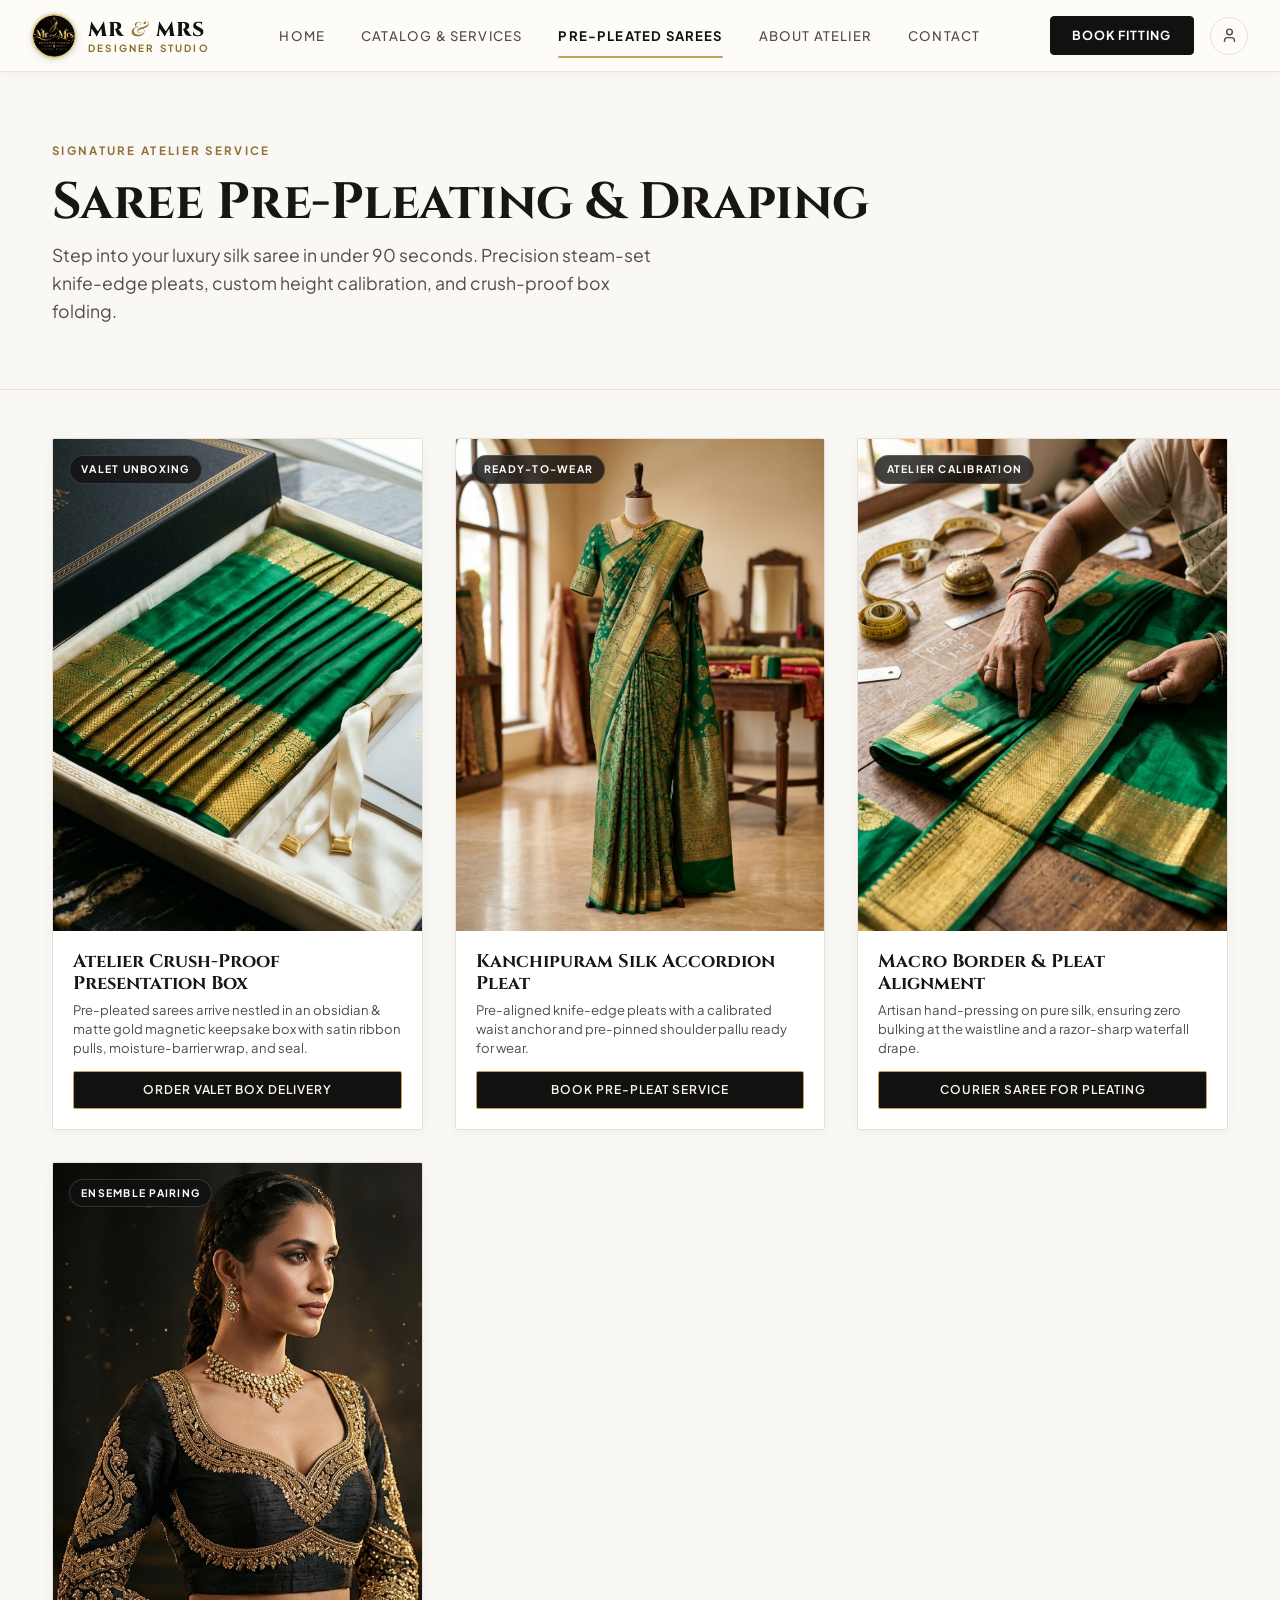
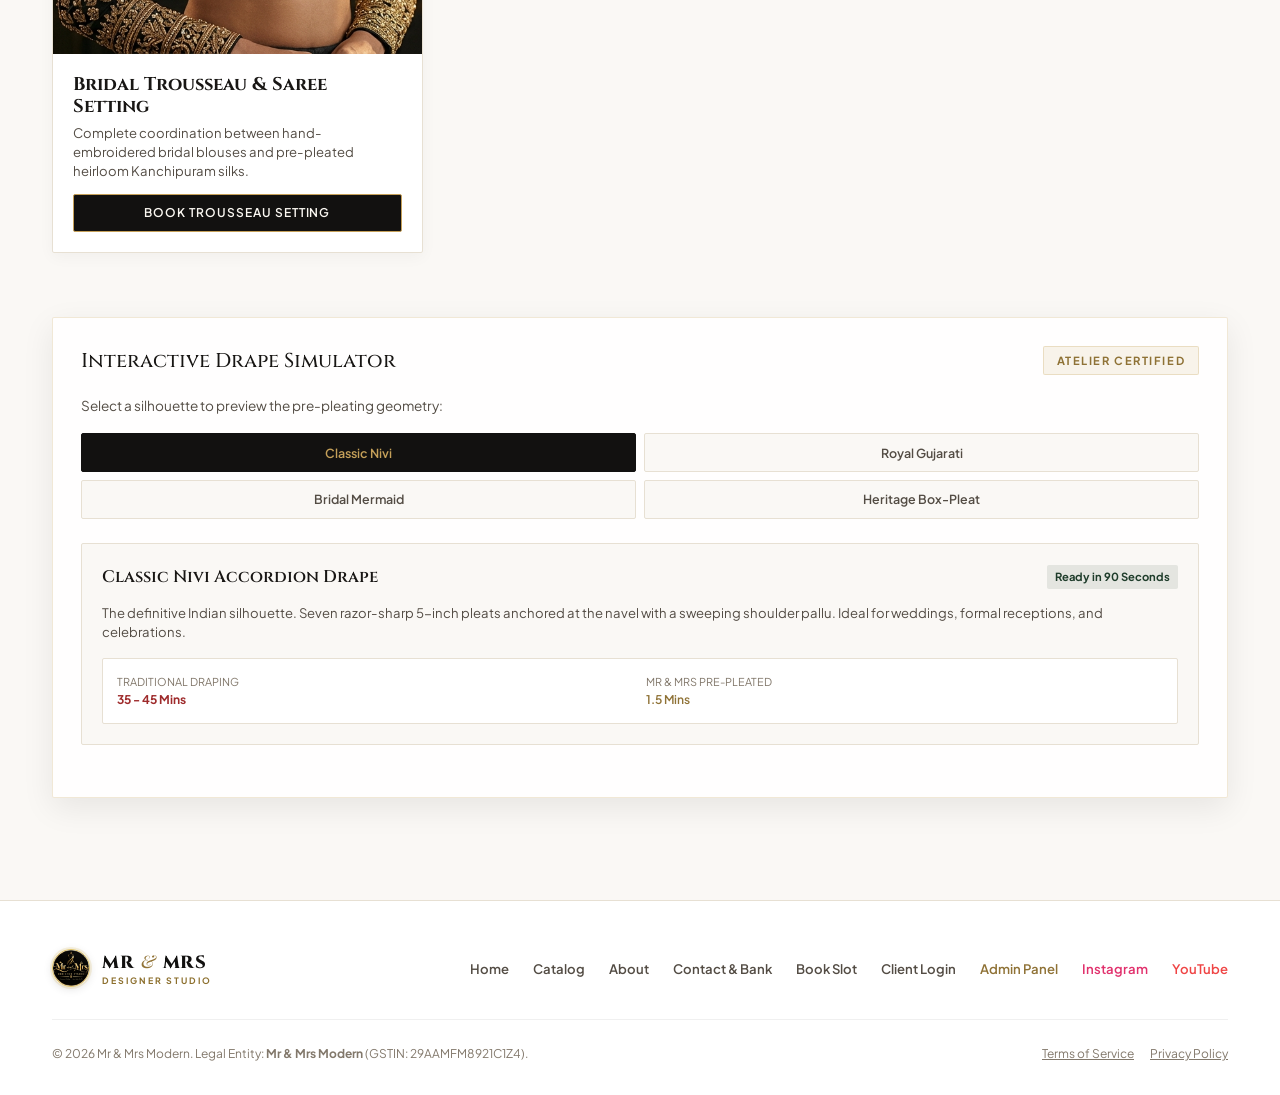
<file: saree-pleating.html>
<!DOCTYPE html>
<html lang="en">
<head>
  <meta charset="UTF-8">
  <meta name="viewport" content="width=device-width, initial-scale=1.0, maximum-scale=5.0">
  <title>Saree Pre-Pleating &amp; Draping — Mr &amp; Mrs Modern</title>
  <meta name="description" content="Instant 2-minute saree draping. Precision accordion pleats, custom waist anchoring, and crush-proof box folding.">

  <!-- Google Fonts -->
  <link rel="preconnect" href="https://fonts.googleapis.com">
  <link rel="preconnect" href="https://fonts.gstatic.com" crossorigin>
  <link href="https://fonts.googleapis.com/css2?family=Cinzel:wght@600;700&family=Playfair+Display:ital,wght@0,500;0,600;1,400&family=Plus+Jakarta+Sans:wght@400;500;600;700;800&display=swap" rel="stylesheet">

  <link rel="stylesheet" href="styles.css?v=multi_page_v2">
  <link rel="icon" type="image/svg+xml" href="assets/images/logo-mark.svg">
</head>
<body>

  <!-- Dynamic Island Floating Header -->
  <!-- Anchored Luxury Header -->
  <header class="dynamic-island-header" id="dynamicIslandHeader" role="banner">
    <div class="island-inner">
      <a href="index.html" class="island-brand" aria-label="Mr &amp; Mrs Designer Studio Home">
        <img src="assets/images/brand_logo.png" alt="Mr &amp; Mrs Emblem" class="island-logo-crest">
        <div class="island-brand-text">
          <span class="brand-name">Mr <span class="brand-amp">&amp;</span> Mrs</span>
          <span class="brand-tagline">DESIGNER STUDIO</span>
        </div>
      </a>

      <nav class="island-nav" aria-label="Main Navigation">
        <a href="index.html" class="island-nav-link">Home</a>
        <a href="catalog.html" class="island-nav-link">Catalog &amp; Services</a>
        <a href="saree-pleating.html" class="island-nav-link active">Pre-Pleated Sarees</a>
        <a href="about.html" class="island-nav-link">About Atelier</a>
        <a href="contact.html" class="island-nav-link">Contact</a>
      </nav>

      <div class="island-actions">
        <a href="booking.html" class="island-btn-book">
          <span>Book Fitting</span>
        </a>

        <a href="auth.html" class="island-auth-link" title="Client Portal" aria-label="Client Sign In">
          <svg width="17" height="17" viewBox="0 0 24 24" fill="none" stroke="currentColor" stroke-width="2"><path d="M19 21v-2a4 4 0 0 0-4-4H9a4 4 0 0 0-4 4v2"/><circle cx="12" cy="7" r="4"/></svg>
        </a>

        <button class="mobile-toggle" id="islandMobileToggle" aria-label="Open Navigation Menu">
          <span></span>
          <span></span>
          <span></span>
        </button>
      </div>
    </div>
  </header>

  <!-- Lookbook Hero -->
  <section class="lookbook-hero">
    <div class="container">

      <div class="anim-fade-up">
        <span class="eyebrow">Signature Atelier Service</span>
        <h1 class="lookbook-title">Saree Pre-Pleating &amp; Draping</h1>
        <p class="lookbook-subtitle">
          Step into your luxury silk saree in under 90 seconds. Precision steam-set knife-edge pleats, custom height calibration, and crush-proof box folding.
        </p>
      </div>
    </div>
  </section>

  <!-- Photo Gallery -->
  <section class="section" style="padding-top: 3rem;">
    <div class="container">
      <div class="visual-gallery-grid" style="grid-template-columns: repeat(auto-fit, minmax(300px, 1fr));">

        <!-- Photo 0: Luxury Presentation Magnetic Box (New High-Res Photo) -->
        <article class="photo-card anim-fade-up">
          <div class="photo-card-img-wrap">
            <img src="assets/images/saree_valet_presentation.jpg" alt="Luxury Saree Valet Presentation Box">
            <div class="photo-card-overlay">
              <span class="photo-tag">Valet Unboxing</span>
            </div>
          </div>
          <div class="photo-card-body">
            <h2 class="photo-card-title">Atelier Crush-Proof Presentation Box</h2>
            <p class="photo-card-caption">Pre-pleated sarees arrive nestled in an obsidian &amp; matte gold magnetic keepsake box with satin ribbon pulls, moisture-barrier wrap, and seal.</p>
            <a href="booking.html?service=saree-pleating" class="btn btn-primary btn-sm" style="width: 100%;">
              Order Valet Box Delivery
            </a>
          </div>
        </article>

        <!-- Photo 1 -->
        <article class="photo-card anim-fade-up" style="animation-delay: 0.05s;">
          <div class="photo-card-img-wrap">
            <img src="assets/images/saree_pre_pleated_drape.jpg" alt="Pre-Pleated Emerald and Gold Silk Saree on Mannequin">
            <div class="photo-card-overlay">
              <span class="photo-tag">Ready-to-Wear</span>
            </div>
          </div>
          <div class="photo-card-body">
            <h2 class="photo-card-title">Kanchipuram Silk Accordion Pleat</h2>
            <p class="photo-card-caption">Pre-aligned knife-edge pleats with a calibrated waist anchor and pre-pinned shoulder pallu ready for wear.</p>
            <a href="https://wa.me/919943214618?text=Hello!%20I%20would%20like%20to%20inquire%20about%20Saree%20Pre-Pleating%20services." target="_blank" class="btn btn-primary btn-sm" style="width: 100%;">
              Book Pre-Pleat Service
            </a>
          </div>
        </article>

        <!-- Photo 2 -->
        <article class="photo-card anim-fade-up" style="animation-delay: 0.1s;">
          <div class="photo-card-img-wrap">
            <img src="assets/images/saree_pleat_close.jpg" alt="Macro Knife-Edge Silk Accordion Pleats on Table">
            <div class="photo-card-overlay">
              <span class="photo-tag">Atelier Calibration</span>
            </div>
          </div>
          <div class="photo-card-body">
            <h2 class="photo-card-title">Macro Border &amp; Pleat Alignment</h2>
            <p class="photo-card-caption">Artisan hand-pressing on pure silk, ensuring zero bulking at the waistline and a razor-sharp waterfall drape.</p>
            <a href="https://wa.me/919943214618?text=Hello!%20I%20want%20to%20courier%20my%20sarees%20for%20pre-pleating%20and%20box%20folding." target="_blank" class="btn btn-primary btn-sm" style="width: 100%;">
              Courier Saree for Pleating
            </a>
          </div>
        </article>

        <!-- Photo 3 -->
        <article class="photo-card anim-fade-up" style="animation-delay: 0.2s;">
          <div class="photo-card-img-wrap">
            <img src="assets/images/hero_bridal_embroidery.jpg" alt="Bridal Saree & Blouse Ensemble Pairing">
            <div class="photo-card-overlay">
              <span class="photo-tag">Ensemble Pairing</span>
            </div>
          </div>
          <div class="photo-card-body">
            <h2 class="photo-card-title">Bridal Trousseau &amp; Saree Setting</h2>
            <p class="photo-card-caption">Complete coordination between hand-embroidered bridal blouses and pre-pleated heirloom Kanchipuram silks.</p>
            <a href="https://wa.me/919943214618?text=Hello!%20I%20would%20like%20to%20book%20a%20Full%20Bridal%20Trousseau%20Pre-Pleating%20Package." target="_blank" class="btn btn-primary btn-sm" style="width: 100%;">
              Book Trousseau Setting
            </a>
          </div>
        </article>

      </div>

      <!-- Drape Simulator Interactive -->
      <div style="margin-top: 4rem;" class="anim-fade-up">
        <div class="drape-simulator-card" style="background: rgba(255, 255, 255, 0.85); backdrop-filter: blur(20px);">
          <div style="display: flex; justify-content: space-between; align-items: center; margin-bottom: 1.25rem;">
            <h3 class="font-display" style="font-size: 1.25rem;">Interactive Drape Simulator</h3>
            <span class="badge-seal">Atelier Certified</span>
          </div>

          <p style="font-size: 0.85rem; color: var(--ink-secondary); margin-bottom: 1rem;">
            Select a silhouette to preview the pre-pleating geometry:
          </p>

          <div class="drape-style-selector">
            <button class="drape-btn active" data-style="nivi">Classic Nivi</button>
            <button class="drape-btn" data-style="gujarati">Royal Gujarati</button>
            <button class="drape-btn" data-style="mermaid">Bridal Mermaid</button>
            <button class="drape-btn" data-style="boxpleat">Heritage Box-Pleat</button>
          </div>

          <div class="drape-preview-panel">
            <div class="drape-preview-header">
              <span class="drape-title" id="drape-title">Classic Nivi Accordion Drape</span>
              <span class="drape-time-badge" id="drape-time-badge">Ready in 90 Seconds</span>
            </div>
            <p class="drape-desc" id="drape-desc">
              The definitive Indian silhouette. Seven razor-sharp 5-inch pleats anchored at the navel with a sweeping shoulder pallu. Ideal for weddings, formal receptions, and celebrations.
            </p>

            <div class="drape-comparison-strip">
              <div>
                <span style="display: block; font-size: 0.68rem; text-transform: uppercase; color: var(--ink-muted);">Traditional Draping</span>
                <strong class="col-bad" id="drape-trad-time">35 - 45 Mins</strong>
              </div>
              <div>
                <span style="display: block; font-size: 0.68rem; text-transform: uppercase; color: var(--ink-muted);">Mr &amp; Mrs Pre-Pleated</span>
                <strong class="col-good" id="drape-atelier-time">1.5 Mins</strong>
              </div>
            </div>
          </div>
        </div>
      </div>
    </div>
  </section>

    <!-- Minimal Luxury Footer -->
  <footer class="footer-main" role="contentinfo" style="border-top: 1px solid var(--border-light); padding: 3rem 0 2rem; background: var(--color-surface);">
    <div class="container">
      <div style="display: flex; justify-content: space-between; align-items: center; flex-wrap: wrap; gap: 1.5rem; padding-bottom: 2rem; border-bottom: 1px solid rgba(0,0,0,0.06);">
        <a href="index.html" class="island-brand">
          <img src="assets/images/brand_logo.png" alt="Mr &amp; Mrs Emblem" class="island-logo-crest" style="width: 38px; height: 38px;">
          <div class="island-brand-text">
            <span class="brand-name" style="font-size: 1.1rem;">Mr <span class="brand-amp">&amp;</span> Mrs</span>
            <span class="brand-tagline" style="font-size: 0.55rem;">DESIGNER STUDIO</span>
          </div>
        </a>

        <div style="display: flex; gap: 1.5rem; flex-wrap: wrap; font-size: 0.82rem; font-weight: 600;">
          <a href="index.html" style="color: var(--ink-secondary); text-decoration: none;">Home</a>
          <a href="catalog.html" style="color: var(--ink-secondary); text-decoration: none;">Catalog</a>
          <a href="about.html" style="color: var(--ink-secondary); text-decoration: none;">About</a>
          <a href="contact.html" style="color: var(--ink-secondary); text-decoration: none;">Contact &amp; Bank</a>
          <a href="booking.html" style="color: var(--ink-secondary); text-decoration: none;">Book Slot</a>
          <a href="auth.html" style="color: var(--ink-secondary); text-decoration: none;">Client Login</a>
          <a href="admin.html" style="color: var(--gold-zari-dark); text-decoration: none;">Admin Panel</a>
          <a href="https://www.instagram.com/mr_and_mrs_designer_studio" target="_blank" rel="noopener" style="color: #E1306C; text-decoration: none;">Instagram</a>
          <a href="https://youtube.com/@all-is-possible" target="_blank" rel="noopener" style="color: #EF4444; text-decoration: none;">YouTube</a>
        </div>
      </div>

      <div style="display: flex; justify-content: space-between; align-items: center; flex-wrap: wrap; gap: 1rem; padding-top: 1.5rem; font-size: 0.75rem; color: var(--ink-muted);">
        <p>&copy; 2026 Mr &amp; Mrs Modern. Legal Entity: <strong>Mr &amp; Mrs Modern</strong> (GSTIN: 29AAMFM8921C1Z4).</p>
        <div style="display: flex; gap: 1rem;">
          <a href="terms.html" style="color: var(--ink-muted); text-decoration: underline;">Terms of Service</a>
          <a href="privacy.html" style="color: var(--ink-muted); text-decoration: underline;">Privacy Policy</a>
        </div>
      </div>
    </div>
  </footer>

  <!-- Sticky Mobile Bottom App Bar -->
  <nav class="mobile-bottom-bar" aria-label="Mobile Quick Actions">
    <a href="index.html" class="bottom-bar-action">
      <svg viewBox="0 0 24 24" fill="none" stroke="currentColor" stroke-width="2"><path d="m3 9 9-7 9 7v11a2 2 0 0 1-2 2H5a2 2 0 0 1-2-2z"/></svg>
      <span>Home</span>
    </a>
    <a href="catalog.html" class="bottom-bar-action">
      <svg viewBox="0 0 24 24" fill="none" stroke="currentColor" stroke-width="2"><rect width="7" height="7" x="3" y="3" rx="1"/><rect width="7" height="7" x="14" y="3" rx="1"/><rect width="7" height="7" x="14" y="14" rx="1"/><rect width="7" height="7" x="3" y="14" rx="1"/></svg>
      <span>Catalog</span>
    </a>
    <a href="booking.html?service=saree-pleating" class="bottom-bar-action" style="color: var(--gold-zari-dark);">
      <svg viewBox="0 0 24 24" fill="none" stroke="currentColor" stroke-width="2"><rect width="18" height="18" x="3" y="4" rx="2" ry="2"/><line x1="16" x2="16" y1="2" y2="6"/><line x1="8" x2="8" y1="2" y2="6"/><line x1="3" x2="21" y1="10" y2="10"/></svg>
      <span>Book Slot</span>
    </a>
    <a href="contact.html" class="bottom-bar-action">
      <svg viewBox="0 0 24 24" fill="none" stroke="currentColor" stroke-width="2"><path d="M22 16.92v3a2 2 0 0 1-2.18 2 19.79 19.79 0 0 1-8.63-3.07 19.5 19.5 0 0 1-6-6 19.79 19.79 0 0 1-3.07-8.67A2 2 0 0 1 4.11 2h3a2 2 0 0 1 2 1.72 12.84 12.84 0 0 0 .7 2.81 2 2 0 0 1-.45 2.11L8.09 9.91a16 16 0 0 0 6 6l1.27-1.27a2 2 0 0 1 2.11-.45 12.84 12.84 0 0 0 2.81.7A2 2 0 0 1 22 16.92z"/></svg>
      <span>Contact</span>
    </a>
  </nav>

  <!-- Mobile Drawer -->
  <div class="mobile-drawer-overlay" id="mobileDrawerOverlay" style="display: none;" aria-hidden="true">
    <div class="mobile-drawer-backdrop" id="mobileDrawerBackdrop"></div>
    <div class="mobile-drawer" role="dialog" aria-modal="true" aria-label="Mobile Navigation">
      <div class="drawer-header">
        <a href="index.html" class="brand-mark">
          <img src="assets/images/logo.svg" alt="MR &amp; MRS MODERN" style="height: 32px; width: auto; max-width: 200px;">
        </a>
        <button class="drawer-close" id="drawerCloseBtn" aria-label="Close menu">&times;</button>
      </div>

      <ul class="drawer-links">
        <li><a href="index.html" class="drawer-link">Home <span>&rarr;</span></a></li>
        <li><a href="catalog.html" class="drawer-link">Catalog &amp; Services <span>&rarr;</span></a></li>
        <li><a href="embroidery.html" class="drawer-link">Bridal Embroidery <span>&rarr;</span></a></li>
        <li><a href="saree-pleating.html" class="drawer-link" style="color: var(--gold-zari-dark); font-weight: 700;">Saree Pre-Pleating <span>&rarr;</span></a></li>
        <li><a href="kids-couture.html" class="drawer-link">Kids Couture <span>&rarr;</span></a></li>
        <li><a href="tailoring.html" class="drawer-link">Unisex Tailoring <span>&rarr;</span></a></li>
        <li><a href="printing.html" class="drawer-link">DTF &amp; Sublimation <span>&rarr;</span></a></li>
        <li><a href="corporate.html" class="drawer-link">Corporate Crests <span>&rarr;</span></a></li>
        <li><a href="about.html" class="drawer-link">About Atelier <span>&rarr;</span></a></li>
        <li><a href="contact.html" class="drawer-link">Contact &amp; Bank Details <span>&rarr;</span></a></li>
        <li><a href="booking.html" class="drawer-link">Book Fitting Slot <span>&rarr;</span></a></li>
        <li><a href="admin.html" class="drawer-link" style="color: var(--gold-zari-dark);">Admin Panel (Supabase) <span>&rarr;</span></a></li>
      </ul>

      <div class="drawer-footer">
        <a href="booking.html?service=saree-pleating" class="btn btn-gold btn-sm" style="width: 100%; border-radius: 9999px;">Book Drape Consultation</a>
      </div>
    </div>
  </div>

  <script src="script.js?v=multi_page_v2"></script>
</body>
</html>
</file>
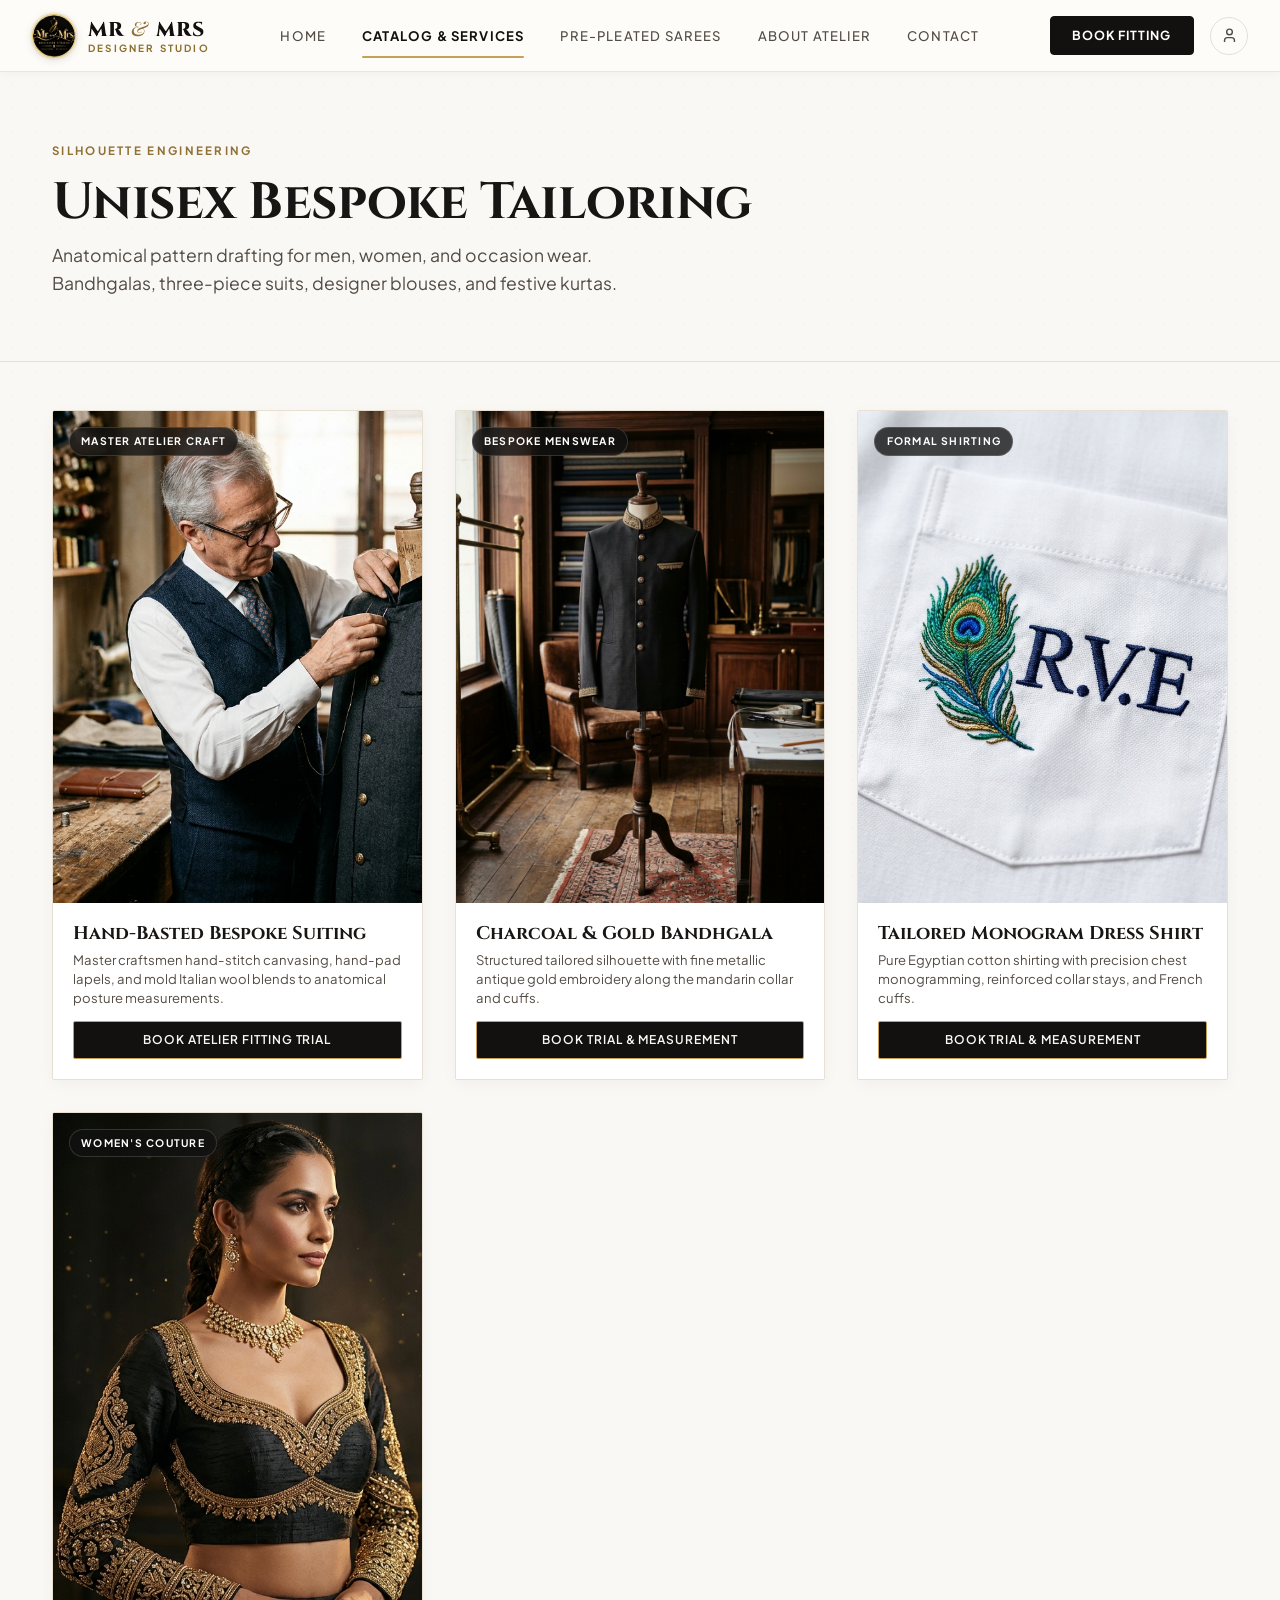
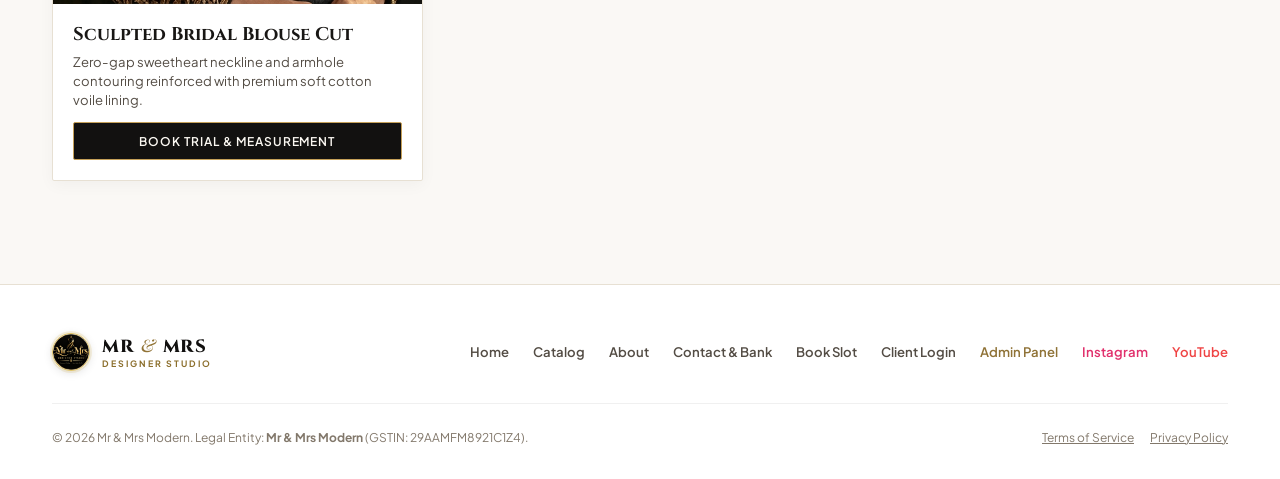
<file: tailoring.html>
<!DOCTYPE html>
<html lang="en">
<head>
  <meta charset="UTF-8">
  <meta name="viewport" content="width=device-width, initial-scale=1.0, maximum-scale=5.0">
  <title>Unisex Bespoke Tailoring — Mr &amp; Mrs Modern</title>
  <meta name="description" content="Custom silhouette engineering and tailoring for men, women, and bridal parties. Bandhgalas, suits, kurtas, and designer blouses.">

  <!-- Google Fonts -->
  <link rel="preconnect" href="https://fonts.googleapis.com">
  <link rel="preconnect" href="https://fonts.gstatic.com" crossorigin>
  <link href="https://fonts.googleapis.com/css2?family=Cinzel:wght@600;700&family=Playfair+Display:ital,wght@0,500;0,600;1,400&family=Plus+Jakarta+Sans:wght@400;500;600;700;800&display=swap" rel="stylesheet">

  <link rel="stylesheet" href="styles.css?v=multi_page_v2">
  <link rel="icon" type="image/svg+xml" href="assets/images/logo-mark.svg">
</head>
<body>

  <!-- Anchored Luxury Header -->
  <header class="dynamic-island-header" id="dynamicIslandHeader" role="banner">
    <div class="island-inner">
      <a href="index.html" class="island-brand" aria-label="Mr &amp; Mrs Designer Studio Home">
        <img src="assets/images/brand_logo.png" alt="Mr &amp; Mrs Emblem" class="island-logo-crest">
        <div class="island-brand-text">
          <span class="brand-name">Mr <span class="brand-amp">&amp;</span> Mrs</span>
          <span class="brand-tagline">DESIGNER STUDIO</span>
        </div>
      </a>

      <nav class="island-nav" aria-label="Main Navigation">
        <a href="index.html" class="island-nav-link ">Home</a>
        <a href="catalog.html" class="island-nav-link active">Catalog &amp; Services</a>
        <a href="saree-pleating.html" class="island-nav-link ">Pre-Pleated Sarees</a>
        <a href="about.html" class="island-nav-link ">About Atelier</a>
        <a href="contact.html" class="island-nav-link ">Contact</a>
      </nav>

      <div class="island-actions">
        <a href="booking.html" class="island-btn-book">
          <span>Book Fitting</span>
        </a>

        <a href="auth.html" class="island-auth-link" title="Client Portal" aria-label="Client Sign In">
          <svg width="17" height="17" viewBox="0 0 24 24" fill="none" stroke="currentColor" stroke-width="2"><path d="M19 21v-2a4 4 0 0 0-4-4H9a4 4 0 0 0-4 4v2"/><circle cx="12" cy="7" r="4"/></svg>
        </a>

        <button class="mobile-toggle" id="islandMobileToggle" aria-label="Open Navigation Menu">
          <span></span>
          <span></span>
          <span></span>
        </button>
      </div>
    </div>
  </header>

  <!-- Lookbook Hero -->
  <section class="lookbook-hero">
    <div class="container">
      <div class="anim-fade-up">
        <span class="eyebrow">Silhouette Engineering</span>
        <h1 class="lookbook-title">Unisex Bespoke Tailoring</h1>
        <p class="lookbook-subtitle">
          Anatomical pattern drafting for men, women, and occasion wear. Bandhgalas, three-piece suits, designer blouses, and festive kurtas.
        </p>
      </div>
    </div>
  </section>

  <!-- Visual Photo Gallery -->
  <section class="section" style="padding-top: 3rem;">
    <div class="container">
      <div class="visual-gallery-grid">

        <!-- Photo 0: Master Atelier Tailoring Benchwork (New High-Res Photo) -->
        <article class="photo-card anim-fade-up">
          <div class="photo-card-img-wrap">
            <img src="assets/images/atelier_master_tailoring.jpg" alt="Master Tailor Hand-Basting Italian Wool Bandhgala">
            <div class="photo-card-overlay">
              <span class="photo-tag">Master Atelier Craft</span>
            </div>
          </div>
          <div class="photo-card-body">
            <h2 class="photo-card-title">Hand-Basted Bespoke Suiting</h2>
            <p class="photo-card-caption">Master craftsmen hand-stitch canvasing, hand-pad lapels, and mold Italian wool blends to anatomical posture measurements.</p>
            <a href="booking.html?service=tailoring" class="btn btn-primary btn-sm" style="width: 100%;">
              Book Atelier Fitting Trial
            </a>
          </div>
        </article>

        <!-- Photo 1: Mens Bandhgala -->
        <article class="photo-card anim-fade-up" style="animation-delay: 0.05s;">
          <div class="photo-card-img-wrap">
            <img src="assets/images/bespoke_mens_sherwani.jpg" alt="Bespoke Charcoal & Gold Embroidered Bandhgala">
            <div class="photo-card-overlay">
              <span class="photo-tag">Bespoke Menswear</span>
            </div>
          </div>
          <div class="photo-card-body">
            <h2 class="photo-card-title">Charcoal &amp; Gold Bandhgala</h2>
            <p class="photo-card-caption">Structured tailored silhouette with fine metallic antique gold embroidery along the mandarin collar and cuffs.</p>
            <a href="https://wa.me/919943214618?text=Hello!%20I%20would%20like%20to%20inquire%20about%20Bespoke%20Bandhgala%20Suit%20tailoring." target="_blank" class="btn btn-primary btn-sm" style="width: 100%;">
              Book Trial &amp; Measurement
            </a>
          </div>
        </article>

        <!-- Photo 2: Executive Shirt -->
        <article class="photo-card anim-fade-up" style="animation-delay: 0.1s;">
          <div class="photo-card-img-wrap">
            <img src="assets/images/executive_shirt_embroidery.jpg" alt="Tailored White Cotton Shirt with Monogram">
            <div class="photo-card-overlay">
              <span class="photo-tag">Formal Shirting</span>
            </div>
          </div>
          <div class="photo-card-body">
            <h2 class="photo-card-title">Tailored Monogram Dress Shirt</h2>
            <p class="photo-card-caption">Pure Egyptian cotton shirting with precision chest monogramming, reinforced collar stays, and French cuffs.</p>
            <a href="https://wa.me/919943214618?text=Hello!%20I%20would%20like%20to%20order%20Tailored%20Monogram%20Dress%20Shirts." target="_blank" class="btn btn-primary btn-sm" style="width: 100%;">
              Book Trial &amp; Measurement
            </a>
          </div>
        </article>

        <!-- Photo 3: Bridal Blouse Silhouette -->
        <article class="photo-card anim-fade-up" style="animation-delay: 0.2s;">
          <div class="photo-card-img-wrap">
            <img src="assets/images/hero_bridal_embroidery.jpg" alt="Custom Silhouette Bridal Blouse">
            <div class="photo-card-overlay">
              <span class="photo-tag">Women's Couture</span>
            </div>
          </div>
          <div class="photo-card-body">
            <h2 class="photo-card-title">Sculpted Bridal Blouse Cut</h2>
            <p class="photo-card-caption">Zero-gap sweetheart neckline and armhole contouring reinforced with premium soft cotton voile lining.</p>
            <a href="https://wa.me/919943214618?text=Hello!%20I%20would%20like%20to%20inquire%20about%20Bridal%20Blouse%20custom%20stitching." target="_blank" class="btn btn-primary btn-sm" style="width: 100%;">
              Book Trial &amp; Measurement
            </a>
          </div>
        </article>

      </div>
    </div>
  </section>

    <!-- Minimal Luxury Footer -->
  <footer class="footer-main" role="contentinfo" style="border-top: 1px solid var(--border-light); padding: 3rem 0 2rem; background: var(--color-surface);">
    <div class="container">
      <div style="display: flex; justify-content: space-between; align-items: center; flex-wrap: wrap; gap: 1.5rem; padding-bottom: 2rem; border-bottom: 1px solid rgba(0,0,0,0.06);">
        <a href="index.html" class="island-brand">
          <img src="assets/images/brand_logo.png" alt="Mr &amp; Mrs Emblem" class="island-logo-crest" style="width: 38px; height: 38px;">
          <div class="island-brand-text">
            <span class="brand-name" style="font-size: 1.1rem;">Mr <span class="brand-amp">&amp;</span> Mrs</span>
            <span class="brand-tagline" style="font-size: 0.55rem;">DESIGNER STUDIO</span>
          </div>
        </a>

        <div style="display: flex; gap: 1.5rem; flex-wrap: wrap; font-size: 0.82rem; font-weight: 600;">
          <a href="index.html" style="color: var(--ink-secondary); text-decoration: none;">Home</a>
          <a href="catalog.html" style="color: var(--ink-secondary); text-decoration: none;">Catalog</a>
          <a href="about.html" style="color: var(--ink-secondary); text-decoration: none;">About</a>
          <a href="contact.html" style="color: var(--ink-secondary); text-decoration: none;">Contact &amp; Bank</a>
          <a href="booking.html" style="color: var(--ink-secondary); text-decoration: none;">Book Slot</a>
          <a href="auth.html" style="color: var(--ink-secondary); text-decoration: none;">Client Login</a>
          <a href="admin.html" style="color: var(--gold-zari-dark); text-decoration: none;">Admin Panel</a>
          <a href="https://www.instagram.com/mr_and_mrs_designer_studio" target="_blank" rel="noopener" style="color: #E1306C; text-decoration: none;">Instagram</a>
          <a href="https://youtube.com/@all-is-possible" target="_blank" rel="noopener" style="color: #EF4444; text-decoration: none;">YouTube</a>
        </div>
      </div>

      <div style="display: flex; justify-content: space-between; align-items: center; flex-wrap: wrap; gap: 1rem; padding-top: 1.5rem; font-size: 0.75rem; color: var(--ink-muted);">
        <p>&copy; 2026 Mr &amp; Mrs Modern. Legal Entity: <strong>Mr &amp; Mrs Modern</strong> (GSTIN: 29AAMFM8921C1Z4).</p>
        <div style="display: flex; gap: 1rem;">
          <a href="terms.html" style="color: var(--ink-muted); text-decoration: underline;">Terms of Service</a>
          <a href="privacy.html" style="color: var(--ink-muted); text-decoration: underline;">Privacy Policy</a>
        </div>
      </div>
    </div>
  </footer>

  <!-- Sticky Mobile Bottom App Bar -->
  <nav class="mobile-bottom-bar" aria-label="Mobile Quick Actions">
    <a href="index.html" class="bottom-bar-action">
      <svg viewBox="0 0 24 24" fill="none" stroke="currentColor" stroke-width="2"><path d="m3 9 9-7 9 7v11a2 2 0 0 1-2 2H5a2 2 0 0 1-2-2z"/></svg>
      <span>Home</span>
    </a>
    <a href="catalog.html" class="bottom-bar-action">
      <svg viewBox="0 0 24 24" fill="none" stroke="currentColor" stroke-width="2"><rect width="7" height="7" x="3" y="3" rx="1"/><rect width="7" height="7" x="14" y="3" rx="1"/><rect width="7" height="7" x="14" y="14" rx="1"/><rect width="7" height="7" x="3" y="14" rx="1"/></svg>
      <span>Catalog</span>
    </a>
    <a href="booking.html?service=tailoring" class="bottom-bar-action" style="color: var(--gold-zari-dark);">
      <svg viewBox="0 0 24 24" fill="none" stroke="currentColor" stroke-width="2"><rect width="18" height="18" x="3" y="4" rx="2" ry="2"/><line x1="16" x2="16" y1="2" y2="6"/><line x1="8" x2="8" y1="2" y2="6"/><line x1="3" x2="21" y1="10" y2="10"/></svg>
      <span>Book Slot</span>
    </a>
    <a href="contact.html" class="bottom-bar-action">
      <svg viewBox="0 0 24 24" fill="none" stroke="currentColor" stroke-width="2"><path d="M22 16.92v3a2 2 0 0 1-2.18 2 19.79 19.79 0 0 1-8.63-3.07 19.5 19.5 0 0 1-6-6 19.79 19.79 0 0 1-3.07-8.67A2 2 0 0 1 4.11 2h3a2 2 0 0 1 2 1.72 12.84 12.84 0 0 0 .7 2.81 2 2 0 0 1-.45 2.11L8.09 9.91a16 16 0 0 0 6 6l1.27-1.27a2 2 0 0 1 2.11-.45 12.84 12.84 0 0 0 2.81.7A2 2 0 0 1 22 16.92z"/></svg>
      <span>Contact</span>
    </a>
  </nav>

  <!-- Mobile Drawer -->
  <div class="mobile-drawer-overlay" id="mobileDrawerOverlay" style="display: none;" aria-hidden="true">
    <div class="mobile-drawer-backdrop" id="mobileDrawerBackdrop"></div>
    <div class="mobile-drawer" role="dialog" aria-modal="true" aria-label="Mobile Navigation">
      <div class="drawer-header">
        <a href="index.html" class="brand-mark">
          <img src="assets/images/logo.svg" alt="MR &amp; MRS MODERN" style="height: 32px; width: auto; max-width: 200px;">
        </a>
        <button class="drawer-close" id="drawerCloseBtn" aria-label="Close menu">&times;</button>
      </div>

      <ul class="drawer-links">
        <li><a href="index.html" class="drawer-link">Home <span>&rarr;</span></a></li>
        <li><a href="catalog.html" class="drawer-link">Catalog &amp; Services <span>&rarr;</span></a></li>
        <li><a href="embroidery.html" class="drawer-link">Bridal Embroidery <span>&rarr;</span></a></li>
        <li><a href="saree-pleating.html" class="drawer-link">Saree Pre-Pleating <span>&rarr;</span></a></li>
        <li><a href="kids-couture.html" class="drawer-link">Kids Couture <span>&rarr;</span></a></li>
        <li><a href="tailoring.html" class="drawer-link" style="color: var(--gold-zari-dark); font-weight: 700;">Unisex Tailoring <span>&rarr;</span></a></li>
        <li><a href="printing.html" class="drawer-link">DTF &amp; Sublimation <span>&rarr;</span></a></li>
        <li><a href="corporate.html" class="drawer-link">Corporate Crests <span>&rarr;</span></a></li>
        <li><a href="about.html" class="drawer-link">About Atelier <span>&rarr;</span></a></li>
        <li><a href="contact.html" class="drawer-link">Contact &amp; Bank Details <span>&rarr;</span></a></li>
        <li><a href="booking.html" class="drawer-link">Book Fitting Slot <span>&rarr;</span></a></li>
        <li><a href="admin.html" class="drawer-link" style="color: var(--gold-zari-dark);">Admin Panel (Supabase) <span>&rarr;</span></a></li>
      </ul>

      <div class="drawer-footer">
        <a href="booking.html?service=tailoring" class="btn btn-gold btn-sm" style="width: 100%; border-radius: 9999px;">Book Studio Fitting</a>
      </div>
    </div>
  </div>

  <script src="script.js?v=multi_page_v2"></script>
</body>
</html>
</file>
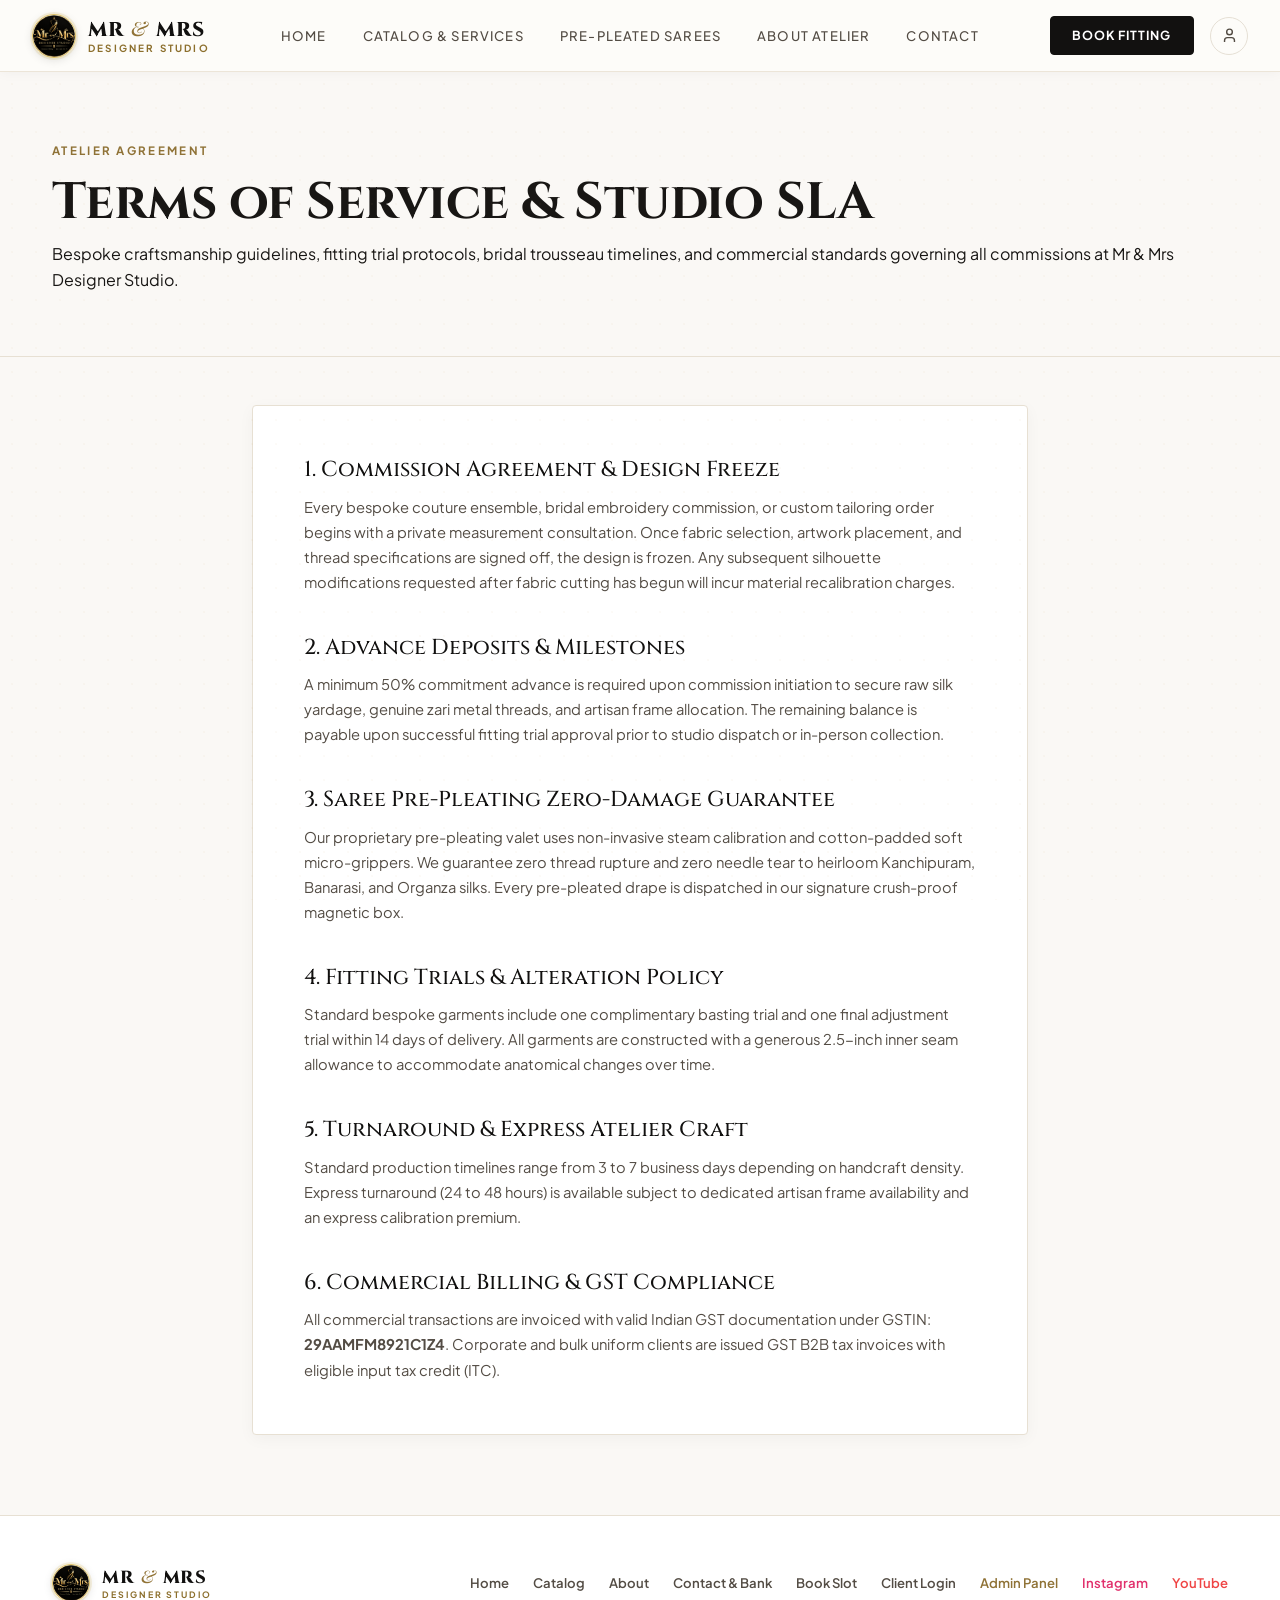
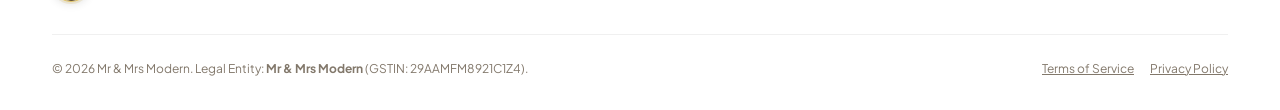
<file: terms.html>
<!DOCTYPE html>
<html lang="en">
<head>
  <meta charset="UTF-8">
  <meta name="viewport" content="width=device-width, initial-scale=1.0, maximum-scale=5.0">
  <title>Commercial Terms &amp; Atelier SLA — Mr &amp; Mrs Designer Studio</title>
  <meta name="description" content="Commercial commission guidelines, fitting trial protocols, pre-pleating delivery terms, and couture alteration agreements.">

  <!-- Google Fonts -->
  <link rel="preconnect" href="https://fonts.googleapis.com">
  <link rel="preconnect" href="https://fonts.gstatic.com" crossorigin>
  <link href="https://fonts.googleapis.com/css2?family=Cinzel:wght@600;700&family=Playfair+Display:ital,wght@0,500;0,600;1,400&family=Plus+Jakarta+Sans:wght@400;500;600;700;800&display=swap" rel="stylesheet">

  <link rel="stylesheet" href="styles.css?v=multi_page_v2">
  <link rel="icon" type="image/svg+xml" href="assets/images/logo-mark.svg">
</head>
<body>

  <!-- Anchored Luxury Header -->
  <header class="dynamic-island-header" id="dynamicIslandHeader" role="banner">
    <div class="island-inner">
      <a href="index.html" class="island-brand" aria-label="Mr &amp; Mrs Designer Studio Home">
        <img src="assets/images/brand_logo.png" alt="Mr &amp; Mrs Emblem" class="island-logo-crest">
        <div class="island-brand-text">
          <span class="brand-name">Mr <span class="brand-amp">&amp;</span> Mrs</span>
          <span class="brand-tagline">DESIGNER STUDIO</span>
        </div>
      </a>

      <nav class="island-nav" aria-label="Main Navigation">
        <a href="index.html" class="island-nav-link">Home</a>
        <a href="catalog.html" class="island-nav-link">Catalog &amp; Services</a>
        <a href="saree-pleating.html" class="island-nav-link">Pre-Pleated Sarees</a>
        <a href="about.html" class="island-nav-link">About Atelier</a>
        <a href="contact.html" class="island-nav-link">Contact</a>
      </nav>

      <div class="island-actions">
        <a href="booking.html" class="island-btn-book">
          <span>Book Fitting</span>
        </a>

        <a href="auth.html" class="island-auth-link" title="Client Portal" aria-label="Client Sign In">
          <svg width="17" height="17" viewBox="0 0 24 24" fill="none" stroke="currentColor" stroke-width="2"><path d="M19 21v-2a4 4 0 0 0-4-4H9a4 4 0 0 0-4 4v2"/><circle cx="12" cy="7" r="4"/></svg>
        </a>

        <button class="mobile-toggle" id="islandMobileToggle" aria-label="Open Navigation Menu">
          <span></span>
          <span></span>
          <span></span>
        </button>
      </div>
    </div>
  </header>

  <!-- Legal Hero -->
  <section class="lookbook-hero">
    <div class="container">
      <div class="anim-fade-up">
        <span class="eyebrow">Atelier Agreement</span>
        <h1 class="lookbook-title">Terms of Service &amp; Studio SLA</h1>
        <p class="lookbook-desc">
          Bespoke craftsmanship guidelines, fitting trial protocols, bridal trousseau timelines, and commercial standards governing all commissions at Mr &amp; Mrs Designer Studio.
        </p>
      </div>
    </div>
  </section>

  <!-- Legal Content Container -->
  <section class="section" style="padding: 3rem 0 5rem;">
    <div class="container" style="max-width: 840px;">
      <article style="background: #FFFFFF; padding: clamp(2rem, 4vw, 3.5rem); border: 1px solid var(--border-light); border-radius: var(--radius-sm); box-shadow: var(--shadow-subtle);">
        
        <div style="margin-bottom: 2.5rem;">
          <h2 style="font-family: 'Cinzel', serif; font-size: 1.35rem; color: #11100F; margin-bottom: 0.75rem;">1. Commission Agreement &amp; Design Freeze</h2>
          <p style="color: var(--ink-secondary); line-height: 1.7; font-size: 0.92rem;">
            Every bespoke couture ensemble, bridal embroidery commission, or custom tailoring order begins with a private measurement consultation. Once fabric selection, artwork placement, and thread specifications are signed off, the design is frozen. Any subsequent silhouette modifications requested after fabric cutting has begun will incur material recalibration charges.
          </p>
        </div>

        <div style="margin-bottom: 2.5rem;">
          <h2 style="font-family: 'Cinzel', serif; font-size: 1.35rem; color: #11100F; margin-bottom: 0.75rem;">2. Advance Deposits &amp; Milestones</h2>
          <p style="color: var(--ink-secondary); line-height: 1.7; font-size: 0.92rem;">
            A minimum 50% commitment advance is required upon commission initiation to secure raw silk yardage, genuine zari metal threads, and artisan frame allocation. The remaining balance is payable upon successful fitting trial approval prior to studio dispatch or in-person collection.
          </p>
        </div>

        <div style="margin-bottom: 2.5rem;">
          <h2 style="font-family: 'Cinzel', serif; font-size: 1.35rem; color: #11100F; margin-bottom: 0.75rem;">3. Saree Pre-Pleating Zero-Damage Guarantee</h2>
          <p style="color: var(--ink-secondary); line-height: 1.7; font-size: 0.92rem;">
            Our proprietary pre-pleating valet uses non-invasive steam calibration and cotton-padded soft micro-grippers. We guarantee zero thread rupture and zero needle tear to heirloom Kanchipuram, Banarasi, and Organza silks. Every pre-pleated drape is dispatched in our signature crush-proof magnetic box.
          </p>
        </div>

        <div style="margin-bottom: 2.5rem;">
          <h2 style="font-family: 'Cinzel', serif; font-size: 1.35rem; color: #11100F; margin-bottom: 0.75rem;">4. Fitting Trials &amp; Alteration Policy</h2>
          <p style="color: var(--ink-secondary); line-height: 1.7; font-size: 0.92rem;">
            Standard bespoke garments include one complimentary basting trial and one final adjustment trial within 14 days of delivery. All garments are constructed with a generous 2.5-inch inner seam allowance to accommodate anatomical changes over time.
          </p>
        </div>

        <div style="margin-bottom: 2.5rem;">
          <h2 style="font-family: 'Cinzel', serif; font-size: 1.35rem; color: #11100F; margin-bottom: 0.75rem;">5. Turnaround &amp; Express Atelier Craft</h2>
          <p style="color: var(--ink-secondary); line-height: 1.7; font-size: 0.92rem;">
            Standard production timelines range from 3 to 7 business days depending on handcraft density. Express turnaround (24 to 48 hours) is available subject to dedicated artisan frame availability and an express calibration premium.
          </p>
        </div>

        <div>
          <h2 style="font-family: 'Cinzel', serif; font-size: 1.35rem; color: #11100F; margin-bottom: 0.75rem;">6. Commercial Billing &amp; GST Compliance</h2>
          <p style="color: var(--ink-secondary); line-height: 1.7; font-size: 0.92rem;">
            All commercial transactions are invoiced with valid Indian GST documentation under GSTIN: <strong>29AAMFM8921C1Z4</strong>. Corporate and bulk uniform clients are issued GST B2B tax invoices with eligible input tax credit (ITC).
          </p>
        </div>

      </article>
    </div>
  </section>

  <!-- Minimal Footer -->
  <footer class="footer-main" role="contentinfo" style="border-top: 1px solid var(--border-light); padding: 3rem 0 2rem; background: var(--color-surface);">
    <div class="container">
      <div style="display: flex; justify-content: space-between; align-items: center; flex-wrap: wrap; gap: 1.5rem; padding-bottom: 2rem; border-bottom: 1px solid rgba(0,0,0,0.06);">
        <a href="index.html" class="island-brand">
          <img src="assets/images/brand_logo.png" alt="Mr &amp; Mrs Emblem" class="island-logo-crest" style="width: 38px; height: 38px;">
          <div class="island-brand-text">
            <span class="brand-name" style="font-size: 1.1rem;">Mr <span class="brand-amp">&amp;</span> Mrs</span>
            <span class="brand-tagline" style="font-size: 0.55rem;">DESIGNER STUDIO</span>
          </div>
        </a>

        <div style="display: flex; gap: 1.5rem; flex-wrap: wrap; font-size: 0.82rem; font-weight: 600;">
          <a href="index.html" style="color: var(--ink-secondary); text-decoration: none;">Home</a>
          <a href="catalog.html" style="color: var(--ink-secondary); text-decoration: none;">Catalog</a>
          <a href="about.html" style="color: var(--ink-secondary); text-decoration: none;">About</a>
          <a href="contact.html" style="color: var(--ink-secondary); text-decoration: none;">Contact &amp; Bank</a>
          <a href="booking.html" style="color: var(--ink-secondary); text-decoration: none;">Book Slot</a>
          <a href="auth.html" style="color: var(--ink-secondary); text-decoration: none;">Client Login</a>
          <a href="admin.html" style="color: var(--gold-zari-dark); text-decoration: none;">Admin Panel</a>
          <a href="https://www.instagram.com/mr_and_mrs_designer_studio" target="_blank" rel="noopener" style="color: #E1306C; text-decoration: none;">Instagram</a>
          <a href="https://youtube.com/@all-is-possible" target="_blank" rel="noopener" style="color: #EF4444; text-decoration: none;">YouTube</a>
        </div>
      </div>

      <div style="display: flex; justify-content: space-between; align-items: center; flex-wrap: wrap; gap: 1rem; padding-top: 1.5rem; font-size: 0.75rem; color: var(--ink-muted);">
        <p>&copy; 2026 Mr &amp; Mrs Modern. Legal Entity: <strong>Mr &amp; Mrs Modern</strong> (GSTIN: 29AAMFM8921C1Z4).</p>
        <div style="display: flex; gap: 1rem;">
          <a href="terms.html" style="color: var(--ink-muted); text-decoration: underline;">Terms of Service</a>
          <a href="privacy.html" style="color: var(--ink-muted); text-decoration: underline;">Privacy Policy</a>
        </div>
      </div>
    </div>
  </footer>

  <script src="script.js"></script>
</body>
</html>
</file>
<file: styles.css>
/* ==========================================================================
   MR & MRS DESIGNER STUDIO — HAUTE COUTURE & TEXTILE ATELIER
   Theme: Atelier Haute Luxe & Modern Indian Heritage
   Anti-Slop Protocol: Zero Indigo Gradients, Zero Glassmorphism Blur,
                       Zero Cartoon Radii, True Editorial Typographic Art Direction.
   Mobile-First Standard: 48px+ Touch Targets, Sticky Mobile Bottom Bar,
                          Fluid clamp() Typography, Zero Layout Shift.
   ========================================================================== */

:root {
  /* Surface Foundations */
  --color-canvas: #FAF8F5;          /* Warm raw silk alabaster */
  --color-surface: #FFFFFF;         /* Crisp pristine card */
  --color-surface-subtle: #F4EDE2;  /* Warm linen ecru */
  --color-surface-muted: #EBE2D3;   /* Raw tussar silk */
  
  /* Obsidian & Charcoal Depth */
  --color-obsidian: #121110;        /* Deep midnight velvet */
  --color-charcoal: #1C1A18;        /* Atelier dark slate */
  --color-card-dark: #23201D;       /* Dark panel surface */
  --color-card-dark-subtle: #2D2925;
  
  /* Inks & Contrast (WCAG AAA Compliant) */
  --ink-primary: #181614;           /* High-contrast headline ink */
  --ink-secondary: #534C44;         /* Refined body text */
  --ink-muted: #82786B;             /* Secondary metadata & labels */
  --ink-light: #FBF8F2;             /* Light text on dark velvet */
  --ink-light-muted: #B8AF9F;       /* Secondary light text */
  
  /* Authentic Zari Gold & Brass (Natural Metal, No Neon) */
  --gold-zari: #C5A059;             /* Heirloom metallic zari */
  --gold-zari-hover: #D6AF65;       /* Polished brass */
  --gold-zari-dark: #8F7236;        /* Antique brass */
  --gold-zari-tint: rgba(197, 160, 89, 0.12);
  --gold-zari-border: rgba(197, 160, 89, 0.28);
  
  /* Indian Silk Accents */
  --accent-vermilion: #9E2A2B;      /* Sindoor bridal red */
  --accent-emerald: #1F3D2B;        /* Deep silk saree green */
  --accent-emerald-tint: rgba(31, 61, 43, 0.1);

  /* Hairlines & Structural Dividers */
  --border-light: #E7E0D3;
  --border-delicate: rgba(197, 160, 89, 0.24);
  --border-dark: rgba(255, 255, 255, 0.09);

  /* Typography Stacks */
  --font-display: 'Cinzel', serif;
  --font-serif: 'Playfair Display', Georgia, serif;
  --font-sans: 'Plus Jakarta Sans', -apple-system, BlinkMacSystemFont, sans-serif;

  /* Architectural Radii (Strict Anti-Slop: crisp, haute couture cuts) */
  --radius-none: 0px;
  --radius-xs: 2px;
  --radius-sm: 4px;
  --radius-md: 6px;
  --radius-full: 9999px;

  /* Elevations */
  --shadow-subtle: 0 4px 16px rgba(18, 17, 16, 0.04);
  --shadow-medium: 0 10px 32px rgba(18, 17, 16, 0.08);
  --shadow-deep: 0 20px 48px rgba(0, 0, 0, 0.4);

  /* Touch & Viewport (UI-UX Pro Max) */
  --touch-target: 48px;
  --header-height: 74px;
  --mobile-bottom-height: 64px;
  
  /* Transitions */
  --ease-atelier: cubic-bezier(0.16, 1, 0.3, 1);
  --transition-fast: 0.2s var(--ease-atelier);
  --transition-smooth: 0.35s var(--ease-atelier);
}

/* ==========================================================================
   Base Reset & Mobile-First Foundation
   ========================================================================== */
*, *::before, *::after {
  box-sizing: border-box;
  margin: 0;
  padding: 0;
}

html {
  font-size: 16px;
  scroll-behavior: auto;
  -webkit-font-smoothing: antialiased;
  -moz-osx-font-smoothing: grayscale;
}

body {
  font-family: var(--font-sans);
  background-color: var(--color-canvas);
  color: var(--ink-primary);
  line-height: 1.6;
  overflow-x: hidden;
  padding-bottom: var(--mobile-bottom-height); /* Offset for sticky mobile bar */
}

@media (min-width: 769px) {
  body {
    padding-bottom: 0;
  }
}

/* Subtle Textile Weave Texture Overlay */
body::before {
  content: '';
  position: fixed;
  inset: 0;
  background-image: radial-gradient(rgba(197, 160, 89, 0.045) 1px, transparent 1px);
  background-size: 24px 24px;
  pointer-events: none;
  z-index: 999;
}

img {
  max-width: 100%;
  height: auto;
  display: block;
}

a {
  color: inherit;
  text-decoration: none;
  transition: color var(--transition-fast);
}

button {
  font-family: inherit;
  cursor: pointer;
  border: none;
  background: none;
}

/* Typography Hierarchy with Fluid clamp() */
h1, h2, h3, h4 {
  font-weight: 500;
  color: var(--ink-primary);
  line-height: 1.18;
}

.font-display {
  font-family: var(--font-display);
}

.font-serif {
  font-family: var(--font-serif);
}

.eyebrow {
  display: inline-block;
  font-family: var(--font-sans);
  font-size: 0.72rem;
  font-weight: 700;
  letter-spacing: 0.2em;
  text-transform: uppercase;
  color: var(--gold-zari-dark);
  margin-bottom: 0.75rem;
}

/* Container */
.container {
  width: 100%;
  max-width: 1240px;
  margin: 0 auto;
  padding: 0 1.25rem;
}

@media (min-width: 768px) {
  .container {
    padding: 0 2rem;
  }
}

/* ==========================================================================
   Buttons & Interactive Elements (Anti-Slop: crisp, dignified, high-contrast)
   ========================================================================== */
.btn {
  display: inline-flex;
  align-items: center;
  justify-content: center;
  gap: 0.6rem;
  font-size: 0.82rem;
  font-weight: 600;
  letter-spacing: 0.08em;
  text-transform: uppercase;
  padding: 0.85rem 1.6rem;
  min-height: var(--touch-target);
  border-radius: var(--radius-xs);
  transition: all var(--transition-smooth);
}

.btn-primary {
  background-color: var(--color-obsidian);
  color: var(--ink-light);
  border: 1px solid var(--gold-zari);
}

.btn-primary:hover {
  background-color: var(--gold-zari);
  color: var(--color-obsidian);
  border-color: var(--gold-zari);
  box-shadow: 0 6px 20px rgba(197, 160, 89, 0.3);
}

.btn-gold {
  background-color: var(--gold-zari);
  color: var(--color-obsidian);
  border: 1px solid var(--gold-zari-hover);
  font-weight: 700;
}

.btn-gold:hover {
  background-color: var(--gold-zari-hover);
  transform: translateY(-1px);
  box-shadow: 0 8px 22px rgba(197, 160, 89, 0.35);
}

.btn-outline {
  background: transparent;
  color: var(--ink-primary);
  border: 1px solid var(--border-light);
}

.btn-outline:hover {
  border-color: var(--gold-zari);
  color: var(--gold-zari-dark);
  background: var(--gold-zari-tint);
}

.btn-outline-light {
  background: transparent;
  color: var(--ink-light);
  border: 1px solid var(--border-dark);
}

.btn-outline-light:hover {
  border-color: var(--gold-zari);
  color: var(--gold-zari);
  background: rgba(197, 160, 89, 0.1);
}

.btn-sm {
  padding: 0.5rem 1rem;
  font-size: 0.75rem;
  min-height: 38px;
}

/* ==========================================================================
   Modern Minimal Glassmorphism Floating Header
   ========================================================================== */
.editorial-ticker {
  display: none !important; /* Fully removed to keep top view ultra-clean */
}

.header-main {
  position: sticky;
  top: 0;
  left: 0;
  width: 100%;
  z-index: 1000;
  background: rgba(255, 255, 255, 0.75);
  backdrop-filter: blur(24px) saturate(180%);
  -webkit-backdrop-filter: blur(24px) saturate(180%);
  border-bottom: 1px solid rgba(197, 160, 89, 0.2);
  box-shadow: 0 4px 24px rgba(0, 0, 0, 0.03);
  height: 68px;
  display: flex;
  align-items: center;
  transition: all var(--transition-fast);
}

@media (min-width: 992px) {
  .header-main {
    height: 76px;
  }
}

.nav-container {
  display: flex;
  align-items: center;
  justify-content: space-between;
  width: 100%;
  height: 100%;
}

/* Flat Minimal Luxury Brand Logo */
.brand-mark {
  display: flex;
  align-items: center;
  text-decoration: none;
  min-height: 44px;
}

.brand-logo-img {
  height: 36px;
  width: auto;
  max-width: 230px;
  object-fit: contain;
  display: block;
}

@media (min-width: 768px) {
  .brand-logo-img {
    height: 42px;
    max-width: 270px;
  }
}

/* Desktop Nav Links (Frosted Glass Pill) */
.nav-links {
  display: none;
  align-items: center;
  gap: 1.5rem;
  list-style: none;
  background: rgba(255, 255, 255, 0.65);
  backdrop-filter: blur(16px);
  -webkit-backdrop-filter: blur(16px);
  border: 1px solid rgba(197, 160, 89, 0.2);
  border-radius: 9999px;
  padding: 0.35rem 1.25rem;
}

@media (min-width: 992px) {
  .nav-links {
    display: flex;
  }
}

.nav-link {
  font-size: 0.78rem;
  font-weight: 600;
  letter-spacing: 0.06em;
  text-transform: uppercase;
  color: var(--ink-secondary);
  padding: 0.35rem 0.6rem;
  border-radius: 9999px;
  transition: all 0.2s ease;
}

.nav-link:hover {
  color: var(--color-obsidian);
  background: rgba(197, 160, 89, 0.15);
}

.nav-actions {
  display: flex;
  align-items: center;
  gap: 0.75rem;
}

/* On mobile, completely hide header action buttons to guarantee zero clutter */
.nav-actions .btn {
  display: none;
}

@media (min-width: 992px) {
  .nav-actions .btn {
    display: inline-flex;
    border-radius: 9999px;
  }
}

/* Modern Minimal Frosted Glass Mobile Menu Toggle */
.mobile-toggle {
  display: flex;
  flex-direction: column;
  justify-content: center;
  align-items: center;
  gap: 4px;
  width: 44px;
  height: 44px;
  border-radius: 50%;
  background: rgba(255, 255, 255, 0.75);
  backdrop-filter: blur(12px);
  -webkit-backdrop-filter: blur(12px);
  border: 1px solid rgba(197, 160, 89, 0.35);
  cursor: pointer;
  padding: 0;
  box-shadow: 0 2px 8px rgba(0, 0, 0, 0.05);
  transition: all 0.2s ease;
}

.mobile-toggle:hover {
  background: rgba(197, 160, 89, 0.18);
  border-color: var(--gold-zari);
}

@media (min-width: 992px) {
  .mobile-toggle {
    display: none;
  }
}

.mobile-toggle span {
  display: block;
  width: 18px;
  height: 2px;
  background-color: var(--ink-primary);
  border-radius: 1px;
  transition: var(--transition-fast);
}

/* ==========================================================================
   Modern Minimal Glassmorphic Mobile Drawer (Strict Hidden Isolation)
   ========================================================================== */
.mobile-drawer-overlay {
  position: fixed;
  inset: 0;
  z-index: 999999;
}

.mobile-drawer-backdrop {
  position: absolute;
  inset: 0;
  background: rgba(18, 17, 16, 0.65);
  backdrop-filter: blur(16px);
  -webkit-backdrop-filter: blur(16px);
}

.mobile-drawer {
  position: absolute;
  top: 0;
  right: 0;
  width: 82%;
  max-width: 320px;
  height: 100%;
  background: rgba(250, 248, 245, 0.95);
  backdrop-filter: blur(28px);
  -webkit-backdrop-filter: blur(28px);
  border-left: 1px solid rgba(197, 160, 89, 0.3);
  box-shadow: -8px 0 32px rgba(0, 0, 0, 0.2);
  padding: 1.5rem 1.25rem;
  display: flex;
  flex-direction: column;
  justify-content: space-between;
  overflow-y: auto;
  z-index: 2;
  animation: drawerSlide 0.28s cubic-bezier(0.16, 1, 0.3, 1);
}

@keyframes drawerSlide {
  from {
    transform: translateX(100%);
  }
  to {
    transform: translateX(0);
  }
}

.drawer-header {
  display: flex;
  justify-content: space-between;
  align-items: center;
  padding-bottom: 1.25rem;
  border-bottom: 1px solid var(--border-light);
  margin-bottom: 1.5rem;
}

.drawer-close {
  width: 44px;
  height: 44px;
  display: flex;
  align-items: center;
  justify-content: center;
  font-size: 1.75rem;
  line-height: 1;
  color: var(--ink-primary);
  background: rgba(255, 255, 255, 0.8);
  border: 1px solid var(--border-light);
  border-radius: 50%;
  cursor: pointer;
  transition: all 0.2s ease;
}

.drawer-close:hover {
  border-color: var(--gold-zari);
  color: var(--gold-zari-dark);
}

.drawer-links {
  list-style: none;
  display: flex;
  flex-direction: column;
  gap: 1rem;
}

.drawer-link {
  font-family: var(--font-display);
  font-size: 1.05rem;
  font-weight: 600;
  color: var(--ink-primary);
  display: flex;
  align-items: center;
  justify-content: space-between;
  min-height: 48px;
  padding: 0 0.5rem;
  border-radius: var(--radius-xs);
  transition: all 0.2s ease;
}

.drawer-link:hover {
  background: rgba(197, 160, 89, 0.12);
  color: var(--gold-zari-dark);
}

.drawer-footer {
  padding-top: 1.25rem;
  border-top: 1px solid var(--border-light);
  margin-top: 1.5rem;
}
}
  padding-bottom: 1.5rem;
  border-bottom: 1px solid var(--border-light);
  margin-bottom: 1.5rem;
}

.drawer-close {
  font-size: 1.5rem;
  width: 40px;
  height: 40px;
  display: flex;
  align-items: center;
  justify-content: center;
  color: var(--ink-primary);
}

.drawer-links {
  list-style: none;
  display: flex;
  flex-direction: column;
  gap: 1.25rem;
}

.drawer-link {
  font-family: var(--font-display);
  font-size: 1.1rem;
  font-weight: 600;
  color: var(--ink-primary);
  display: flex;
  align-items: center;
  justify-content: space-between;
}

.drawer-footer {
  padding-top: 1.5rem;
  border-top: 1px solid var(--border-light);
}

/* ==========================================================================
   Hero Section: Editorial Haute Couture Splendor
   ========================================================================== */
.hero-section {
  position: relative;
  padding: clamp(3rem, 6vw, 6rem) 0 clamp(4rem, 7vw, 7rem);
  background: linear-gradient(180deg, var(--color-canvas) 0%, var(--color-surface-subtle) 100%);
  border-bottom: 1px solid var(--border-light);
  overflow: hidden;
}

.hero-grid {
  display: grid;
  grid-template-columns: 1fr;
  gap: 3rem;
  align-items: center;
}

@media (min-width: 992px) {
  .hero-grid {
    grid-template-columns: 1.15fr 0.85fr;
    gap: 4rem;
  }
}

.hero-badge-container {
  display: flex;
  align-items: center;
  gap: 0.75rem;
  margin-bottom: 1.25rem;
  flex-wrap: wrap;
}

.badge-seal {
  background: var(--gold-zari-tint);
  border: 1px solid var(--gold-zari-border);
  color: var(--gold-zari-dark);
  padding: 0.3rem 0.8rem;
  font-size: 0.7rem;
  font-weight: 700;
  letter-spacing: 0.14em;
  text-transform: uppercase;
  border-radius: var(--radius-xs);
}

.hero-title {
  font-family: var(--font-serif);
  font-size: clamp(2.2rem, 5vw + 0.5rem, 3.8rem);
  line-height: 1.1;
  font-weight: 500;
  color: var(--ink-primary);
  margin-bottom: 1.25rem;
  letter-spacing: -0.015em;
}

.hero-title em {
  font-style: italic;
  font-family: var(--font-serif);
  color: var(--gold-zari-dark);
  font-weight: 400;
}

.hero-description {
  font-size: clamp(0.95rem, 1.8vw, 1.12rem);
  line-height: 1.65;
  color: var(--ink-secondary);
  margin-bottom: 2rem;
  max-width: 580px;
}

.hero-cta-group {
  display: flex;
  align-items: center;
  gap: 1rem;
  flex-wrap: wrap;
  margin-bottom: 2.5rem;
}

.hero-metrics-strip {
  display: grid;
  grid-template-columns: repeat(3, 1fr);
  gap: 1.25rem;
  padding-top: 1.75rem;
  border-top: 1px solid var(--border-light);
}

@media (max-width: 540px) {
  .hero-metrics-strip {
    grid-template-columns: 1fr;
    gap: 0.85rem;
  }
}

.metric-item .metric-label {
  font-size: 0.72rem;
  text-transform: uppercase;
  letter-spacing: 0.12em;
  color: var(--ink-muted);
  font-weight: 600;
  margin-bottom: 0.2rem;
}

.metric-item .metric-value {
  font-family: var(--font-display);
  font-size: 1.15rem;
  font-weight: 600;
  color: var(--ink-primary);
}

/* Hero Right Collage / Frame */
.hero-visual-frame {
  position: relative;
}

.hero-image-card-main {
  position: relative;
  background: var(--color-surface);
  border: 1px solid var(--border-delicate);
  padding: 0.75rem;
  border-radius: var(--radius-xs);
  box-shadow: var(--shadow-medium);
}

.hero-image-card-main img {
  width: 100%;
  height: clamp(320px, 45vw, 480px);
  object-fit: cover;
  border-radius: var(--radius-xs);
}

.hero-floating-card {
  position: relative;
  margin-top: 1rem;
  background: var(--color-obsidian);
  color: var(--ink-light);
  border: 1px solid var(--gold-zari);
  padding: 1.25rem 1.4rem;
  border-radius: var(--radius-xs);
  box-shadow: var(--shadow-deep);
}

@media (min-width: 992px) {
  .hero-floating-card {
    position: absolute;
    bottom: -24px;
    left: -24px;
    margin-top: 0;
    max-width: 270px;
  }
}

.floating-card-tag {
  font-size: 0.65rem;
  text-transform: uppercase;
  letter-spacing: 0.15em;
  color: var(--gold-zari);
  font-weight: 700;
  display: block;
  margin-bottom: 0.25rem;
}

.floating-card-title {
  font-family: var(--font-display);
  font-size: 0.95rem;
  font-weight: 600;
  line-height: 1.35;
  margin-bottom: 0.25rem;
}

.floating-card-sub {
  font-size: 0.75rem;
  color: var(--ink-light-muted);
}

/* ==========================================================================
   Credentials Strip
   ========================================================================== */
.credentials-bar {
  background-color: var(--color-obsidian);
  color: var(--ink-light);
  padding: 1.5rem 0;
  border-bottom: 1px solid rgba(197, 160, 89, 0.2);
}

.credentials-grid {
  display: grid;
  grid-template-columns: 1fr;
  gap: 1.5rem;
}

@media (min-width: 576px) {
  .credentials-grid {
    grid-template-columns: repeat(2, 1fr);
  }
}

@media (min-width: 992px) {
  .credentials-grid {
    grid-template-columns: repeat(4, 1fr);
    gap: 2rem;
  }
}

.cred-col {
  display: flex;
  align-items: center;
  gap: 0.9rem;
}

.cred-icon {
  width: 40px;
  height: 40px;
  border-radius: var(--radius-xs);
  background: var(--color-card-dark);
  border: 1px solid var(--gold-zari-border);
  display: flex;
  align-items: center;
  justify-content: center;
  color: var(--gold-zari);
  flex-shrink: 0;
}

.cred-text h4 {
  color: var(--ink-light);
  font-size: 0.85rem;
  font-weight: 600;
}

.cred-text p {
  color: var(--ink-light-muted);
  font-size: 0.72rem;
  margin-top: 0.15rem;
}

/* ==========================================================================
   Section Layouts
   ========================================================================== */
.section {
  padding: clamp(4rem, 8vw, 6.5rem) 0;
}

.section-header {
  text-align: center;
  max-width: 720px;
  margin: 0 auto clamp(2.5rem, 5vw, 3.5rem);
}

.section-header.text-left {
  text-align: left;
  margin-left: 0;
}

.section-title {
  font-family: var(--font-serif);
  font-size: clamp(1.8rem, 4vw, 2.75rem);
  font-weight: 500;
  color: var(--ink-primary);
  line-height: 1.2;
  margin-bottom: 0.85rem;
  letter-spacing: -0.01em;
}

.section-title.light {
  color: var(--ink-light);
}

.section-description {
  font-size: clamp(0.9rem, 1.8vw, 1.05rem);
  color: var(--ink-secondary);
  line-height: 1.6;
}

.section-description.light {
  color: var(--ink-light-muted);
}

/* ==========================================================================
   Curated Lookbook & Portfolio
   ========================================================================== */
.portfolio-tabs {
  display: flex;
  align-items: center;
  justify-content: center;
  gap: 0.5rem;
  flex-wrap: wrap;
  margin-bottom: 2.5rem;
}

.tab-btn {
  padding: 0.5rem 1rem;
  font-size: 0.78rem;
  font-weight: 600;
  letter-spacing: 0.06em;
  text-transform: uppercase;
  color: var(--ink-secondary);
  border: 1px solid var(--border-light);
  background: var(--color-surface);
  border-radius: var(--radius-xs);
  min-height: 40px;
  transition: all var(--transition-fast);
}

.tab-btn:hover {
  border-color: var(--gold-zari);
  color: var(--gold-zari-dark);
}

.tab-btn.active {
  background-color: var(--color-obsidian);
  color: var(--gold-zari);
  border-color: var(--color-obsidian);
}

.portfolio-grid {
  display: grid;
  grid-template-columns: 1fr;
  gap: 2rem;
}

@media (min-width: 680px) {
  .portfolio-grid {
    grid-template-columns: repeat(2, 1fr);
  }
}

@media (min-width: 1024px) {
  .portfolio-grid {
    grid-template-columns: repeat(3, 1fr);
    gap: 2rem;
  }
}

.portfolio-card {
  background: var(--color-surface);
  border: 1px solid var(--border-light);
  border-radius: var(--radius-xs);
  overflow: hidden;
  box-shadow: var(--shadow-subtle);
  transition: all var(--transition-smooth);
  display: flex;
  flex-direction: column;
}

.portfolio-card:hover {
  transform: translateY(-4px);
  border-color: var(--gold-zari-border);
  box-shadow: var(--shadow-medium);
}

.portfolio-image-wrapper {
  position: relative;
  overflow: hidden;
  background-color: var(--color-surface-subtle);
  aspect-ratio: 4 / 3.4;
}

.portfolio-image-wrapper img {
  width: 100%;
  height: 100%;
  object-fit: cover;
  transition: transform 0.6s var(--ease-atelier);
}

.portfolio-card:hover .portfolio-image-wrapper img {
  transform: scale(1.04);
}

.portfolio-badge {
  position: absolute;
  top: 0.85rem;
  left: 0.85rem;
  background: rgba(18, 17, 16, 0.9);
  color: var(--gold-zari);
  border: 1px solid rgba(197, 160, 89, 0.4);
  font-size: 0.65rem;
  font-weight: 700;
  letter-spacing: 0.14em;
  text-transform: uppercase;
  padding: 0.25rem 0.65rem;
  border-radius: var(--radius-xs);
}

.portfolio-info {
  padding: 1.5rem;
  display: flex;
  flex-direction: column;
  flex-grow: 1;
}

.portfolio-info h3 {
  font-family: var(--font-display);
  font-size: 1.15rem;
  font-weight: 600;
  color: var(--ink-primary);
  margin-bottom: 0.5rem;
  line-height: 1.3;
}

.portfolio-info p {
  font-size: 0.88rem;
  color: var(--ink-secondary);
  line-height: 1.55;
  margin-bottom: 1.25rem;
  flex-grow: 1;
}

.portfolio-meta-tags {
  display: flex;
  gap: 0.45rem;
  flex-wrap: wrap;
  margin-bottom: 1.25rem;
  padding-top: 0.75rem;
  border-top: 1px dashed var(--border-light);
}

.meta-pill {
  font-size: 0.7rem;
  color: var(--ink-muted);
  background: var(--color-surface-subtle);
  padding: 0.2rem 0.55rem;
  border-radius: var(--radius-xs);
  font-weight: 600;
}

.portfolio-card-actions {
  display: flex;
  justify-content: space-between;
  align-items: center;
}

.btn-inspect {
  font-size: 0.78rem;
  font-weight: 700;
  letter-spacing: 0.08em;
  text-transform: uppercase;
  color: var(--gold-zari-dark);
  display: inline-flex;
  align-items: center;
  gap: 0.35rem;
  min-height: 36px;
}

.btn-inspect:hover {
  color: var(--color-obsidian);
}

/* ==========================================================================
   Deep Spotlight: Saree Pre-Pleating & Drape Simulator
   ========================================================================== */
.saree-pleating-section {
  background-color: var(--color-surface-subtle);
  border-top: 1px solid var(--border-light);
  border-bottom: 1px solid var(--border-light);
}

.saree-grid {
  display: grid;
  grid-template-columns: 1fr;
  gap: 3rem;
  align-items: center;
}

@media (min-width: 992px) {
  .saree-grid {
    grid-template-columns: 1.1fr 0.9fr;
    gap: 4rem;
  }
}

.pleat-steps-list {
  display: flex;
  flex-direction: column;
  gap: 1.25rem;
  margin: 2rem 0;
}

.pleat-step-item {
  display: flex;
  align-items: flex-start;
  gap: 1.25rem;
}

.step-num {
  font-family: var(--font-display);
  font-size: 0.85rem;
  font-weight: 700;
  width: 32px;
  height: 32px;
  background-color: var(--color-obsidian);
  color: var(--gold-zari);
  border: 1px solid var(--gold-zari);
  border-radius: var(--radius-xs);
  display: flex;
  align-items: center;
  justify-content: center;
  flex-shrink: 0;
}

.step-content h4 {
  font-size: 0.95rem;
  font-weight: 600;
  color: var(--ink-primary);
  margin-bottom: 0.2rem;
}

.step-content p {
  font-size: 0.82rem;
  color: var(--ink-secondary);
  line-height: 1.45;
}

/* Drape Simulator Widget */
.drape-simulator-card {
  background: var(--color-surface);
  border: 1px solid var(--border-delicate);
  border-radius: var(--radius-xs);
  padding: 1.75rem;
  box-shadow: var(--shadow-medium);
}

.drape-style-selector {
  display: grid;
  grid-template-columns: repeat(2, 1fr);
  gap: 0.5rem;
  margin-bottom: 1.5rem;
}

.drape-btn {
  padding: 0.65rem 0.5rem;
  font-size: 0.78rem;
  font-weight: 600;
  text-align: center;
  border: 1px solid var(--border-light);
  border-radius: var(--radius-xs);
  background: var(--color-canvas);
  color: var(--ink-secondary);
  transition: all var(--transition-fast);
}

.drape-btn.active {
  background: var(--color-obsidian);
  color: var(--gold-zari);
  border-color: var(--color-obsidian);
}

.drape-preview-panel {
  background-color: var(--color-canvas);
  border: 1px solid var(--border-light);
  border-radius: var(--radius-xs);
  padding: 1.25rem;
  margin-bottom: 1.5rem;
}

.drape-preview-header {
  display: flex;
  justify-content: space-between;
  align-items: center;
  margin-bottom: 0.75rem;
}

.drape-title {
  font-family: var(--font-display);
  font-size: 1.05rem;
  font-weight: 600;
  color: var(--ink-primary);
}

.drape-time-badge {
  font-size: 0.7rem;
  font-weight: 700;
  color: var(--accent-emerald);
  background: var(--accent-emerald-tint);
  padding: 0.2rem 0.5rem;
  border-radius: var(--radius-xs);
}

.drape-desc {
  font-size: 0.82rem;
  color: var(--ink-secondary);
  line-height: 1.5;
  margin-bottom: 1rem;
}

.drape-comparison-strip {
  display: grid;
  grid-template-columns: 1fr 1fr;
  gap: 0.75rem;
  padding: 0.85rem;
  background-color: var(--color-surface);
  border: 1px solid var(--border-light);
  border-radius: var(--radius-xs);
  font-size: 0.75rem;
}

.drape-comparison-strip .col-bad {
  color: var(--accent-vermilion);
}

.drape-comparison-strip .col-good {
  color: var(--gold-zari-dark);
  font-weight: 600;
}

/* ==========================================================================
   Industrial Printing Unit (Dark Velvet Architectural)
   ========================================================================== */
.printing-section {
  background-color: var(--color-obsidian);
  color: var(--ink-light);
  border-top: 1px solid rgba(197, 160, 89, 0.2);
  border-bottom: 1px solid rgba(197, 160, 89, 0.2);
}

.printing-grid {
  display: grid;
  grid-template-columns: 1fr;
  gap: 2rem;
  margin-top: 2.5rem;
}

@media (min-width: 992px) {
  .printing-grid {
    grid-template-columns: repeat(2, 1fr);
    gap: 2.5rem;
  }
}

.printing-card {
  background-color: var(--color-card-dark);
  border: 1px solid var(--border-dark);
  border-radius: var(--radius-xs);
  padding: clamp(1.75rem, 4vw, 2.5rem);
  transition: all var(--transition-smooth);
}

.printing-card:hover {
  border-color: var(--gold-zari);
  transform: translateY(-4px);
  box-shadow: var(--shadow-deep);
}

.printing-header {
  display: flex;
  align-items: flex-start;
  justify-content: space-between;
  margin-bottom: 1.25rem;
}

.tech-tag {
  font-size: 0.68rem;
  font-weight: 700;
  letter-spacing: 0.14em;
  text-transform: uppercase;
  color: var(--gold-zari);
  border: 1px solid var(--gold-zari-border);
  padding: 0.25rem 0.65rem;
  border-radius: var(--radius-xs);
}

.printing-card h3 {
  font-family: var(--font-display);
  font-size: clamp(1.25rem, 2.5vw, 1.55rem);
  font-weight: 600;
  color: var(--ink-light);
  margin-bottom: 0.65rem;
}

.printing-card p {
  color: var(--ink-light-muted);
  font-size: 0.88rem;
  line-height: 1.6;
  margin-bottom: 1.5rem;
}

.printing-specs {
  display: flex;
  flex-direction: column;
  gap: 0.5rem;
  margin-bottom: 1.75rem;
  padding: 1.25rem;
  background-color: rgba(255, 255, 255, 0.02);
  border: 1px solid rgba(255, 255, 255, 0.06);
  border-radius: var(--radius-xs);
}

.spec-row {
  display: flex;
  justify-content: space-between;
  font-size: 0.78rem;
}

.spec-name {
  color: var(--ink-light-muted);
}

.spec-val {
  color: var(--gold-zari);
  font-weight: 600;
}

/* ==========================================================================
   Interactive Cost & Turnaround Estimator
   ========================================================================== */
.estimator-section {
  background-color: var(--color-canvas);
}

.calculator-wrapper {
  background-color: var(--color-surface);
  border: 1px solid var(--border-delicate);
  border-radius: var(--radius-xs);
  box-shadow: var(--shadow-medium);
  display: grid;
  grid-template-columns: 1fr;
  overflow: hidden;
}

@media (min-width: 992px) {
  .calculator-wrapper {
    grid-template-columns: 1.2fr 0.8fr;
  }
}

.calc-inputs-pane {
  padding: clamp(1.5rem, 4vw, 3rem);
}

.calc-group {
  margin-bottom: 1.75rem;
}

.calc-label {
  display: block;
  font-size: 0.8rem;
  font-weight: 700;
  letter-spacing: 0.08em;
  text-transform: uppercase;
  color: var(--ink-primary);
  margin-bottom: 0.75rem;
}

.calc-chips-grid {
  display: grid;
  grid-template-columns: repeat(auto-fill, minmax(140px, 1fr));
  gap: 0.5rem;
}

.chip-radio {
  display: none;
}

.chip-label {
  display: block;
  text-align: center;
  padding: 0.7rem 0.5rem;
  font-size: 0.8rem;
  font-weight: 600;
  border: 1px solid var(--border-light);
  border-radius: var(--radius-xs);
  cursor: pointer;
  background-color: var(--color-canvas);
  color: var(--ink-secondary);
  transition: all var(--transition-fast);
  min-height: 44px;
}

.chip-label:hover {
  border-color: var(--gold-zari);
  color: var(--ink-primary);
}

.chip-radio:checked + .chip-label {
  background-color: var(--color-obsidian);
  color: var(--gold-zari);
  border-color: var(--color-obsidian);
}

.calc-select {
  width: 100%;
  padding: 0.75rem 1rem;
  font-family: inherit;
  font-size: 0.88rem;
  border: 1px solid var(--border-light);
  border-radius: var(--radius-xs);
  background-color: var(--color-canvas);
  color: var(--ink-primary);
  outline: none;
  min-height: var(--touch-target);
}

.calc-select:focus {
  border-color: var(--gold-zari);
}

/* Output Sidebar */
.calc-summary-pane {
  background-color: var(--color-obsidian);
  color: var(--ink-light);
  padding: clamp(1.75rem, 4vw, 3rem);
  display: flex;
  flex-direction: column;
  justify-content: space-between;
  border-top: 1px solid rgba(197, 160, 89, 0.2);
}

@media (min-width: 992px) {
  .calc-summary-pane {
    border-top: none;
    border-left: 1px solid rgba(197, 160, 89, 0.2);
  }
}

.summary-header h3 {
  font-family: var(--font-display);
  font-size: 1.35rem;
  color: var(--ink-light);
  margin-bottom: 0.4rem;
}

.summary-header p {
  font-size: 0.8rem;
  color: var(--ink-light-muted);
}

.estimate-display {
  margin: 1.75rem 0;
  padding: 1.5rem;
  background-color: var(--color-card-dark);
  border: 1px solid var(--gold-zari-border);
  border-radius: var(--radius-xs);
  text-align: center;
}

.estimate-display .est-label {
  font-size: 0.7rem;
  letter-spacing: 0.14em;
  text-transform: uppercase;
  color: var(--gold-zari);
  font-weight: 700;
  margin-bottom: 0.4rem;
  display: block;
}

.estimate-display .est-amount {
  font-family: var(--font-display);
  font-size: clamp(1.8rem, 3.5vw, 2.25rem);
  font-weight: 600;
  color: var(--ink-light);
  line-height: 1.2;
}

.estimate-display .est-time {
  display: block;
  font-size: 0.78rem;
  color: var(--ink-light-muted);
  margin-top: 0.4rem;
}

.quote-breakdown-list {
  list-style: none;
  display: flex;
  flex-direction: column;
  gap: 0.5rem;
  margin-bottom: 1.75rem;
  font-size: 0.8rem;
}

.quote-breakdown-list li {
  display: flex;
  justify-content: space-between;
  border-bottom: 1px dashed rgba(255, 255, 255, 0.08);
  padding-bottom: 0.35rem;
}

.quote-breakdown-list .label {
  color: var(--ink-light-muted);
}

.quote-breakdown-list .val {
  color: var(--ink-light);
  font-weight: 600;
}

/* ==========================================================================
   FAQ & Atelier Consultation
   ========================================================================== */
.faq-section {
  background-color: var(--color-canvas);
  border-top: 1px solid var(--border-light);
}

.faq-grid {
  display: grid;
  grid-template-columns: 1fr;
  gap: 3rem;
}

@media (min-width: 992px) {
  .faq-grid {
    grid-template-columns: 1fr 1fr;
    gap: 4rem;
  }
}

.accordion-item {
  border-bottom: 1px solid var(--border-light);
  padding: 1.15rem 0;
}

.accordion-trigger {
  width: 100%;
  display: flex;
  justify-content: space-between;
  align-items: center;
  text-align: left;
  font-family: var(--font-display);
  font-size: 0.95rem;
  font-weight: 600;
  color: var(--ink-primary);
  background: none;
  cursor: pointer;
  padding: 0.25rem 0;
  min-height: 44px;
}

.accordion-trigger span.icon {
  font-size: 1.25rem;
  color: var(--gold-zari);
  transition: transform var(--transition-fast);
}

.accordion-item.active .accordion-trigger span.icon {
  transform: rotate(45deg);
}

.accordion-body {
  max-height: 0;
  overflow: hidden;
  transition: max-height 0.35s ease-out;
  font-size: 0.88rem;
  color: var(--ink-secondary);
  line-height: 1.6;
}

.accordion-item.active .accordion-body {
  max-height: 250px;
  padding-top: 0.75rem;
}

/* Consultation Form Card */
.booking-card {
  background-color: var(--color-surface);
  border: 1px solid var(--border-delicate);
  border-radius: var(--radius-xs);
  padding: clamp(1.5rem, 4vw, 2.5rem);
  box-shadow: var(--shadow-medium);
}

.booking-card h3 {
  font-family: var(--font-display);
  font-size: 1.35rem;
  font-weight: 600;
  margin-bottom: 0.4rem;
}

.booking-card p {
  font-size: 0.85rem;
  color: var(--ink-secondary);
  margin-bottom: 1.5rem;
}

.form-group {
  margin-bottom: 1.15rem;
}

.form-group label {
  display: block;
  font-size: 0.75rem;
  font-weight: 700;
  letter-spacing: 0.06em;
  text-transform: uppercase;
  color: var(--ink-primary);
  margin-bottom: 0.35rem;
}

.form-control {
  width: 100%;
  padding: 0.75rem 1rem;
  font-family: inherit;
  font-size: 0.88rem;
  border: 1px solid var(--border-light);
  border-radius: var(--radius-xs);
  background-color: var(--color-canvas);
  color: var(--ink-primary);
  outline: none;
  min-height: var(--touch-target);
  transition: border-color var(--transition-fast);
}

.form-control:focus {
  border-color: var(--gold-zari);
}

/* ==========================================================================
   Footer
   ========================================================================== */
.atelier-footer {
  background-color: var(--color-obsidian);
  color: var(--ink-light);
  padding: clamp(3.5rem, 6vw, 5rem) 0 2rem;
  border-top: 1px solid rgba(197, 160, 89, 0.25);
}

.footer-top {
  display: grid;
  grid-template-columns: 1fr;
  gap: 2.5rem;
  margin-bottom: 3.5rem;
}

@media (min-width: 640px) {
  .footer-top {
    grid-template-columns: repeat(2, 1fr);
  }
}

@media (min-width: 1024px) {
  .footer-top {
    grid-template-columns: 1.5fr 1fr 1fr 1.2fr;
    gap: 3rem;
  }
}

.footer-brand h2 {
  font-family: var(--font-display);
  font-size: 1.25rem;
  color: var(--ink-light);
  margin-bottom: 0.35rem;
}

.footer-brand .tag {
  font-size: 0.68rem;
  letter-spacing: 0.16em;
  text-transform: uppercase;
  color: var(--gold-zari);
  font-weight: 700;
  display: block;
  margin-bottom: 1.15rem;
}

.footer-brand p {
  font-size: 0.85rem;
  color: var(--ink-light-muted);
  line-height: 1.6;
  max-width: 320px;
}

.footer-col h4 {
  font-family: var(--font-display);
  font-size: 0.92rem;
  color: var(--ink-light);
  letter-spacing: 0.05em;
  margin-bottom: 1.15rem;
}

.footer-links {
  list-style: none;
  display: flex;
  flex-direction: column;
  gap: 0.6rem;
}

.footer-links a {
  font-size: 0.82rem;
  color: var(--ink-light-muted);
}

.footer-links a:hover {
  color: var(--gold-zari);
}

.gst-verified-pill {
  background: rgba(197, 160, 89, 0.08);
  border: 1px solid var(--gold-zari-border);
  border-radius: var(--radius-xs);
  padding: 0.85rem 1rem;
  margin-top: 1rem;
}

.gst-verified-pill h5 {
  color: var(--gold-zari);
  font-size: 0.75rem;
  font-weight: 700;
  letter-spacing: 0.06em;
  text-transform: uppercase;
  margin-bottom: 0.2rem;
}

.gst-verified-pill p {
  font-size: 0.72rem;
  color: var(--ink-light-muted);
}

.footer-bottom {
  display: flex;
  flex-direction: column;
  gap: 0.75rem;
  align-items: center;
  text-align: center;
  padding-top: 2rem;
  border-top: 1px solid rgba(255, 255, 255, 0.08);
  font-size: 0.75rem;
  color: var(--ink-light-muted);
}

@media (min-width: 768px) {
  .footer-bottom {
    flex-direction: row;
    justify-content: space-between;
    text-align: left;
  }
}

/* ==========================================================================
   Sticky Mobile Bottom App Bar (UI-UX Pro Max Standard)
   ========================================================================== */
.mobile-bottom-bar {
  position: fixed;
  bottom: 0;
  left: 0;
  width: 100%;
  height: var(--mobile-bottom-height);
  background-color: var(--color-obsidian);
  border-top: 1px solid var(--gold-zari-border);
  z-index: 990;
  display: flex;
  justify-content: space-around;
  align-items: center;
  padding: 0 0.5rem;
  box-shadow: 0 -4px 16px rgba(0, 0, 0, 0.25);
}

@media (min-width: 769px) {
  .mobile-bottom-bar {
    display: none;
  }
}

.bottom-bar-action {
  display: flex;
  flex-direction: column;
  align-items: center;
  justify-content: center;
  gap: 3px;
  color: var(--ink-light-muted);
  font-size: 0.65rem;
  font-weight: 600;
  text-transform: uppercase;
  letter-spacing: 0.06em;
  min-width: 60px;
  min-height: 48px;
  padding: 4px;
}

.bottom-bar-action svg {
  width: 20px;
  height: 20px;
  color: var(--gold-zari);
}

.bottom-bar-action:hover, .bottom-bar-action.active {
  color: var(--gold-zari);
}

/* ==========================================================================
   Lightbox Modal
   ========================================================================== */
.modal-overlay {
  position: fixed;
  inset: 0;
  background-color: rgba(18, 17, 16, 0.88);
  backdrop-filter: blur(6px);
  z-index: 10000;
  display: flex;
  align-items: center;
  justify-content: center;
  padding: 1rem;
  opacity: 0;
  pointer-events: none;
  transition: opacity 0.3s ease;
}

.modal-overlay.open {
  opacity: 1;
  pointer-events: auto;
}

.modal-content-box {
  background-color: var(--color-surface);
  border: 1px solid var(--gold-zari-border);
  border-radius: var(--radius-xs);
  max-width: 880px;
  width: 100%;
  max-height: 90vh;
  overflow-y: auto;
  position: relative;
  display: grid;
  grid-template-columns: 1fr;
  box-shadow: var(--shadow-deep);
}

@media (min-width: 768px) {
  .modal-content-box {
    grid-template-columns: 1fr 1fr;
  }
}

.modal-close-btn {
  position: absolute;
  top: 0.75rem;
  right: 0.75rem;
  background: var(--color-obsidian);
  color: var(--gold-zari);
  border: 1px solid var(--gold-zari-border);
  width: 36px;
  height: 36px;
  border-radius: var(--radius-full);
  display: flex;
  align-items: center;
  justify-content: center;
  font-size: 1.25rem;
  cursor: pointer;
  z-index: 10;
}

.modal-image-col {
  background-color: var(--color-surface-subtle);
  display: flex;
  align-items: center;
  justify-content: center;
  min-height: 260px;
}

.modal-image-col img {
  width: 100%;
  height: 100%;
  max-height: 480px;
  object-fit: cover;
}

.modal-details-col {
  padding: clamp(1.5rem, 3.5vw, 2.5rem);
  display: flex;
  flex-direction: column;
  justify-content: space-between;
}

.modal-details-col h3 {
  font-family: var(--font-display);
  font-size: 1.35rem;
  margin-bottom: 0.4rem;
}

.modal-details-col .modal-tag {
  color: var(--gold-zari-dark);
  font-size: 0.7rem;
  font-weight: 700;
  letter-spacing: 0.14em;
  text-transform: uppercase;
  margin-bottom: 0.85rem;
  display: block;
}

.modal-details-col p {
  font-size: 0.88rem;
  color: var(--ink-secondary);
  line-height: 1.6;
  margin-bottom: 1.25rem;
}

.modal-specs-list {
  list-style: none;
  font-size: 0.8rem;
  margin-bottom: 1.5rem;
  border-top: 1px solid var(--border-light);
  padding-top: 0.85rem;
  display: flex;
  flex-direction: column;
  gap: 0.45rem;
}

.modal-specs-list li {
  display: flex;
  justify-content: space-between;
}

.modal-specs-list .title {
  color: var(--ink-muted);
}

.modal-specs-list .value {
  font-weight: 600;
  color: var(--ink-primary);
}

/* ==========================================================================
   Visual Lookbook & Image-First Category Showcase (Smooth Animations)
   ========================================================================== */
.lookbook-hero {
  padding: clamp(2rem, 5vw, 4rem) 0 clamp(2.5rem, 5vw, 4.5rem);
  background: var(--color-canvas);
  border-bottom: 1px solid var(--border-light);
}

.lookbook-title {
  font-family: var(--font-display);
  font-size: clamp(2rem, 5vw, 3.2rem);
  font-weight: 700;
  letter-spacing: -0.01em;
  color: var(--ink-primary);
  margin-bottom: 0.5rem;
}

.lookbook-subtitle {
  font-size: clamp(0.9rem, 2vw, 1.1rem);
  color: var(--ink-secondary);
  max-width: 600px;
}

.visual-gallery-grid {
  display: grid;
  grid-template-columns: 1fr;
  gap: 1.5rem;
}

@media (min-width: 640px) {
  .visual-gallery-grid {
    grid-template-columns: repeat(2, 1fr);
  }
}

@media (min-width: 1024px) {
  .visual-gallery-grid {
    grid-template-columns: repeat(3, 1fr);
    gap: 2rem;
  }
}

.photo-card {
  position: relative;
  background: var(--color-surface);
  border: 1px solid var(--border-light);
  border-radius: var(--radius-xs);
  overflow: hidden;
  box-shadow: var(--shadow-subtle);
  transition: all 0.4s cubic-bezier(0.16, 1, 0.3, 1);
  display: flex;
  flex-direction: column;
}

.photo-card:hover {
  transform: translateY(-6px);
  box-shadow: 0 16px 36px rgba(0, 0, 0, 0.08);
  border-color: rgba(197, 160, 89, 0.4);
}

.photo-card-img-wrap {
  position: relative;
  overflow: hidden;
  aspect-ratio: 3 / 4;
  background-color: var(--color-surface-subtle);
}

.photo-card-img-wrap img {
  width: 100%;
  height: 100%;
  object-fit: cover;
  transition: transform 0.7s cubic-bezier(0.16, 1, 0.3, 1);
}

.photo-card:hover .photo-card-img-wrap img {
  transform: scale(1.05);
}

.photo-card-overlay {
  position: absolute;
  top: 1rem;
  left: 1rem;
  right: 1rem;
  display: flex;
  justify-content: space-between;
  align-items: center;
  pointer-events: none;
}

.photo-tag {
  background: rgba(17, 17, 17, 0.78);
  backdrop-filter: blur(8px);
  -webkit-backdrop-filter: blur(8px);
  color: #FFFFFF;
  border: 1px solid rgba(255, 255, 255, 0.15);
  font-size: 0.65rem;
  font-weight: 700;
  letter-spacing: 0.12em;
  text-transform: uppercase;
  padding: 0.3rem 0.7rem;
  border-radius: 9999px;
}

.photo-card-body {
  padding: 1.25rem;
  display: flex;
  flex-direction: column;
  flex-grow: 1;
}

.photo-card-title {
  font-family: var(--font-display);
  font-size: 1.15rem;
  font-weight: 700;
  color: var(--ink-primary);
  margin-bottom: 0.35rem;
}

.photo-card-caption {
  font-size: 0.82rem;
  color: var(--ink-secondary);
  line-height: 1.45;
  margin-bottom: 0.85rem;
  flex-grow: 1;
}

.photo-card-meta {
  display: flex;
  flex-wrap: wrap;
  gap: 0.4rem;
  margin-bottom: 1rem;
}

.photo-meta-chip {
  font-size: 0.68rem;
  font-weight: 600;
  color: var(--ink-muted);
  background: var(--color-surface-subtle);
  padding: 0.2rem 0.5rem;
  border-radius: var(--radius-xs);
}

/* Category Quick Nav Bar */
.category-pills-bar {
  display: flex;
  align-items: center;
  gap: 0.6rem;
  overflow-x: auto;
  padding: 1rem 0 1.5rem;
  -webkit-overflow-scrolling: touch;
  scrollbar-width: none;
}

.category-pills-bar::-webkit-scrollbar {
  display: none;
}

.cat-pill {
  white-space: nowrap;
  padding: 0.55rem 1.15rem;
  font-size: 0.78rem;
  font-weight: 600;
  text-transform: uppercase;
  letter-spacing: 0.05em;
  color: var(--ink-secondary);
  background: rgba(255, 255, 255, 0.7);
  backdrop-filter: blur(10px);
  border: 1px solid rgba(0, 0, 0, 0.08);
  border-radius: 9999px;
  transition: all 0.2s ease;
  text-decoration: none;
}

.cat-pill:hover, .cat-pill.active {
  background: var(--color-obsidian);
  color: #FFFFFF;
  border-color: var(--color-obsidian);
}

/* Smooth Fade-In Transitions */
@keyframes softFadeUp {
  from {
    opacity: 0;
    transform: translateY(18px);
  }
  to {
    opacity: 1;
    transform: translateY(0);
  }
}

.anim-fade-up {
  animation: softFadeUp 0.6s cubic-bezier(0.16, 1, 0.3, 1) forwards;
}

/* ==========================================================================
   Category Showcase Directory Grid
   ========================================================================== */
.category-showcase-section {
  padding: 4rem 0 3rem;
  background: var(--color-surface);
  border-bottom: 1px solid var(--border-light);
}

.category-showcase-grid {
  display: grid;
  grid-template-columns: repeat(3, 1fr);
  gap: 1.5rem;
}

@media (max-width: 900px) {
  .category-showcase-grid {
    grid-template-columns: repeat(2, 1fr);
    gap: 1rem;
  }
}

@media (max-width: 600px) {
  .category-showcase-grid {
    grid-template-columns: 1fr;
    gap: 1rem;
  }
}

.cat-showcase-card {
  position: relative;
  border-radius: var(--radius-xs);
  overflow: hidden;
  border: 1px solid var(--border-light);
  background: var(--color-surface);
  text-decoration: none;
  display: flex;
  flex-direction: column;
  box-shadow: var(--shadow-subtle);
  transition: all 0.4s cubic-bezier(0.16, 1, 0.3, 1);
}

.cat-showcase-card:hover {
  transform: translateY(-5px);
  box-shadow: 0 16px 36px rgba(0, 0, 0, 0.08);
  border-color: rgba(197, 160, 89, 0.5);
}

.cat-showcase-thumb {
  position: relative;
  aspect-ratio: 16 / 10;
  overflow: hidden;
  background: var(--color-surface-subtle);
}

.cat-showcase-thumb img {
  width: 100%;
  height: 100%;
  object-fit: cover;
  transition: transform 0.6s cubic-bezier(0.16, 1, 0.3, 1);
}

.cat-showcase-card:hover .cat-showcase-thumb img {
  transform: scale(1.06);
}

.cat-showcase-body {
  padding: 1.25rem;
  display: flex;
  flex-direction: column;
  flex-grow: 1;
}

.cat-showcase-num {
  font-size: 0.68rem;
  font-weight: 700;
  letter-spacing: 0.12em;
  color: var(--gold-zari-dark);
  text-transform: uppercase;
  margin-bottom: 0.25rem;
}

.cat-showcase-title {
  font-family: var(--font-display);
  font-size: 1.15rem;
  font-weight: 700;
  color: var(--ink-primary);
  margin-bottom: 0.35rem;
}

.cat-showcase-desc {
  font-size: 0.82rem;
  color: var(--ink-secondary);
  line-height: 1.45;
  margin-bottom: 1rem;
  flex-grow: 1;
}

.cat-showcase-arrow {
  display: inline-flex;
  align-items: center;
  gap: 0.4rem;
  font-size: 0.78rem;
  font-weight: 700;
  text-transform: uppercase;
  letter-spacing: 0.08em;
  color: var(--gold-zari-dark);
  transition: gap 0.2s ease;
}

.cat-showcase-card:hover .cat-showcase-arrow {
  gap: 0.7rem;
}

/* ==========================================================================
   DYNAMIC ISLAND HEADER & MODERN MULTI-PAGE SYSTEM
   ========================================================================== */

/* ==========================================================================
   ANCHORED LUXURY ATELIER HEADER & CLEAN NAVIGATION
   ========================================================================== */

/* Full-width flush luxury header */
.dynamic-island-header {
  position: sticky;
  top: 0;
  left: 0;
  right: 0;
  width: 100%;
  z-index: 1000;
  background: rgba(253, 252, 249, 0.98);
  backdrop-filter: blur(16px);
  -webkit-backdrop-filter: blur(16px);
  border-bottom: 1px solid #ECE5D8;
  border-top: none;
  border-left: none;
  border-right: none;
  border-radius: 0;
  box-shadow: 0 1px 12px rgba(18, 16, 14, 0.04);
  padding: 0.85rem 2rem;
  margin: 0;
  transition: all 0.25s ease;
}

.dynamic-island-header.scrolled {
  top: 0;
  width: 100%;
  border-radius: 0;
  padding: 0.65rem 2rem;
  background: rgba(255, 255, 255, 0.99);
  box-shadow: 0 4px 20px rgba(18, 16, 14, 0.06);
}

.island-inner {
  display: flex;
  align-items: center;
  justify-content: space-between;
  max-width: 1320px;
  margin: 0 auto;
  width: 100%;
}

.island-brand {
  display: flex;
  align-items: center;
  gap: 0.75rem;
  text-decoration: none;
  flex-shrink: 0;
}

.island-logo-crest {
  width: 44px;
  height: 44px;
  border-radius: 50%;
  border: 1.5px solid rgba(212, 175, 55, 0.75);
  box-shadow: 0 2px 10px rgba(0, 0, 0, 0.12), 0 0 0 2px rgba(212, 175, 55, 0.15);
  object-fit: cover;
  display: block;
  transition: transform 0.3s cubic-bezier(0.16, 1, 0.3, 1), border-color 0.3s ease;
  flex-shrink: 0;
}

.island-brand:hover .island-logo-crest {
  transform: scale(1.06) rotate(2deg);
  border-color: var(--gold-zari);
}

.island-brand-text {
  display: flex;
  flex-direction: column;
  justify-content: center;
  line-height: 1.1;
  text-align: left;
}

.brand-name {
  font-family: 'Cinzel', Georgia, serif;
  font-size: 1.25rem;
  font-weight: 800;
  color: #11100F;
  letter-spacing: 0.05em;
  text-transform: uppercase;
}

.brand-amp {
  font-family: 'Playfair Display', Georgia, serif;
  font-style: italic;
  font-weight: 500;
  color: #917336;
  margin: 0 0.06em;
}

.brand-tagline {
  font-family: 'Plus Jakarta Sans', system-ui, sans-serif;
  font-size: 0.62rem;
  font-weight: 700;
  color: #8C6F2D;
  letter-spacing: 0.22em;
  text-transform: uppercase;
  margin-top: 2px;
}

.island-logo-img {
  height: 42px;
  width: auto;
  max-width: 290px;
  object-fit: contain;
  display: block;
}

/* Luxury Nav links - Clean, minimal, non-capsule */
.island-nav {
  display: none;
  align-items: center;
  gap: 2.25rem;
  background: transparent;
  border: none;
  border-radius: 0;
  padding: 0;
}

@media (min-width: 992px) {
  .island-nav {
    display: flex;
  }
}

.island-nav-link {
  font-size: 0.82rem;
  font-weight: 500;
  text-transform: uppercase;
  letter-spacing: 0.09em;
  color: var(--ink-secondary);
  text-decoration: none;
  padding: 0.5rem 0;
  border-radius: 0;
  background: transparent;
  position: relative;
  transition: color 0.2s ease;
  white-space: nowrap;
}

.island-nav-link:hover {
  color: var(--color-obsidian);
  background: transparent;
}

.island-nav-link.active {
  color: var(--color-obsidian);
  font-weight: 700;
  background: transparent;
}

.island-nav-link.active::after {
  content: '';
  position: absolute;
  bottom: -4px;
  left: 0;
  width: 100%;
  height: 2px;
  background: var(--gold-zari);
  border-radius: 1px;
}

/* Right side actions */
.island-actions {
  display: flex;
  align-items: center;
  gap: 1rem;
}

/* Hide status dot monitor & admin grid from public header */
.island-status {
  display: none !important;
}

.island-auth-link[aria-label="Admin Dashboard"] {
  display: none !important;
}

/* Luxury Atelier CTA Button */
.island-btn-book {
  display: none;
  align-items: center;
  gap: 0.45rem;
  font-size: 0.78rem;
  font-weight: 700;
  letter-spacing: 0.08em;
  text-transform: uppercase;
  color: #FFFFFF;
  background: var(--color-obsidian);
  padding: 0.55rem 1.35rem;
  border-radius: var(--radius-sm);
  border: 1px solid var(--color-obsidian);
  text-decoration: none;
  transition: all 0.2s ease;
}

.island-btn-book:hover {
  background: var(--gold-zari-dark);
  border-color: var(--gold-zari-dark);
  color: #FFFFFF;
  transform: translateY(-1px);
}

@media (min-width: 768px) {
  .island-btn-book {
    display: inline-flex;
  }
}

.island-auth-link {
  display: inline-flex;
  align-items: center;
  justify-content: center;
  width: 38px;
  height: 38px;
  border-radius: 50%;
  border: 1px solid #E5DFD4;
  background: transparent;
  color: var(--ink-secondary);
  text-decoration: none;
  transition: all 0.2s ease;
}

.island-auth-link:hover {
  border-color: var(--gold-zari);
  color: var(--gold-zari-dark);
  background: rgba(197, 160, 89, 0.08);
}

/* Page body padding reset */
body {
  padding-top: 0;
}

/* Touch Friendly Luxury Service Radio Cards (Booking Step 1) */
.service-pill-selector {
  display: grid;
  grid-template-columns: repeat(auto-fit, minmax(170px, 1fr));
  gap: 0.75rem;
}

.service-radio-label {
  position: relative;
  cursor: pointer;
  margin: 0;
  display: block;
}

.service-radio-label input[type="radio"] {
  position: absolute;
  opacity: 0;
  width: 0;
  height: 0;
}

.service-radio-label span {
  display: flex;
  align-items: center;
  justify-content: center;
  text-align: center;
  padding: 0.75rem 0.9rem;
  background: var(--color-surface);
  border: 1px solid var(--border-light);
  border-radius: var(--radius-sm);
  font-size: 0.84rem;
  font-weight: 600;
  color: var(--ink-secondary);
  transition: all 0.2s ease;
  min-height: 48px;
  box-shadow: 0 1px 3px rgba(0, 0, 0, 0.02);
}

.service-radio-label input[type="radio"]:checked + span {
  border-color: var(--gold-zari);
  background: rgba(197, 160, 89, 0.12);
  color: var(--color-obsidian);
  font-weight: 700;
  box-shadow: 0 0 0 1px var(--gold-zari);
}

.service-radio-label:hover span {
  border-color: var(--gold-zari-hover);
  color: var(--color-obsidian);
}

/* ==========================================================================
   HOMEPAGE HOOK & VALUE BLOCKS
   ========================================================================== */
/* ==========================================================================
   MINIMAL EDITORIAL ATELIER HERO
   ========================================================================== */
.editorial-hero-section {
  padding: 3.5rem 0 3.5rem;
  background: var(--color-canvas);
  border-bottom: 1px solid #ECE5D8;
}

.editorial-hero-grid {
  display: grid;
  grid-template-columns: 1.15fr 0.85fr;
  gap: 3.5rem;
  align-items: center;
}

@media (max-width: 992px) {
  .editorial-hero-grid {
    grid-template-columns: 1fr;
    gap: 2.25rem;
  }
}

.hero-eyebrow {
  display: inline-block;
  font-size: 0.76rem;
  font-weight: 700;
  text-transform: uppercase;
  letter-spacing: 0.16em;
  color: var(--gold-zari-dark);
  margin-bottom: 1rem;
}

.hero-main-title {
  font-family: var(--font-display);
  font-size: clamp(2.4rem, 4.2vw, 3.8rem);
  font-weight: 600;
  color: var(--ink-primary);
  line-height: 1.15;
  letter-spacing: -0.01em;
  margin: 0 0 1.25rem;
}

.hero-main-title em {
  font-family: var(--font-serif);
  font-style: italic;
  font-weight: 400;
  color: var(--gold-zari-dark);
}

.hero-lead-text {
  font-size: 1.02rem;
  color: var(--ink-secondary);
  line-height: 1.65;
  margin-bottom: 2rem;
  max-width: 540px;
}

.hero-actions-row {
  display: flex;
  align-items: center;
  gap: 1.5rem;
  flex-wrap: wrap;
  margin-bottom: 2rem;
}

.hero-link-subtle {
  font-size: 0.85rem;
  font-weight: 700;
  letter-spacing: 0.05em;
  color: var(--ink-primary);
  text-decoration: none;
  display: inline-flex;
  align-items: center;
  gap: 0.4rem;
  transition: all 0.2s ease;
}

.hero-link-subtle:hover {
  color: var(--gold-zari-dark);
  gap: 0.65rem;
}

.hero-trust-tagline {
  font-size: 0.8rem;
  font-weight: 500;
  color: var(--ink-muted);
  display: flex;
  align-items: center;
  gap: 0.5rem;
  padding-top: 0.5rem;
  border-top: 1px solid rgba(0, 0, 0, 0.06);
}

.hero-visual-frame {
  position: relative;
  border-radius: var(--radius-sm);
  overflow: hidden;
  box-shadow: 0 20px 48px rgba(18, 16, 14, 0.09), 0 0 0 1px rgba(197, 160, 89, 0.25);
  background: #FFFFFF;
  animation: luxuryFloat 6s ease-in-out infinite;
}

.hero-visual-frame img {
  width: 100%;
  height: 480px;
  object-fit: cover;
  display: block;
  transition: transform 0.6s cubic-bezier(0.16, 1, 0.3, 1);
}

.hero-visual-frame:hover img {
  transform: scale(1.02);
}

.hero-visual-tag {
  position: absolute;
  bottom: 1.25rem;
  left: 1.25rem;
  right: 1.25rem;
  background: rgba(255, 255, 255, 0.94);
  backdrop-filter: blur(8px);
  -webkit-backdrop-filter: blur(8px);
  padding: 0.75rem 1.15rem;
  border-radius: var(--radius-xs);
  border: 1px solid rgba(197, 160, 89, 0.2);
  display: flex;
  align-items: center;
  justify-content: space-between;
  font-size: 0.82rem;
  font-weight: 600;
  color: var(--ink-primary);
}

@media (max-width: 768px) {
  .editorial-hero-section {
    padding: 2.25rem 0 2rem;
  }
  .hero-visual-frame img {
    height: 340px;
  }
}

/* ==========================================================================
   BOOKING SLOT SCHEDULER STYLES
   ========================================================================== */
.booking-section {
  padding: 3.5rem 0 5rem;
}

.booking-wizard-card {
  background: #FFFFFF;
  border: 1px solid var(--border-light);
  border-radius: var(--radius-sm);
  box-shadow: 0 16px 40px rgba(0, 0, 0, 0.05);
  padding: 2rem;
  max-width: 860px;
  margin: 0 auto;
}

@media (min-width: 768px) {
  .booking-wizard-card {
    padding: 3rem;
  }
}

.step-label {
  display: inline-flex;
  align-items: center;
  gap: 0.5rem;
  font-size: 0.75rem;
  font-weight: 700;
  letter-spacing: 0.1em;
  text-transform: uppercase;
  color: var(--gold-zari-dark);
  margin-bottom: 0.75rem;
}

.slot-grid {
  display: grid;
  grid-template-columns: repeat(auto-fill, minmax(130px, 1fr));
  gap: 0.75rem;
  margin: 1rem 0 2rem;
}

.slot-chip {
  padding: 0.75rem 0.5rem;
  text-align: center;
  border: 1px solid var(--border-light);
  border-radius: var(--radius-xs);
  background: var(--color-surface);
  font-size: 0.82rem;
  font-weight: 600;
  color: var(--ink-secondary);
  cursor: pointer;
  transition: all 0.2s ease;
  user-select: none;
}

.slot-chip:hover {
  border-color: var(--gold-zari);
  background: rgba(197, 160, 89, 0.06);
}

.slot-chip.selected {
  background: var(--color-obsidian);
  color: #FFFFFF;
  border-color: var(--color-obsidian);
  box-shadow: 0 4px 12px rgba(0, 0, 0, 0.15);
}

.fitting-type-grid {
  display: grid;
  grid-template-columns: repeat(auto-fit, minmax(220px, 1fr));
  gap: 1rem;
  margin: 1rem 0 2rem;
}

.fitting-type-card {
  border: 1px solid var(--border-light);
  border-radius: var(--radius-xs);
  padding: 1.25rem;
  cursor: pointer;
  transition: all 0.2s ease;
  background: var(--color-surface);
}

.fitting-type-card:hover {
  border-color: var(--gold-zari);
}

.fitting-type-card.selected {
  border-color: var(--gold-zari-dark);
  background: rgba(197, 160, 89, 0.08);
}

.fitting-type-card h4 {
  font-size: 0.95rem;
  margin: 0 0 0.35rem;
}

.fitting-type-card p {
  font-size: 0.78rem;
  color: var(--ink-secondary);
  margin: 0;
  line-height: 1.4;
}

/* Booking Pass Voucher Preview */
.booking-voucher {
  background: #111111;
  color: #FFFFFF;
  border-radius: var(--radius-sm);
  padding: 2rem;
  margin-top: 2rem;
  position: relative;
  overflow: hidden;
  box-shadow: 0 20px 48px rgba(0, 0, 0, 0.25);
  border: 1px solid rgba(197, 160, 89, 0.3);
}

.voucher-top {
  display: flex;
  justify-content: space-between;
  align-items: center;
  border-bottom: 1px dashed rgba(255, 255, 255, 0.2);
  padding-bottom: 1.25rem;
  margin-bottom: 1.5rem;
}

.voucher-ref {
  font-family: monospace;
  font-size: 1.25rem;
  font-weight: 700;
  color: var(--gold-zari);
}

.voucher-grid {
  display: grid;
  grid-template-columns: repeat(auto-fit, minmax(180px, 1fr));
  gap: 1.25rem;
  font-size: 0.85rem;
}

.voucher-item-lbl {
  font-size: 0.68rem;
  text-transform: uppercase;
  letter-spacing: 0.1em;
  color: #9CA3AF;
  margin-bottom: 0.2rem;
}

.voucher-item-val {
  font-weight: 600;
  color: #FFFFFF;
}

/* ==========================================================================
   CONTACT, BANKING & GST STYLES
   ========================================================================== */
.contact-hero {
  padding: 3.5rem 0 2rem;
  text-align: center;
}

.info-cards-grid {
  display: grid;
  grid-template-columns: repeat(auto-fit, minmax(320px, 1fr));
  gap: 2rem;
  margin-top: 2.5rem;
}

.bank-card {
  background: #FFFFFF;
  border: 1px solid var(--border-light);
  border-radius: var(--radius-xs);
  padding: 2rem;
  box-shadow: var(--shadow-subtle);
}

.bank-detail-row {
  display: flex;
  justify-content: space-between;
  align-items: center;
  padding: 0.65rem 0;
  border-bottom: 1px solid rgba(0, 0, 0, 0.05);
  font-size: 0.85rem;
}

.bank-detail-row:last-child {
  border-bottom: none;
}

.bank-lbl {
  color: var(--ink-secondary);
}

.bank-val {
  font-weight: 600;
  font-family: monospace;
  color: var(--ink-primary);
}

.qr-code-box {
  background: var(--color-surface-subtle);
  border: 1px dashed var(--border-light);
  border-radius: var(--radius-xs);
  padding: 1.25rem;
  text-align: center;
  margin-top: 1.5rem;
}

/* GST Badge Card */
.gst-card {
  background: linear-gradient(135deg, rgba(255, 255, 255, 1) 0%, rgba(248, 246, 240, 1) 100%);
  border: 1px solid rgba(197, 160, 89, 0.35);
  border-radius: var(--radius-xs);
  padding: 2rem;
  box-shadow: var(--shadow-subtle);
}

.gst-number-display {
  font-family: monospace;
  font-size: 1.35rem;
  font-weight: 700;
  letter-spacing: 0.08em;
  color: var(--color-obsidian);
  background: rgba(197, 160, 89, 0.15);
  padding: 0.6rem 1rem;
  border-radius: var(--radius-xs);
  display: inline-block;
  margin: 0.75rem 0 1.25rem;
  border: 1px solid rgba(197, 160, 89, 0.3);
}

/* Interactive Map Card */
.map-visual-card {
  border-radius: var(--radius-xs);
  overflow: hidden;
  border: 1px solid var(--border-light);
  background: #FFFFFF;
  margin-top: 2rem;
}

.map-embed-frame {
  width: 100%;
  height: 340px;
  border: none;
  background: #E5E7EB;
}

/* ==========================================================================
   ADMIN PANEL & DASHBOARD STYLES
   ========================================================================== */
.admin-header-strip {
  background: #111111;
  color: #FFFFFF;
  padding: 0.85rem 0;
  border-bottom: 1px solid rgba(255, 255, 255, 0.1);
}

.admin-nav-bar {
  display: flex;
  justify-content: space-between;
  align-items: center;
  flex-wrap: wrap;
  gap: 0.75rem;
}

.admin-title-badge {
  display: flex;
  align-items: center;
  gap: 0.75rem;
  font-size: 0.9rem;
  font-weight: 700;
  letter-spacing: 0.08em;
  text-transform: uppercase;
}

.supabase-badge {
  font-size: 0.7rem;
  padding: 0.25rem 0.65rem;
  border-radius: 9999px;
  font-weight: 600;
  display: inline-flex;
  align-items: center;
  gap: 0.35rem;
}

.supabase-badge.connected {
  background: rgba(16, 185, 129, 0.2);
  color: #34D399;
  border: 1px solid rgba(16, 185, 129, 0.4);
}

.supabase-badge.local {
  background: rgba(245, 158, 11, 0.2);
  color: #FBBF24;
  border: 1px solid rgba(245, 158, 11, 0.4);
}

.admin-metrics-grid {
  display: grid;
  grid-template-columns: repeat(auto-fit, minmax(220px, 1fr));
  gap: 1.25rem;
  margin: 2rem 0;
}

.admin-stat-card {
  background: #FFFFFF;
  border: 1px solid var(--border-light);
  border-radius: var(--radius-xs);
  padding: 1.5rem;
  box-shadow: var(--shadow-subtle);
}

.stat-title {
  font-size: 0.75rem;
  font-weight: 700;
  text-transform: uppercase;
  letter-spacing: 0.08em;
  color: var(--ink-secondary);
  margin-bottom: 0.5rem;
}

.stat-value {
  font-family: var(--font-display);
  font-size: 2rem;
  font-weight: 700;
  color: var(--ink-primary);
  line-height: 1;
}

.stat-sub {
  font-size: 0.72rem;
  color: var(--ink-muted);
  margin-top: 0.4rem;
}

.admin-table-container {
  background: #FFFFFF;
  border: 1px solid var(--border-light);
  border-radius: var(--radius-xs);
  overflow: hidden;
  box-shadow: var(--shadow-subtle);
  margin-bottom: 3rem;
}

.admin-table-header {
  padding: 1.25rem 1.5rem;
  border-bottom: 1px solid var(--border-light);
  display: flex;
  flex-wrap: wrap;
  justify-content: space-between;
  align-items: center;
  gap: 1rem;
}

.admin-search-input {
  padding: 0.45rem 0.9rem;
  border: 1px solid var(--border-light);
  border-radius: var(--radius-xs);
  font-size: 0.82rem;
  width: 240px;
}

.admin-table {
  width: 100%;
  border-collapse: collapse;
  font-size: 0.82rem;
  text-align: left;
}

.admin-table th {
  background: var(--color-surface-subtle);
  padding: 0.75rem 1.25rem;
  font-weight: 700;
  color: var(--ink-secondary);
  border-bottom: 1px solid var(--border-light);
}

.admin-table td {
  padding: 1rem 1.25rem;
  border-bottom: 1px solid rgba(0, 0, 0, 0.04);
  vertical-align: middle;
}

.admin-table tr:hover td {
  background: rgba(0, 0, 0, 0.015);
}

.status-badge {
  display: inline-block;
  padding: 0.25rem 0.65rem;
  border-radius: 9999px;
  font-size: 0.7rem;
  font-weight: 700;
  text-transform: uppercase;
  letter-spacing: 0.05em;
}

.status-badge.Pending {
  background: #FEF3C7;
  color: #92400E;
}

.status-badge.Confirmed {
  background: #D1FAE5;
  color: #065F46;
}

.status-badge.Completed {
  background: #DBEAFE;
  color: #1E40AF;
}

.status-badge.Cancelled {
  background: #FEE2E2;
  color: #991B1B;
}

/* Config Modal */
.modal-overlay {
  position: fixed;
  inset: 0;
  background: rgba(0, 0, 0, 0.6);
  backdrop-filter: blur(8px);
  z-index: 2000;
  display: none;
  align-items: center;
  justify-content: center;
  padding: 1rem;
}

.modal-overlay.open {
  display: flex;
}

.modal-content-card {
  background: #FFFFFF;
  border-radius: var(--radius-sm);
  max-width: 600px;
  width: 100%;
  max-height: 90vh;
  overflow-y: auto;
  padding: 2rem;
  position: relative;
  box-shadow: 0 25px 50px -12px rgba(0, 0, 0, 0.25);
}

/* ==========================================================================
   GOOGLE AUTH & CROSS-DEVICE OPTIMIZATIONS
   ========================================================================== */

/* Official Google Sign-In Button */
.btn-google-auth {
  width: 100%;
  display: flex;
  align-items: center;
  justify-content: center;
  gap: 0.75rem;
  background: #FFFFFF;
  color: #3C4043;
  border: 1px solid #DADCE0;
  border-radius: 9999px;
  padding: 0.75rem 1.25rem;
  font-family: var(--font-sans);
  font-size: 0.88rem;
  font-weight: 600;
  cursor: pointer;
  box-shadow: 0 1px 3px rgba(60, 64, 67, 0.08);
  transition: all 0.2s cubic-bezier(0.16, 1, 0.3, 1);
  min-height: 46px;
  user-select: none;
}

.btn-google-auth:hover {
  background: #F8FAFC;
  border-color: #C2C7D0;
  box-shadow: 0 2px 8px rgba(60, 64, 67, 0.15);
  transform: translateY(-1px);
}

.btn-google-auth:active {
  background: #EEEEEE;
  transform: translateY(0);
}

.btn-google-auth svg {
  flex-shrink: 0;
  width: 20px;
  height: 20px;
}

.auth-divider {
  display: flex;
  align-items: center;
  text-align: center;
  margin: 1.5rem 0;
  color: var(--ink-muted);
  font-size: 0.75rem;
  text-transform: uppercase;
  letter-spacing: 0.08em;
}

.auth-divider::before,
.auth-divider::after {
  content: '';
  flex: 1;
  border-bottom: 1px solid rgba(0, 0, 0, 0.08);
}

.auth-divider span {
  padding: 0 0.85rem;
}

/* User avatar badge */
.google-user-badge {
  display: inline-flex;
  align-items: center;
  gap: 0.5rem;
  background: rgba(66, 133, 244, 0.08);
  border: 1px solid rgba(66, 133, 244, 0.25);
  color: #1A73E8;
  padding: 0.35rem 0.85rem;
  border-radius: 9999px;
  font-size: 0.75rem;
  font-weight: 600;
  margin-bottom: 1rem;
}

/* Google Account Chooser Modal (for instant testing/fallback) */
.google-chooser-dialog {
  max-width: 420px;
  width: 100%;
  background: #FFFFFF;
  border-radius: var(--radius-sm);
  padding: 2rem;
  box-shadow: 0 25px 50px rgba(0, 0, 0, 0.25);
  position: relative;
}

.google-account-tile {
  display: flex;
  align-items: center;
  gap: 0.85rem;
  padding: 0.75rem 1rem;
  border: 1px solid var(--border-light);
  border-radius: var(--radius-xs);
  margin-bottom: 0.65rem;
  cursor: pointer;
  transition: all 0.2s ease;
  background: #FFFFFF;
  text-align: left;
  width: 100%;
}

.google-account-tile:hover {
  background: rgba(66, 133, 244, 0.05);
  border-color: #4285F4;
}

.google-avatar-circle {
  width: 38px;
  height: 38px;
  border-radius: 50%;
  background: #4285F4;
  color: #FFFFFF;
  display: flex;
  align-items: center;
  justify-content: center;
  font-weight: 700;
  font-size: 1rem;
  flex-shrink: 0;
}

/* Mobile Safe Areas and Touch Target Optimizations */
@media (max-width: 768px) {
  .hide-mobile {
    display: none !important;
  }

  body {
    padding-top: 0;
    padding-bottom: 74px; /* Space for sticky bottom bar */
  }

  .dynamic-island-header {
    top: 0;
    left: 0;
    width: 100%;
    border-radius: 0;
    padding: 0.65rem 1.25rem;
    box-shadow: 0 1px 8px rgba(18, 16, 14, 0.05);
  }

  .dynamic-island-header.scrolled {
    top: 0;
    width: 100%;
    border-radius: 0;
    padding: 0.55rem 1.25rem;
  }

  .island-logo-img {
    height: 34px;
    max-width: 200px;
  }

  .island-logo-crest {
    width: 38px;
    height: 38px;
  }

  .brand-name {
    font-size: 1.05rem;
  }

  .brand-tagline {
    font-size: 0.52rem;
    letter-spacing: 0.18em;
  }

  .whatsapp-floating-fab {
    bottom: 86px;
    right: 18px;
  }

  .home-hook-hero {
    padding: 2.75rem 0 2.25rem;
  }

  .home-hook-title {
    font-size: 1.85rem;
    line-height: 1.2;
    margin-bottom: 0.85rem;
  }

  .home-hook-subtitle {
    font-size: 0.9rem;
    line-height: 1.5;
    margin-bottom: 1.5rem;
  }

  .hook-explanation-grid {
    grid-template-columns: 1fr;
    gap: 1rem;
    margin-top: 2rem;
  }

  .hook-card {
    padding: 1.35rem;
  }

  .category-showcase-grid {
    grid-template-columns: 1fr;
    gap: 1rem;
  }

  .info-cards-grid {
    grid-template-columns: 1fr;
    gap: 1.25rem;
  }

  .bank-card, .gst-card {
    padding: 1.35rem;
  }

  .booking-wizard-card {
    padding: 1.35rem;
  }

  .slot-grid {
    grid-template-columns: repeat(auto-fill, minmax(95px, 1fr));
    gap: 0.5rem;
  }

  .slot-chip {
    padding: 0.65rem 0.35rem;
    font-size: 0.78rem;
    min-height: 44px;
    display: flex;
    align-items: center;
    justify-content: center;
  }

  .fitting-type-grid {
    grid-template-columns: 1fr;
    gap: 0.75rem;
  }

  .admin-metrics-grid {
    grid-template-columns: 1fr 1fr;
    gap: 0.75rem;
  }

  .admin-stat-card {
    padding: 1rem;
  }

  .stat-value {
    font-size: 1.5rem;
  }

  .admin-table-container > div[style*="overflow-x"] {
    -webkit-overflow-scrolling: touch;
  }

  .admin-table th, .admin-table td {
    padding: 0.75rem 0.85rem;
    font-size: 0.75rem;
    white-space: nowrap;
  }

  .admin-search-input {
    width: 100%;
  }

  .mobile-bottom-bar {
    padding-bottom: max(6px, env(safe-area-inset-bottom, 8px));
  }

  /* Prevent iOS Safari 16px auto-zoom on input focus */
  input[type="text"],
  input[type="email"],
  input[type="tel"],
  input[type="password"],
  input[type="date"],
  select,
  textarea {
    font-size: 16px !important;
  }
}

/* Extra Small Phones (< 480px) */
@media (max-width: 480px) {
  .container {
    padding: 0 1rem;
  }

  .dynamic-island-header {
    padding: 0.55rem 1rem;
  }

  .island-logo-img {
    height: 30px;
    max-width: 180px;
  }

  .island-logo-crest {
    width: 32px;
    height: 32px;
  }

  .brand-name {
    font-size: 0.95rem;
  }

  .brand-tagline {
    font-size: 0.46rem;
    letter-spacing: 0.14em;
  }

  .island-actions {
    gap: 0.35rem;
  }

  .island-auth-link {
    width: 32px;
    height: 32px;
  }

  #authCard, #loggedInView {
    padding: 1.5rem 1.15rem !important;
  }

  .booking-wizard-card {
    padding: 1.25rem 0.85rem !important;
  }

  .google-chooser-dialog {
    padding: 1.35rem 1rem !important;
  }

  .home-hook-title {
    font-size: 1.65rem;
  }

  .admin-metrics-grid {
    grid-template-columns: 1fr;
  }

  .bottom-bar-action {
    font-size: 0.6rem;
  }
}

/* ==========================================================================
   COMMERCIAL & PRODUCTION-GRADE SYSTEMS
   ========================================================================== */

/* Floating WhatsApp Concierge FAB */
.whatsapp-floating-fab {
  position: fixed;
  bottom: 28px;
  right: 28px;
  width: 58px;
  height: 58px;
  border-radius: 50%;
  background: #25D366;
  color: #FFFFFF;
  display: flex;
  align-items: center;
  justify-content: center;
  box-shadow: 0 10px 25px rgba(37, 211, 102, 0.4), 0 2px 6px rgba(0, 0, 0, 0.15);
  cursor: pointer;
  z-index: 980;
  transition: all 0.3s cubic-bezier(0.16, 1, 0.3, 1);
  border: 2px solid #FFFFFF;
}

.whatsapp-floating-fab:hover {
  transform: translateY(-3px) scale(1.05);
  box-shadow: 0 14px 32px rgba(37, 211, 102, 0.5);
}

.whatsapp-floating-fab:active {
  transform: translateY(0) scale(0.97);
}

@media (max-width: 768px) {
  .whatsapp-floating-fab {
    bottom: 84px; /* Float safely above the mobile bottom app bar */
    right: 18px;
    width: 52px;
    height: 52px;
  }
}

/* WhatsApp Concierge Interactive Chat Card */
.whatsapp-chat-card {
  position: fixed;
  bottom: 96px;
  right: 28px;
  width: 360px;
  max-width: calc(100vw - 32px);
  background: #FFFFFF;
  border-radius: var(--radius-sm);
  box-shadow: 0 25px 60px rgba(0, 0, 0, 0.25), 0 0 1px rgba(0,0,0,0.1);
  overflow: hidden;
  z-index: 985;
  display: none;
  flex-direction: column;
  animation: slideUpFade 0.25s cubic-bezier(0.16, 1, 0.3, 1) forwards;
  border: 1px solid var(--border-light);
}

@keyframes slideUpFade {
  from { opacity: 0; transform: translateY(16px); }
  to { opacity: 1; transform: translateY(0); }
}

@media (max-width: 768px) {
  .whatsapp-chat-card {
    bottom: 146px;
    right: 16px;
  }
}

.whatsapp-chat-header {
  background: #075E54;
  color: #FFFFFF;
  padding: 1.1rem 1.25rem;
  display: flex;
  align-items: center;
  justify-content: space-between;
}

.whatsapp-chat-body {
  padding: 1.25rem;
  background: #EFEAE2;
  background-image: radial-gradient(#D1C7B7 1px, transparent 1px);
  background-size: 16px 16px;
}

.whatsapp-bubble {
  background: #FFFFFF;
  padding: 0.85rem 1rem;
  border-radius: 0 12px 12px 12px;
  font-size: 0.82rem;
  line-height: 1.45;
  color: #111111;
  box-shadow: 0 1px 3px rgba(0, 0, 0, 0.08);
  margin-bottom: 1rem;
}

.whatsapp-chip-list {
  display: flex;
  flex-direction: column;
  gap: 0.5rem;
}

.whatsapp-chip-btn {
  background: #FFFFFF;
  border: 1px solid rgba(0, 0, 0, 0.1);
  border-radius: 9999px;
  padding: 0.6rem 1rem;
  font-size: 0.78rem;
  font-weight: 600;
  color: #128C7E;
  text-align: left;
  cursor: pointer;
  transition: all 0.2s ease;
  display: flex;
  align-items: center;
  justify-content: space-between;
  text-decoration: none;
}

.whatsapp-chip-btn:hover {
  background: #128C7E;
  color: #FFFFFF;
  border-color: #128C7E;
  transform: translateX(3px);
}

/* Production Toast Notification System */
.studio-toast-container {
  position: fixed;
  top: 24px;
  right: 24px;
  z-index: 99999;
  display: flex;
  flex-direction: column;
  gap: 0.6rem;
  pointer-events: none;
}

.studio-toast {
  pointer-events: auto;
  background: #111111;
  color: #FFFFFF;
  padding: 0.85rem 1.25rem;
  border-radius: var(--radius-xs);
  box-shadow: 0 12px 32px rgba(0, 0, 0, 0.25);
  font-size: 0.82rem;
  font-weight: 600;
  display: flex;
  align-items: center;
  gap: 0.75rem;
  border-left: 4px solid var(--gold-zari);
  animation: toastIn 0.3s cubic-bezier(0.16, 1, 0.3, 1) forwards;
  max-width: 380px;
}

@keyframes toastIn {
  from { opacity: 0; transform: translateY(-12px) scale(0.96); }
  to { opacity: 1; transform: translateY(0) scale(1); }
}

@keyframes toastOut {
  from { opacity: 1; transform: translateY(0) scale(1); }
  to { opacity: 0; transform: translateY(-12px) scale(0.96); }
}

.studio-toast.success { border-left-color: #10B981; }
.studio-toast.error { border-left-color: #EF4444; }
.studio-toast.info { border-left-color: var(--gold-zari); }

/* Commercial Proof Review Cards */
.review-card {
  background: #FFFFFF;
  border: 1px solid var(--border-light);
  border-radius: var(--radius-sm);
  padding: 1.75rem;
  box-shadow: var(--shadow-subtle);
  display: flex;
  flex-direction: column;
  justify-content: space-between;
  transition: all 0.3s ease;
}

.review-card:hover {
  transform: translateY(-3px);
  box-shadow: var(--shadow-medium);
  border-color: rgba(197, 160, 89, 0.3);
}

.review-stars {
  color: #F59E0B;
  display: flex;
  gap: 2px;
  margin-bottom: 0.85rem;
}

.review-text {
  font-size: 0.88rem;
  line-height: 1.6;
  color: var(--ink-secondary);
  font-style: italic;
  margin-bottom: 1.25rem;
}

.review-author {
  display: flex;
  align-items: center;
  gap: 0.75rem;
  border-top: 1px solid rgba(0, 0, 0, 0.05);
  padding-top: 1rem;
}

.review-avatar {
  width: 40px;
  height: 40px;
  border-radius: 50%;
  background: var(--gold-zari);
  color: #FFFFFF;
  font-weight: 700;
  display: flex;
  align-items: center;
  justify-content: center;
  font-size: 0.9rem;
  flex-shrink: 0;
}

/* ==========================================================================
   MINIMAL LUXURY: HIDE CLUTTERED META CHIPS ACROSS ALL BOXES
   ========================================================================== */
.portfolio-meta-tags,
.photo-card-meta,
.meta-pill,
.photo-meta-chip {
  display: none !important;
}

/* ==========================================================================
   INTERACTIVE COST & TURNAROUND ESTIMATOR (BESPOKE COMMERCIAL ENGINE)
   ========================================================================== */
.estimator-section {
  background-color: #FCFAF7;
  padding: clamp(3rem, 6vw, 5rem) 0;
  border-top: 1px solid var(--border-light);
}

.estimator-wrapper {
  display: grid;
  grid-template-columns: 1fr;
  gap: 2rem;
  background: #FFFFFF;
  border: 1px solid rgba(212, 175, 55, 0.28);
  border-radius: var(--radius-sm);
  padding: clamp(1.5rem, 3.5vw, 2.75rem);
  box-shadow: 0 10px 32px rgba(17, 16, 15, 0.04);
}

@media (min-width: 992px) {
  .estimator-wrapper {
    grid-template-columns: 1.25fr 0.85fr;
    gap: 3rem;
  }
}

.est-controls-col {
  display: flex;
  flex-direction: column;
  gap: 1.5rem;
}

.control-group {
  display: flex;
  flex-direction: column;
  gap: 0.55rem;
}

.control-label {
  font-family: 'Plus Jakarta Sans', system-ui, sans-serif;
  font-size: 0.78rem;
  font-weight: 700;
  text-transform: uppercase;
  letter-spacing: 0.08em;
  color: var(--ink-primary);
}

.control-row-two {
  display: grid;
  grid-template-columns: 1fr 1fr;
  gap: 1.25rem;
}

@media (max-width: 600px) {
  .control-row-two {
    grid-template-columns: 1fr;
  }
}

/* Styled Select & Input for Estimator */
.est-select,
.est-input {
  width: 100%;
  padding: 0.75rem 1rem;
  font-family: inherit;
  font-size: 0.92rem;
  color: var(--ink-primary);
  background-color: #FAF7F2;
  border: 1px solid var(--border-medium);
  border-radius: var(--radius-xs);
  outline: none;
  transition: all var(--transition-fast);
  appearance: auto;
}

.est-select:focus,
.est-input:focus {
  border-color: var(--gold-zari);
  background-color: #FFFFFF;
  box-shadow: 0 0 0 3px rgba(212, 175, 55, 0.18);
}

/* Speed / Pace Selector Pills */
.speed-selector {
  display: flex;
  gap: 0.5rem;
}

.speed-radio-label {
  flex: 1;
  display: flex;
  align-items: center;
  justify-content: center;
  padding: 0.75rem 0.5rem;
  background: #FAF7F2;
  border: 1px solid var(--border-medium);
  border-radius: var(--radius-xs);
  cursor: pointer;
  font-size: 0.82rem;
  font-weight: 600;
  color: var(--ink-secondary);
  transition: all var(--transition-fast);
  text-align: center;
}

.speed-radio-label input {
  display: none;
}

.speed-radio-label:has(input:checked) {
  background: #11100F;
  border-color: #11100F;
  color: #FFFFFF;
  box-shadow: 0 2px 8px rgba(17, 16, 15, 0.15);
}

/* Bespoke Luxury Estimation Slip / Invoice Card */
.est-summary-col {
  display: flex;
  flex-direction: column;
}

.est-receipt-card {
  background: #FAF7F2;
  border: 1px solid rgba(212, 175, 55, 0.4);
  border-radius: var(--radius-xs);
  padding: clamp(1.5rem, 2.5vw, 2.25rem);
  box-shadow: 0 6px 20px rgba(17, 16, 15, 0.05);
  position: relative;
  display: flex;
  flex-direction: column;
  height: 100%;
}

.receipt-header {
  display: flex;
  align-items: center;
  justify-content: space-between;
  padding-bottom: 1rem;
  border-bottom: 1px dashed rgba(212, 175, 55, 0.45);
  margin-bottom: 1.25rem;
}

.receipt-tag {
  font-family: 'Cinzel', serif;
  font-size: 0.85rem;
  font-weight: 700;
  letter-spacing: 0.16em;
  color: var(--ink-primary);
}

.est-big-amount {
  font-family: 'Cinzel', Georgia, serif;
  font-size: clamp(1.75rem, 3.2vw, 2.4rem);
  font-weight: 700;
  color: #11100F;
  line-height: 1.1;
  margin-bottom: 0.35rem;
  letter-spacing: -0.02em;
}

.est-lead-time {
  font-size: 0.85rem;
  font-weight: 600;
  color: #8C6F2D;
  margin-bottom: 1.25rem;
}

.est-breakdown-list {
  display: flex;
  flex-direction: column;
  gap: 0.75rem;
  padding: 1.15rem 0;
  border-top: 1px solid rgba(0, 0, 0, 0.07);
  border-bottom: 1px solid rgba(0, 0, 0, 0.07);
  margin-bottom: 1.5rem;
}

.breakdown-item {
  display: flex;
  justify-content: space-between;
  align-items: center;
  font-size: 0.82rem;
}

.breakdown-item .item-label {
  color: var(--ink-muted);
}

.breakdown-item .item-val {
  font-weight: 600;
  color: var(--ink-primary);
  text-align: right;
}

.receipt-actions {
  margin-top: auto;
  padding-top: 0.5rem;
}

/* ==========================================================================
   LIGHTBOX MODAL (HIGH-PRECISION ARTWORK INSPECTION)
   ========================================================================== */
.lightbox-modal {
  position: fixed;
  inset: 0;
  z-index: 99999;
  display: flex;
  align-items: center;
  justify-content: center;
  padding: 1.5rem;
  opacity: 0;
  visibility: hidden;
  pointer-events: none;
  transition: opacity 0.3s ease, visibility 0.3s ease;
}

.lightbox-modal.open {
  opacity: 1;
  visibility: visible;
  pointer-events: auto;
}

.lightbox-backdrop {
  position: absolute;
  inset: 0;
  background: rgba(17, 16, 15, 0.82);
  backdrop-filter: blur(8px);
  -webkit-backdrop-filter: blur(8px);
}

.lightbox-container {
  position: relative;
  background: #FFFFFF;
  border: 1px solid rgba(212, 175, 55, 0.35);
  border-radius: var(--radius-sm);
  max-width: 860px;
  width: 100%;
  max-height: 90vh;
  overflow-y: auto;
  box-shadow: 0 25px 60px rgba(0, 0, 0, 0.4);
  z-index: 2;
}

.lightbox-close {
  position: absolute;
  top: 1rem;
  right: 1.25rem;
  width: 36px;
  height: 36px;
  background: rgba(17, 16, 15, 0.06);
  border: none;
  border-radius: 50%;
  font-size: 1.5rem;
  line-height: 1;
  cursor: pointer;
  color: var(--ink-primary);
  display: flex;
  align-items: center;
  justify-content: center;
  transition: background 0.2s ease, transform 0.2s ease;
  z-index: 10;
}

.lightbox-close:hover {
  background: rgba(17, 16, 15, 0.15);
  transform: rotate(90deg);
}

.lightbox-content {
  display: grid;
  grid-template-columns: 1fr;
}

@media (min-width: 768px) {
  .lightbox-content {
    grid-template-columns: 1fr 1fr;
  }
}

.lightbox-image-pane {
  background: #11100F;
  min-height: 280px;
  display: flex;
  align-items: center;
  justify-content: center;
  overflow: hidden;
}

.lightbox-image-pane img {
  width: 100%;
  height: 100%;
  object-fit: cover;
  max-height: 480px;
}

.lightbox-details-pane {
  padding: 2.25rem 2rem;
  display: flex;
  flex-direction: column;
}

.lightbox-tag {
  font-size: 0.72rem;
  font-weight: 700;
  text-transform: uppercase;
  letter-spacing: 0.15em;
  color: #8C6F2D;
  display: inline-block;
  margin-bottom: 0.35rem;
}

.lightbox-title {
  font-family: 'Cinzel', serif;
  font-size: 1.45rem;
  font-weight: 700;
  color: var(--ink-primary);
  margin-bottom: 0.75rem;
  line-height: 1.25;
}

.lightbox-desc {
  font-size: 0.88rem;
  color: var(--ink-secondary);
  line-height: 1.6;
  margin-bottom: 1.5rem;
}

.lightbox-specs-group {
  margin-bottom: 2rem;
  padding-top: 1rem;
  border-top: 1px solid var(--border-light);
}

.specs-title {
  font-size: 0.75rem;
  font-weight: 700;
  text-transform: uppercase;
  letter-spacing: 0.08em;
  color: var(--ink-muted);
  margin-bottom: 0.75rem;
}

.specs-list {
  list-style: none;
  padding: 0;
  margin: 0;
  display: flex;
  flex-direction: column;
  gap: 0.5rem;
}

.specs-list li {
  display: flex;
  justify-content: space-between;
  font-size: 0.82rem;
}

.specs-list li .title {
  color: var(--ink-muted);
}

.specs-list li .value {
  font-weight: 600;
  color: var(--ink-primary);
}

.lightbox-footer {
  margin-top: auto;
}

/* ==========================================================================
   HOMEPAGE & ATELIER LUXURY ANIMATIONS
   ========================================================================== */
@keyframes luxuryFloat {
  0%, 100% {
    transform: translateY(0);
  }
  50% {
    transform: translateY(-8px);
  }
}

@keyframes goldPulse {
  0%, 100% {
    box-shadow: 0 8px 24px rgba(212, 175, 55, 0.15);
  }
  50% {
    box-shadow: 0 12px 32px rgba(212, 175, 55, 0.35);
  }
}

.hero-visual-card {
  animation: luxuryFloat 6s ease-in-out infinite;
}

.hero-visual-tag {
  animation: goldPulse 3.5s ease-in-out infinite;
}

/* Micro-interaction Image Hovers */
.portfolio-card,
.discipline-card,
.craft-card {
  transition: transform 0.35s cubic-bezier(0.16, 1, 0.3, 1), box-shadow 0.35s ease, border-color 0.35s ease;
}

.portfolio-card:hover,
.discipline-card:hover,
.craft-card:hover {
  transform: translateY(-5px);
  box-shadow: 0 16px 36px rgba(17, 16, 15, 0.08);
  border-color: rgba(212, 175, 55, 0.4);
}

.portfolio-image-wrapper img,
.discipline-image img,
.craft-image img {
  transition: transform 0.7s cubic-bezier(0.16, 1, 0.3, 1);
}

.portfolio-card:hover .portfolio-image-wrapper img,
.discipline-card:hover .discipline-image img,
.craft-card:hover .craft-image img {
  transform: scale(1.05);
}

/* Reveal on Scroll Transitions */
.reveal-on-scroll {
  opacity: 0;
  transform: translateY(24px);
  transition: opacity 0.8s cubic-bezier(0.16, 1, 0.3, 1), transform 0.8s cubic-bezier(0.16, 1, 0.3, 1);
}

.reveal-on-scroll.is-visible {
  opacity: 1;
  transform: translateY(0);
}
</file>
